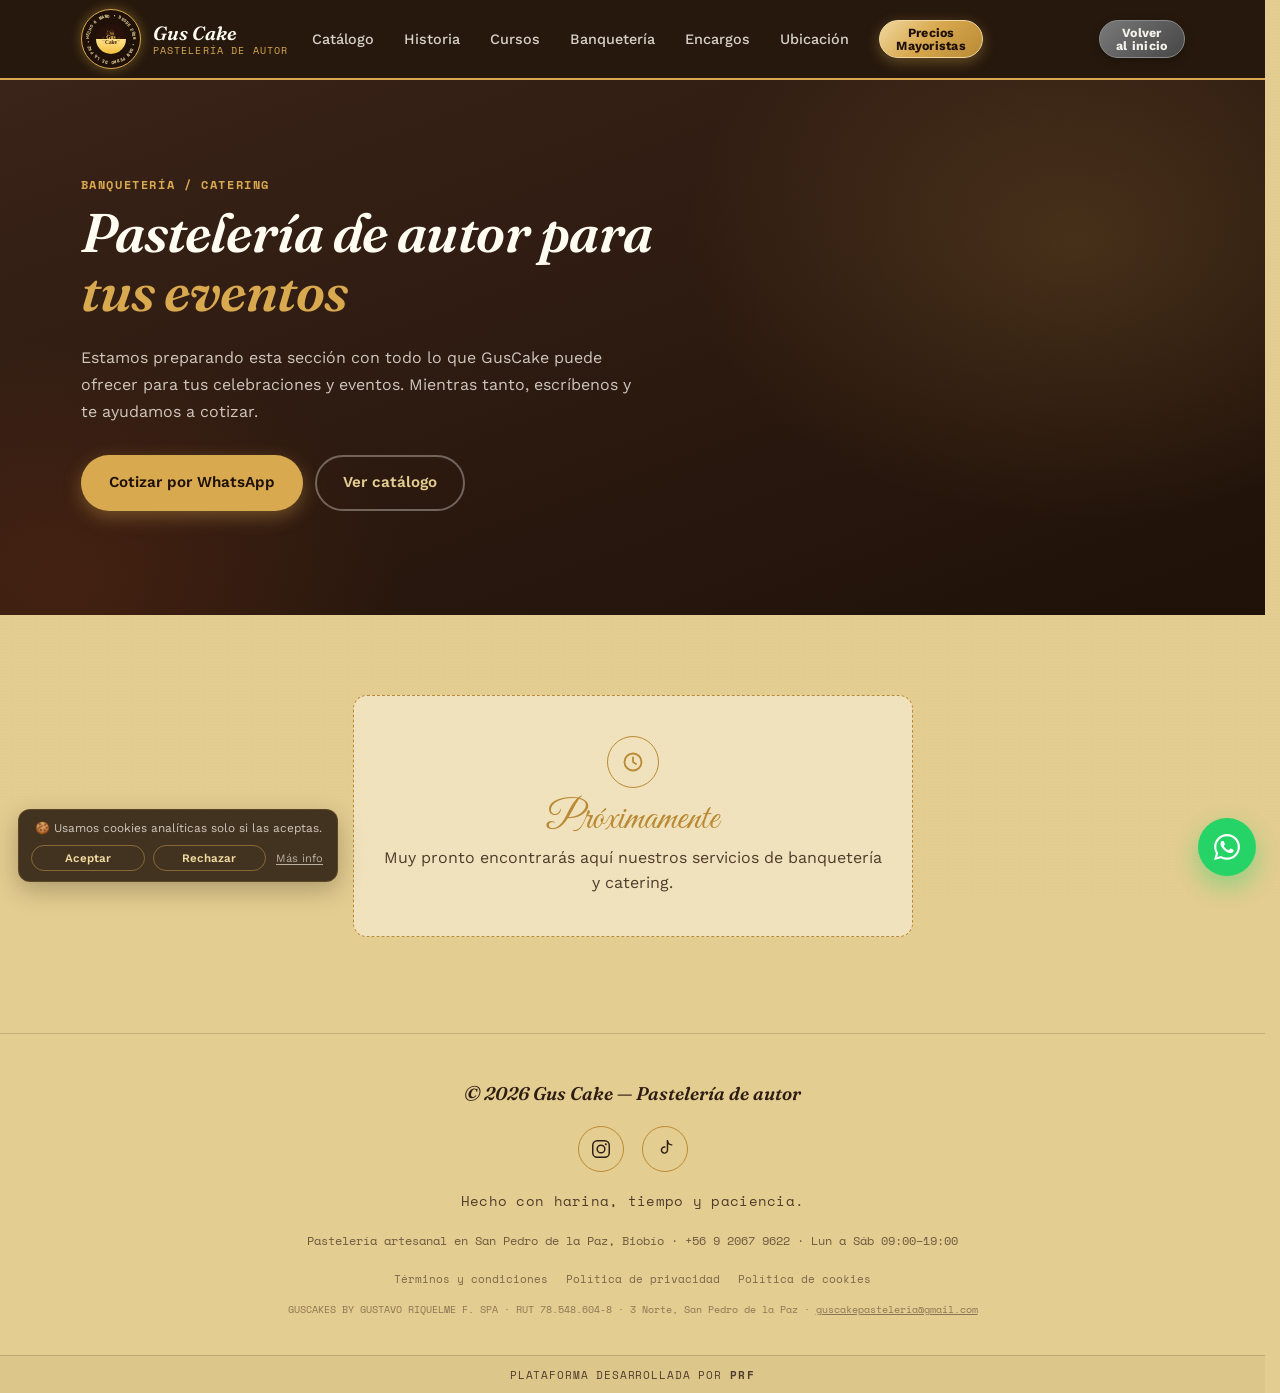
<file: banqueteria-catering/index.html>
<!DOCTYPE html>
<html lang="es">
<head>
<meta charset="UTF-8">
<meta name="viewport" content="width=device-width, initial-scale=1.0">

<!-- Aviso de cookies + Google Analytics 4: Analytics solo se carga si la
     persona acepta las cookies analíticas (ver consent.js y cookies.html). -->
<script src="../consent.js" defer></script>
<!-- Ventanas emergentes de los enlaces legales (ver legal-modal.js) -->
<script src="../legal-modal.js" defer></script>

<!-- SEO — dominio del sitio: https://guscake.cl/ (ver SEO.md)
     Mientras la página esté en construcción queda fuera de Google (noindex).
     Cuando tenga contenido publicado: cambiar a "index, follow" y agregarla a sitemap.xml. -->
<title>Banquetería y Catering | GusCake San Pedro de la Paz</title>
<meta name="description" content="Banquetería y catering de pastelería artesanal GusCake para eventos y celebraciones en San Pedro de la Paz y Gran Concepción.">
<meta name="author" content="GusCake — Gustavo Riquelme Flores">
<meta name="robots" content="noindex, follow">
<link rel="canonical" href="https://guscake.cl/banqueteria-catering/">
<meta name="theme-color" content="#1F1108">

<meta property="og:type" content="website">
<meta property="og:site_name" content="GusCake">
<meta property="og:title" content="Banquetería y Catering | GusCake">
<meta property="og:description" content="Banquetería y catering de pastelería artesanal para tus eventos.">
<meta property="og:locale" content="es_CL">
<meta property="og:url" content="https://guscake.cl/banqueteria-catering/">
<meta property="og:image" content="https://guscake.cl/img/og-image.png">
<meta property="og:image:type" content="image/png">
<meta property="og:image:width" content="1200">
<meta property="og:image:height" content="630">
<meta property="og:image:alt" content="Logo de GusCake — Pastelería Artesanal en San Pedro de la Paz">

<!-- Esta página vive en una subcarpeta: los recursos comunes se cargan con "../" -->
<link rel="icon" href="../img/favicon.svg" type="image/svg+xml" sizes="any">
<link rel="icon" href="../img/favicon.png" type="image/png" sizes="512x512">
<link rel="apple-touch-icon" href="../img/favicon.png">
<link rel="manifest" href="../site.webmanifest">

<link rel="preconnect" href="https://fonts.googleapis.com">
<link rel="preconnect" href="https://fonts.gstatic.com" crossorigin>
<link href="https://fonts.googleapis.com/css2?family=Fraunces:ital,opsz,wght@0,9..144,400;0,9..144,600;0,9..144,700;0,9..144,900;1,9..144,400;1,9..144,500;1,9..144,600&family=Space+Mono:wght@400;700&family=Work+Sans:wght@400;500;600&family=Great+Vibes&display=swap" rel="stylesheet">
<link rel="stylesheet" href="../style.css">
<link rel="stylesheet" href="banqueteria.css">
</head>
<body>

<header class="topbar">
  <div class="wrap topbar-inner">
    <a href="../index.html" class="brand">
      <!-- Logo giratorio: el mismo sello de la sección "Un sueño detrás de cada receta" -->
      <span class="brand-sello">
        <svg viewBox="0 0 120 120" aria-hidden="true">
          <defs><path id="marcaCirculo" d="M60,60 m-45,0 a45,45 0 1,1 90,0 a45,45 0 1,1 -90,0"/></defs>
          <text><textPath href="#marcaCirculo" textLength="280" lengthAdjust="spacing">HECHO A MANO • DESDE 2026 • SAN PEDRO DE LA PAZ •</textPath></text>
        </svg>
        <img src="../img/logo.svg" alt="GusCake — pastelería artesanal" class="brand-sello-logo"
             onerror="this.onerror=null; this.src='../img/logo-icon.png';">
      </span>
      <span class="brand-text">
        <span class="brand-name">Gus Cake</span>
        <span class="brand-sub">Pastelería de autor</span>
      </span>
    </a>
    <nav class="nav">
      <a href="../index.html#vitrina">Catálogo</a>
      <a href="../index.html#nosotros">Historia</a>
      <a href="../cursos-online/">Cursos</a>
      <a href="./" aria-current="page">Banquetería</a>
      <a href="../index.html#pedidos">Encargos</a>
      <a href="../index.html#ubicacion">Ubicación</a>
      <a href="../mayoristas.html" class="nav-stack">Precios<br>Mayoristas</a>
    </nav>
    <div class="topbar-actions">
      <a href="../index.html" class="btn btn-cta"><span class="btn-stack">Volver<br>al inicio</span></a>
      <button class="nav-toggle" id="navToggle" aria-label="Abrir menú" aria-expanded="false">
        <span></span><span></span><span></span>
      </button>
    </div>
  </div>
  <nav class="mobile-nav" id="mobileNav">
    <a href="../index.html#vitrina">Catálogo</a>
    <a href="../index.html#nosotros">Historia</a>
    <a href="../cursos-online/">Cursos</a>
    <a href="./" aria-current="page">Banquetería</a>
    <a href="../index.html#pedidos">Encargos</a>
    <a href="../index.html#ubicacion">Ubicación</a>
    <a href="../mayoristas.html" class="nav-stack">Precios Mayoristas</a>
    <a href="../index.html" class="btn btn-primary mobile-nav-cta">Volver al inicio</a>
  </nav>
</header>

<main>

  <!-- PRESENTACIÓN
       Página en construcción: aquí irá el detalle de los servicios de banquetería y catering.
       Las fotos de esta sección pueden ir en la carpeta banqueteria-catering/img/. -->
  <section class="banqueteria-intro" id="banqueteria">
    <div class="wrap">
      <p class="eyebrow">Banquetería / Catering</p>
      <h1 class="banqueteria-titulo">Pastelería de autor para <em>tus eventos</em></h1>
      <p class="banqueteria-texto">Estamos preparando esta sección con todo lo que GusCake puede ofrecer para tus celebraciones y eventos. Mientras tanto, escríbenos y te ayudamos a cotizar.</p>
      <div class="banqueteria-acciones">
        <a class="btn btn-primary" href="https://wa.me/56920679622?text=Hola%20GusCake,%20quiero%20cotizar%20un%20servicio%20de%20banqueter%C3%ADa%2Fcatering%20para%20un%20evento." target="_blank" rel="noopener">Cotizar por WhatsApp</a>
        <a class="btn btn-outline-light" href="../index.html#vitrina">Ver catálogo</a>
      </div>
    </div>
  </section>

  <!-- CONTENIDO
       Espacio reservado para los servicios, menús, fotos de eventos, etc. -->
  <section class="banqueteria-proximamente">
    <div class="wrap">
      <div class="banqueteria-aviso">
        <span class="banqueteria-aviso-icono" aria-hidden="true">
          <svg viewBox="0 0 24 24"><circle cx="12" cy="12" r="8.5"/><path d="M12 7.5V12l3 2"/></svg>
        </span>
        <p class="banqueteria-aviso-titulo">Próximamente</p>
        <p class="banqueteria-aviso-texto">Muy pronto encontrarás aquí nuestros servicios de banquetería y catering.</p>
      </div>
    </div>
  </section>

</main>

<footer class="footer">
  <div class="wrap footer-main">
    <p class="footer-copy">© <span id="year"></span> Gus Cake — Pastelería de autor</p>

    <div class="footer-social">
      <a href="https://www.instagram.com/guscake_cl/" target="_blank" rel="noopener" class="social-icon" aria-label="Síguenos en Instagram">
        <svg viewBox="0 0 24 24" fill="none" xmlns="http://www.w3.org/2000/svg">
          <rect x="3" y="3" width="18" height="18" rx="5" stroke="currentColor" stroke-width="1.6"/>
          <circle cx="12" cy="12" r="4.2" stroke="currentColor" stroke-width="1.6"/>
          <circle cx="17.3" cy="6.7" r="1.1" fill="currentColor"/>
        </svg>
      </a>
      <a href="https://www.tiktok.com/@gustaavojrf" target="_blank" rel="noopener" class="social-icon" aria-label="Síguenos en TikTok">
        <svg viewBox="0 0 24 24" fill="none" xmlns="http://www.w3.org/2000/svg">
          <path d="M14.7 3v10.2a3.3 3.3 0 1 1-2.9-3.28" stroke="currentColor" stroke-width="1.6" stroke-linecap="round" stroke-linejoin="round"/>
          <path d="M14.7 3c.35 2.7 2.1 4.3 4.6 4.5" stroke="currentColor" stroke-width="1.6" stroke-linecap="round" stroke-linejoin="round"/>
        </svg>
      </a>
    </div>

    <p class="footer-tagline">Hecho con harina, tiempo y paciencia.</p>

    <address class="footer-nap">
      Pastelería artesanal en San Pedro de la Paz, Biobío · <a href="https://wa.me/56920679622">+56 9 2067 9622</a> · Lun a Sáb 09:00–19:00
    </address>

    <!-- Información legal (Ley 19.496, Reglamento de Comercio Electrónico y Ley 19.628 / 21.719).
         Datos del titular del negocio. -->
    <nav class="footer-legal" aria-label="Información legal">
      <a href="../terminos.html">Términos y condiciones</a>
      <a href="../privacidad.html">Política de privacidad</a>
      <a href="../cookies.html">Política de cookies</a>
    </nav>
    <p class="footer-id"><span class="nw">GUSCAKES BY GUSTAVO RIQUELME F. SPA</span> · <span class="nw">RUT 78.548.604-8</span> · <span class="nw">3 Norte, San Pedro de la Paz</span> · <a href="mailto:guscakepasteleria@gmail.com">guscakepasteleria@gmail.com</a></p>
  </div>

  <div class="footer-credit">
    <span class="footer-author">Plataforma desarrollada por <strong>PRF</strong></span>
  </div>
</footer>

<a href="https://wa.me/56920679622" target="_blank" rel="noopener" class="whatsapp-float" aria-label="Chatea por WhatsApp">
  <svg viewBox="0 0 24 24" fill="#fff" xmlns="http://www.w3.org/2000/svg" aria-hidden="true">
    <path d="M.057 24l1.687-6.163a11.867 11.867 0 01-1.587-5.945C.16 5.335 5.495 0 12.05 0a11.817 11.817 0 018.413 3.488 11.824 11.824 0 013.48 8.414c-.003 6.557-5.338 11.892-11.893 11.892a11.9 11.9 0 01-5.688-1.448L.057 24zm6.597-3.807c1.676.995 3.276 1.591 5.392 1.592 5.448 0 9.886-4.434 9.889-9.885.002-5.462-4.415-9.89-9.881-9.892-5.452 0-9.887 4.434-9.889 9.884-.001 2.225.651 3.891 1.746 5.634l-.999 3.648 3.742-.981zm11.387-5.464c-.074-.124-.272-.198-.57-.347-.297-.149-1.758-.868-2.031-.967-.272-.099-.47-.149-.669.149-.198.297-.768.967-.941 1.165-.173.198-.347.223-.644.074-.297-.149-1.255-.462-2.39-1.475-.883-.788-1.48-1.761-1.653-2.059-.173-.297-.018-.458.13-.606.134-.133.297-.347.446-.521.151-.172.2-.296.3-.495.099-.198.05-.372-.025-.521-.075-.148-.669-1.611-.916-2.206-.242-.579-.487-.5-.669-.51a12.784 12.784 0 00-.57-.01c-.198 0-.52.074-.792.372-.272.297-1.04 1.016-1.04 2.479 0 1.462 1.065 2.875 1.213 3.074.149.198 2.095 3.2 5.076 4.487.71.306 1.263.489 1.694.626.712.226 1.36.194 1.872.118.571-.085 1.758-.719 2.006-1.413.248-.695.248-1.29.173-1.414z"/>
  </svg>
</a>

<script>
  // Año dinámico del pie de página
  document.getElementById("year").textContent = new Date().getFullYear();

  // Menú móvil (mismo comportamiento que la página principal)
  const navToggle = document.getElementById("navToggle");
  const mobileNav = document.getElementById("mobileNav");
  navToggle.addEventListener("click", () => {
    const open = mobileNav.classList.toggle("open");
    navToggle.classList.toggle("active", open);
    navToggle.setAttribute("aria-expanded", String(open));
  });
  mobileNav.querySelectorAll("a").forEach((a) =>
    a.addEventListener("click", () => {
      mobileNav.classList.remove("open");
      navToggle.classList.remove("active");
      navToggle.setAttribute("aria-expanded", "false");
    })
  );

  // Transición animada al ir a otra página del sitio: la página actual
  // se desvanece antes de navegar y la siguiente entra con un fundido.
  (function initPageTransitions() {
    const reduceMotion = window.matchMedia("(prefers-reduced-motion: reduce)").matches;
    window.addEventListener("pageshow", () => document.body.classList.remove("is-leaving"));
    if (reduceMotion) return;
    document.querySelectorAll("a[href]").forEach((link) => {
      const href = link.getAttribute("href");
      const distintaPagina =
        href &&
        !href.startsWith("#") &&
        !link.target &&
        link.origin === window.location.origin &&
        link.pathname !== window.location.pathname;
      if (!distintaPagina) return;
      link.addEventListener("click", (e) => {
        if (e.metaKey || e.ctrlKey || e.shiftKey || e.altKey || e.button !== 0) return;
        e.preventDefault();
        document.body.classList.add("is-leaving");
        setTimeout(() => { window.location.href = link.href; }, 320);
      });
    });
  })();
</script>
</body>
</html>
</file>
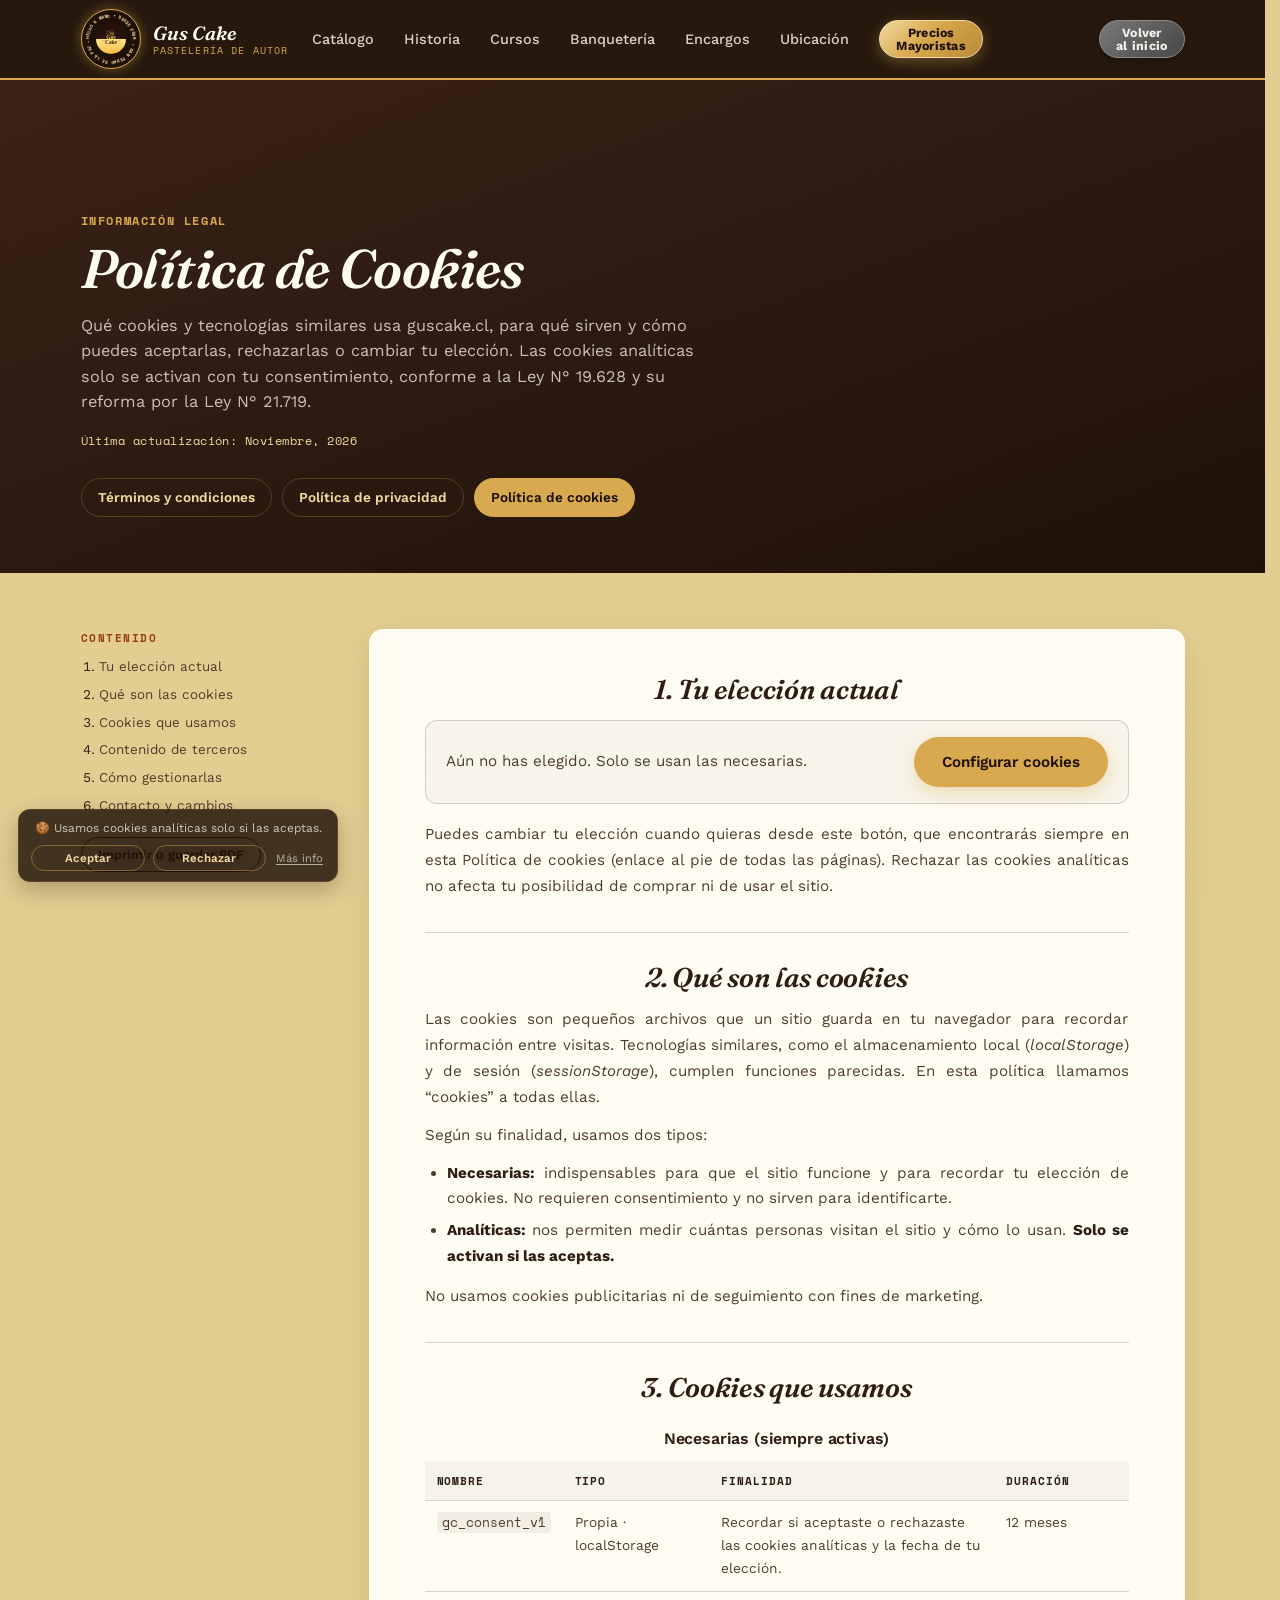
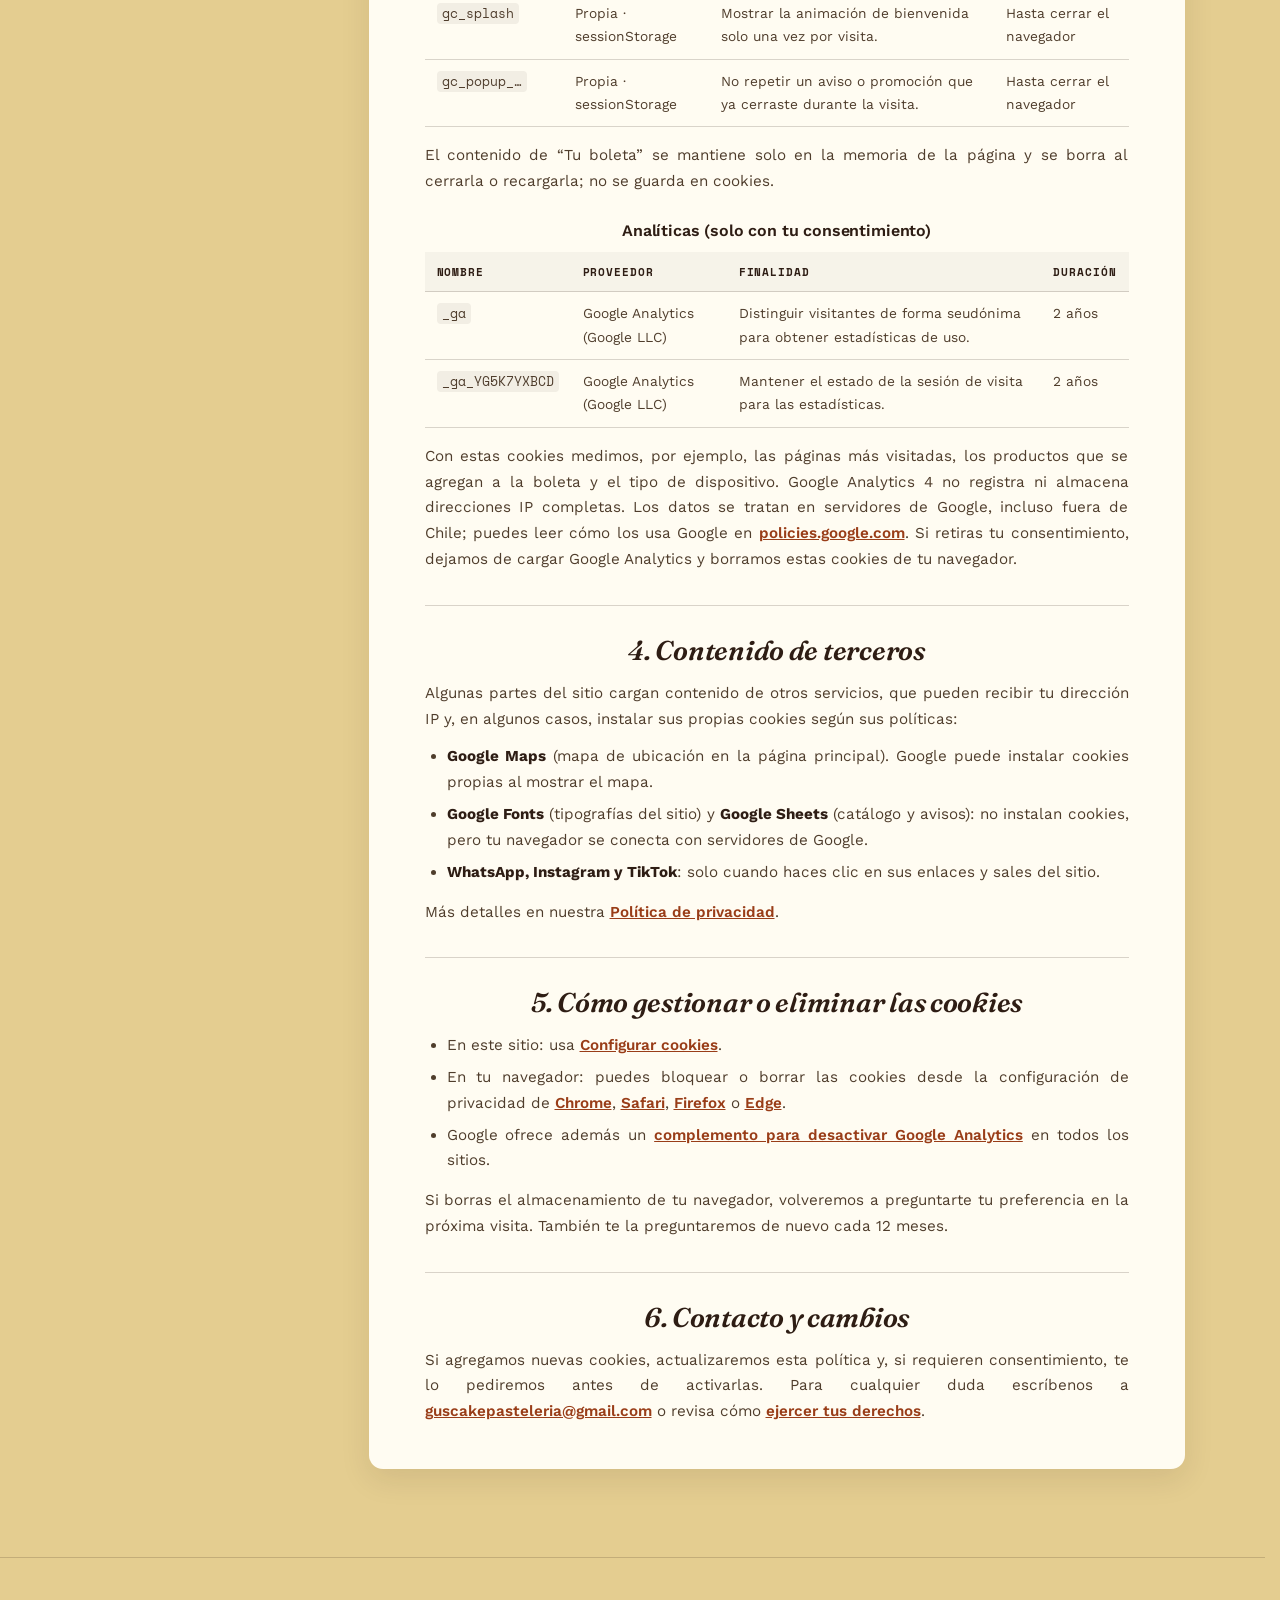
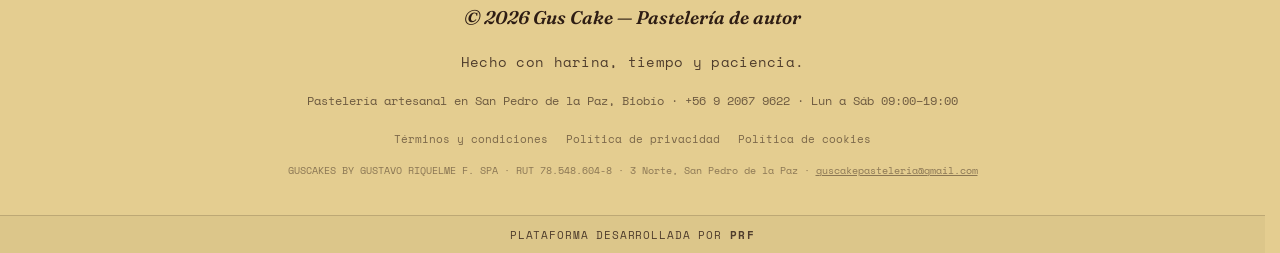
<file: cookies.html>
<!DOCTYPE html>
<html lang="es">
<head>
<meta charset="UTF-8">
<meta name="viewport" content="width=device-width, initial-scale=1.0">

<!-- Aviso de cookies + Google Analytics 4 (solo con consentimiento) -->
<script src="consent.js" defer></script>
<!-- Ventanas emergentes de los enlaces legales (ver legal-modal.js) -->
<script src="legal-modal.js" defer></script>

<title>Política de Cookies | GusCake</title>
<meta name="description" content="Qué cookies usa guscake.cl, para qué sirven y cómo aceptarlas, rechazarlas o cambiar tu elección. Google Analytics solo se activa con tu consentimiento.">
<meta name="robots" content="index, follow">
<link rel="canonical" href="https://guscake.cl/cookies.html">
<meta name="theme-color" content="#1F1108">

<link rel="icon" href="img/favicon.svg" type="image/svg+xml" sizes="any">
<link rel="icon" href="img/favicon.png" type="image/png" sizes="512x512">
<link rel="apple-touch-icon" href="img/favicon.png">
<link rel="manifest" href="site.webmanifest">

<link rel="preconnect" href="https://fonts.googleapis.com">
<link rel="preconnect" href="https://fonts.gstatic.com" crossorigin>
<link href="https://fonts.googleapis.com/css2?family=Fraunces:ital,opsz,wght@0,9..144,400;0,9..144,600;0,9..144,700;0,9..144,900;1,9..144,400;1,9..144,500;1,9..144,600&family=Space+Mono:wght@400;700&family=Work+Sans:wght@400;500;600&family=Great+Vibes&display=swap" rel="stylesheet">
<link rel="stylesheet" href="style.css">
<link rel="stylesheet" href="legal.css">
</head>
<body>

<header class="topbar">
  <div class="wrap topbar-inner">
    <a href="index.html" class="brand">
      <span class="brand-sello">
        <svg viewBox="0 0 120 120" aria-hidden="true">
          <defs><path id="marcaCirculo" d="M60,60 m-45,0 a45,45 0 1,1 90,0 a45,45 0 1,1 -90,0"/></defs>
          <text><textPath href="#marcaCirculo" textLength="280" lengthAdjust="spacing">HECHO A MANO • DESDE 2026 • SAN PEDRO DE LA PAZ •</textPath></text>
        </svg>
        <img src="img/logo.svg" alt="GusCake — pastelería artesanal" class="brand-sello-logo"
             onerror="this.onerror=null; this.src='img/logo-icon.png';">
      </span>
      <span class="brand-text">
        <span class="brand-name">Gus Cake</span>
        <span class="brand-sub">Pastelería de autor</span>
      </span>
    </a>
    <nav class="nav">
      <a href="index.html#vitrina">Catálogo</a>
      <a href="index.html#nosotros">Historia</a>
      <a href="cursos-online/">Cursos</a>
      <a href="banqueteria-catering/">Banquetería</a>
      <a href="index.html#pedidos">Encargos</a>
      <a href="index.html#ubicacion">Ubicación</a>
      <a href="mayoristas.html" class="nav-stack">Precios<br>Mayoristas</a>
    </nav>
    <div class="topbar-actions">
      <a href="index.html" class="btn btn-cta"><span class="btn-stack">Volver<br>al inicio</span></a>
      <button class="nav-toggle" id="navToggle" aria-label="Abrir menú" aria-expanded="false">
        <span></span><span></span><span></span>
      </button>
    </div>
  </div>
  <nav class="mobile-nav" id="mobileNav">
    <a href="index.html#vitrina">Catálogo</a>
    <a href="index.html#nosotros">Historia</a>
    <a href="cursos-online/">Cursos</a>
    <a href="banqueteria-catering/">Banquetería</a>
    <a href="index.html#pedidos">Encargos</a>
    <a href="index.html#ubicacion">Ubicación</a>
    <a href="mayoristas.html" class="nav-stack">Precios Mayoristas</a>
    <a href="index.html" class="btn btn-primary mobile-nav-cta">Volver al inicio</a>
  </nav>
</header>

<main>
  <section class="legal-hero">
    <div class="wrap">
      <p class="eyebrow">Información legal</p>
      <h1>Política de Cookies</h1>
      <p class="legal-lead">Qué cookies y tecnologías similares usa guscake.cl, para qué sirven y cómo puedes aceptarlas, rechazarlas o cambiar tu elección. Las cookies analíticas solo se activan con tu consentimiento, conforme a la Ley N° 19.628 y su reforma por la Ley N° 21.719.</p>
      <p class="legal-meta">Última actualización: Noviembre, 2026</p>
      <nav class="legal-tabs" aria-label="Documentos legales">
        <a href="terminos.html">Términos y condiciones</a>
        <a href="privacidad.html">Política de privacidad</a>
        <a href="cookies.html" aria-current="page">Política de cookies</a>
      </nav>
    </div>
  </section>

  <div class="legal-body">
    <div class="wrap legal-layout">
      <aside class="legal-toc">
        <p class="legal-toc-title">Contenido</p>
        <ol>
          <li><a href="#tu-eleccion">Tu elección actual</a></li>
          <li><a href="#que-son">Qué son las cookies</a></li>
          <li><a href="#cuales">Cookies que usamos</a></li>
          <li><a href="#terceros">Contenido de terceros</a></li>
          <li><a href="#gestionar">Cómo gestionarlas</a></li>
          <li><a href="#contacto">Contacto y cambios</a></li>
        </ol>
        <button type="button" class="legal-print" data-print>Imprimir o guardar PDF</button>
      </aside>

      <article class="legal-doc">

        <section id="tu-eleccion">
          <h2>1. Tu elección actual</h2>
          <div class="cookie-status-box">
            <p data-cookie-status>Cargando tu preferencia…</p>
            <button type="button" class="btn btn-primary" data-cookie-settings>Configurar cookies</button>
          </div>
          <p>Puedes cambiar tu elección cuando quieras desde este botón, que encontrarás siempre en esta Política de cookies (enlace al pie de todas las páginas). Rechazar las cookies analíticas no afecta tu posibilidad de comprar ni de usar el sitio.</p>
        </section>

        <section id="que-son">
          <h2>2. Qué son las cookies</h2>
          <p>Las cookies son pequeños archivos que un sitio guarda en tu navegador para recordar información entre visitas. Tecnologías similares, como el almacenamiento local (<em>localStorage</em>) y de sesión (<em>sessionStorage</em>), cumplen funciones parecidas. En esta política llamamos “cookies” a todas ellas.</p>
          <p>Según su finalidad, usamos dos tipos:</p>
          <ul>
            <li><strong>Necesarias:</strong> indispensables para que el sitio funcione y para recordar tu elección de cookies. No requieren consentimiento y no sirven para identificarte.</li>
            <li><strong>Analíticas:</strong> nos permiten medir cuántas personas visitan el sitio y cómo lo usan. <strong>Solo se activan si las aceptas.</strong></li>
          </ul>
          <p>No usamos cookies publicitarias ni de seguimiento con fines de marketing.</p>
        </section>

        <section id="cuales">
          <h2>3. Cookies que usamos</h2>
          <h3>Necesarias (siempre activas)</h3>
          <div class="legal-table-wrap">
            <table class="legal-table">
              <thead><tr><th>Nombre</th><th>Tipo</th><th>Finalidad</th><th>Duración</th></tr></thead>
              <tbody>
                <tr><td><code>gc_consent_v1</code></td><td>Propia · localStorage</td><td>Recordar si aceptaste o rechazaste las cookies analíticas y la fecha de tu elección.</td><td>12 meses</td></tr>
                <tr><td><code>gc_splash</code></td><td>Propia · sessionStorage</td><td>Mostrar la animación de bienvenida solo una vez por visita.</td><td>Hasta cerrar el navegador</td></tr>
                <tr><td><code>gc_popup_…</code></td><td>Propia · sessionStorage</td><td>No repetir un aviso o promoción que ya cerraste durante la visita.</td><td>Hasta cerrar el navegador</td></tr>
              </tbody>
            </table>
          </div>
          <p>El contenido de “Tu boleta” se mantiene solo en la memoria de la página y se borra al cerrarla o recargarla; no se guarda en cookies.</p>

          <h3>Analíticas (solo con tu consentimiento)</h3>
          <div class="legal-table-wrap">
            <table class="legal-table">
              <thead><tr><th>Nombre</th><th>Proveedor</th><th>Finalidad</th><th>Duración</th></tr></thead>
              <tbody>
                <tr><td><code>_ga</code></td><td>Google Analytics (Google LLC)</td><td>Distinguir visitantes de forma seudónima para obtener estadísticas de uso.</td><td>2 años</td></tr>
                <tr><td><code>_ga_YG5K7YXBCD</code></td><td>Google Analytics (Google LLC)</td><td>Mantener el estado de la sesión de visita para las estadísticas.</td><td>2 años</td></tr>
              </tbody>
            </table>
          </div>
          <p>Con estas cookies medimos, por ejemplo, las páginas más visitadas, los productos que se agregan a la boleta y el tipo de dispositivo. Google Analytics 4 no registra ni almacena direcciones IP completas. Los datos se tratan en servidores de Google, incluso fuera de Chile; puedes leer cómo los usa Google en <a href="https://policies.google.com/technologies/partner-sites?hl=es" target="_blank" rel="noopener">policies.google.com</a>. Si retiras tu consentimiento, dejamos de cargar Google Analytics y borramos estas cookies de tu navegador.</p>
        </section>

        <section id="terceros">
          <h2>4. Contenido de terceros</h2>
          <p>Algunas partes del sitio cargan contenido de otros servicios, que pueden recibir tu dirección IP y, en algunos casos, instalar sus propias cookies según sus políticas:</p>
          <ul>
            <li><strong>Google Maps</strong> (mapa de ubicación en la página principal). Google puede instalar cookies propias al mostrar el mapa.</li>
            <li><strong>Google Fonts</strong> (tipografías del sitio) y <strong>Google Sheets</strong> (catálogo y avisos): no instalan cookies, pero tu navegador se conecta con servidores de Google.</li>
            <li><strong>WhatsApp, Instagram y TikTok</strong>: solo cuando haces clic en sus enlaces y sales del sitio.</li>
          </ul>
          <p>Más detalles en nuestra <a href="privacidad.html#terceros">Política de privacidad</a>.</p>
        </section>

        <section id="gestionar">
          <h2>5. Cómo gestionar o eliminar las cookies</h2>
          <ul>
            <li>En este sitio: usa <button type="button" class="footer-legal-btn" data-cookie-settings>Configurar cookies</button>.</li>
            <li>En tu navegador: puedes bloquear o borrar las cookies desde la configuración de privacidad de <a href="https://support.google.com/chrome/answer/95647?hl=es" target="_blank" rel="noopener">Chrome</a>, <a href="https://support.apple.com/es-cl/guide/safari/sfri11471/mac" target="_blank" rel="noopener">Safari</a>, <a href="https://support.mozilla.org/es/kb/Borrar%20cookies" target="_blank" rel="noopener">Firefox</a> o <a href="https://support.microsoft.com/es-es/microsoft-edge/eliminar-las-cookies-en-microsoft-edge-63947406-40ac-c3b8-57b9-2a946a29ae09" target="_blank" rel="noopener">Edge</a>.</li>
            <li>Google ofrece además un <a href="https://tools.google.com/dlpage/gaoptout?hl=es" target="_blank" rel="noopener">complemento para desactivar Google Analytics</a> en todos los sitios.</li>
          </ul>
          <p>Si borras el almacenamiento de tu navegador, volveremos a preguntarte tu preferencia en la próxima visita. También te la preguntaremos de nuevo cada 12 meses.</p>
        </section>

        <section id="contacto">
          <h2>6. Contacto y cambios</h2>
          <p>Si agregamos nuevas cookies, actualizaremos esta política y, si requieren consentimiento, te lo pediremos antes de activarlas. Para cualquier duda escríbenos a <a href="mailto:guscakepasteleria@gmail.com">guscakepasteleria@gmail.com</a> o revisa cómo <a href="privacidad.html#derechos">ejercer tus derechos</a>.</p>
        </section>

      </article>
    </div>
  </div>
</main>

<footer class="footer">
  <div class="wrap footer-main">
    <p class="footer-copy">© <span id="year"></span> Gus Cake — Pastelería de autor</p>
    <p class="footer-tagline">Hecho con harina, tiempo y paciencia.</p>
    <address class="footer-nap">
      Pastelería artesanal en San Pedro de la Paz, Biobío · <a href="https://wa.me/56920679622">+56 9 2067 9622</a> · Lun a Sáb 09:00–19:00
    </address>

    <nav class="footer-legal" aria-label="Información legal">
      <a href="terminos.html">Términos y condiciones</a>
      <a href="privacidad.html">Política de privacidad</a>
      <a href="cookies.html">Política de cookies</a>
    </nav>
    <p class="footer-id"><span class="nw">GUSCAKES BY GUSTAVO RIQUELME F. SPA</span> · <span class="nw">RUT 78.548.604-8</span> · <span class="nw">3 Norte, San Pedro de la Paz</span> · <a href="mailto:guscakepasteleria@gmail.com">guscakepasteleria@gmail.com</a></p>
  </div>

  <div class="footer-credit">
    <span class="footer-author">Plataforma desarrollada por <strong>PRF</strong></span>
  </div>
</footer>

<script src="legal.js"></script>
</body>
</html>
</file>
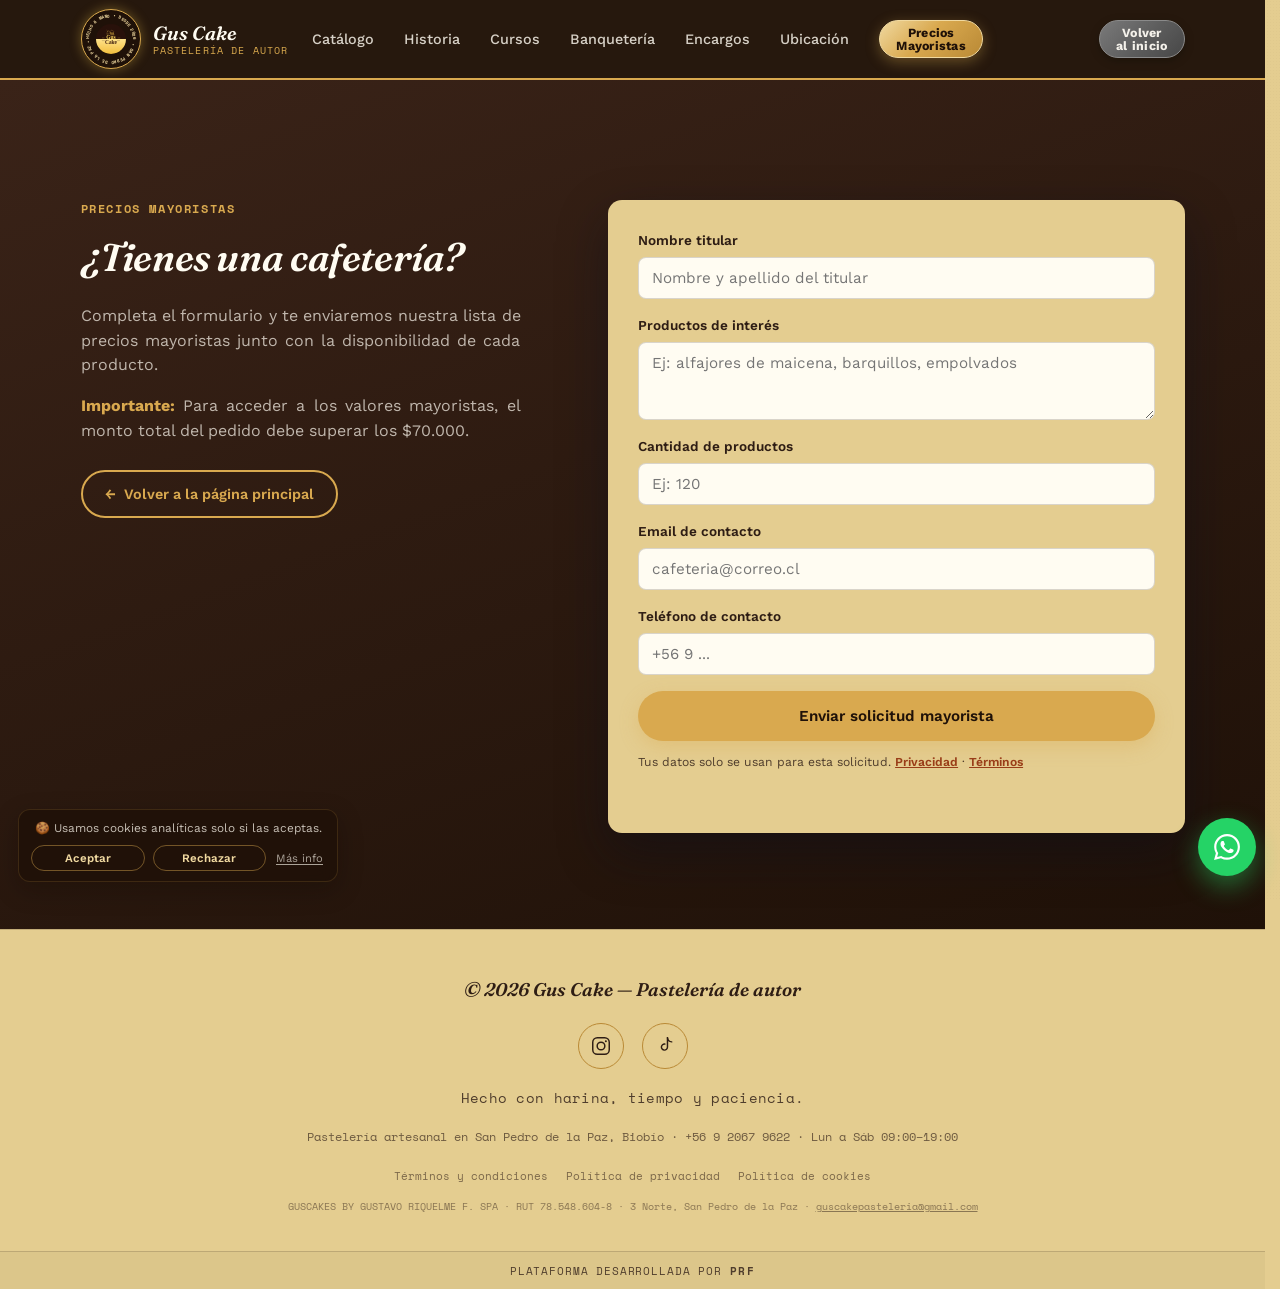
<file: mayoristas.html>
<!DOCTYPE html>
<html lang="es">
<head>
<meta charset="UTF-8">
<meta name="viewport" content="width=device-width, initial-scale=1.0">

<!-- Aviso de cookies + Google Analytics 4: Analytics solo se carga si la
     persona acepta las cookies analíticas (ver consent.js y cookies.html). -->
<script src="consent.js" defer></script>
<!-- Ventanas emergentes de los enlaces legales (ver legal-modal.js) -->
<script src="legal-modal.js" defer></script>

<!-- SEO — dominio del sitio: https://guscake.cl/ (ver SEO.md) -->
<title>Precios Mayoristas para Cafeterías | GusCake San Pedro de la Paz</title>
<meta name="description" content="Precios mayoristas de pastelería artesanal para cafeterías en San Pedro de la Paz y Gran Concepción: alfajores, empolvados, barquillos y más. Solicita la lista de precios (pedido mínimo $70.000).">
<meta name="author" content="GusCake — Gustavo Riquelme Flores">
<meta name="robots" content="index, follow, max-image-preview:large">
<link rel="canonical" href="https://guscake.cl/mayoristas.html">
<meta name="theme-color" content="#1F1108">

<meta property="og:type" content="website">
<meta property="og:site_name" content="GusCake">
<meta property="og:title" content="Precios Mayoristas para Cafeterías | GusCake">
<meta property="og:description" content="Pastelería artesanal al por mayor para cafeterías en San Pedro de la Paz y Gran Concepción. Solicita la lista de precios mayoristas.">
<meta property="og:locale" content="es_CL">
<meta property="og:url" content="https://guscake.cl/mayoristas.html">
<meta property="og:image" content="https://guscake.cl/img/og-image.png">
<meta property="og:image:type" content="image/png">
<meta property="og:image:width" content="1200">
<meta property="og:image:height" content="630">
<meta property="og:image:alt" content="Logo de GusCake — Pastelería Artesanal en San Pedro de la Paz">

<!-- Favicon = logo GusCake (SVG redondeado + PNG cuadrado de respaldo) -->
<link rel="icon" href="img/favicon.svg" type="image/svg+xml" sizes="any">
<link rel="icon" href="img/favicon.png" type="image/png" sizes="512x512">
<link rel="apple-touch-icon" href="img/favicon.png">
<link rel="manifest" href="site.webmanifest">

<link rel="preconnect" href="https://fonts.googleapis.com">
<link rel="preconnect" href="https://fonts.gstatic.com" crossorigin>
<link href="https://fonts.googleapis.com/css2?family=Fraunces:ital,opsz,wght@0,9..144,400;0,9..144,600;0,9..144,700;0,9..144,900;1,9..144,400;1,9..144,500;1,9..144,600&family=Space+Mono:wght@400;700&family=Work+Sans:wght@400;500;600&family=Great+Vibes&display=swap" rel="stylesheet">
<link rel="stylesheet" href="style.css">
</head>
<body>

<header class="topbar">
  <div class="wrap topbar-inner">
    <a href="index.html" class="brand">
      <!-- Logo giratorio: el mismo sello de la sección "Un sueño detrás de cada receta" -->
      <span class="brand-sello">
        <svg viewBox="0 0 120 120" aria-hidden="true">
          <defs><path id="marcaCirculo" d="M60,60 m-45,0 a45,45 0 1,1 90,0 a45,45 0 1,1 -90,0"/></defs>
          <text><textPath href="#marcaCirculo" textLength="280" lengthAdjust="spacing">HECHO A MANO • DESDE 2026 • SAN PEDRO DE LA PAZ •</textPath></text>
        </svg>
        <img src="img/logo.svg" alt="GusCake — pastelería artesanal" class="brand-sello-logo"
             onerror="this.onerror=null; this.src='img/logo-icon.png';">
      </span>
      <span class="brand-text">
        <span class="brand-name">Gus Cake</span>
        <span class="brand-sub">Pastelería de autor</span>
      </span>
    </a>
    <nav class="nav">
      <a href="index.html#vitrina">Catálogo</a>
      <a href="index.html#nosotros">Historia</a>
      <a href="cursos-online/">Cursos</a>
      <a href="banqueteria-catering/">Banquetería</a>
      <a href="index.html#pedidos">Encargos</a>
      <a href="index.html#ubicacion">Ubicación</a>
      <a href="mayoristas.html" class="nav-stack" aria-current="page">Precios<br>Mayoristas</a>
    </nav>
    <div class="topbar-actions">
      <a href="index.html" class="btn btn-cta"><span class="btn-stack">Volver<br>al inicio</span></a>
      <button class="nav-toggle" id="navToggle" aria-label="Abrir menú" aria-expanded="false">
        <span></span><span></span><span></span>
      </button>
    </div>
  </div>
  <nav class="mobile-nav" id="mobileNav">
    <a href="index.html#vitrina">Catálogo</a>
    <a href="index.html#nosotros">Historia</a>
    <a href="cursos-online/">Cursos</a>
    <a href="banqueteria-catering/">Banquetería</a>
    <a href="index.html#pedidos">Encargos</a>
    <a href="index.html#ubicacion">Ubicación</a>
    <a href="mayoristas.html" class="nav-stack" aria-current="page">Precios Mayoristas</a>
    <a href="index.html" class="btn btn-primary mobile-nav-cta">Volver al inicio</a>
  </nav>
</header>

<main>

  <!-- PRECIOS MAYORISTAS -->
  <section class="pedidos" id="mayoristas">
    <div class="wrap pedidos-grid">
      <div>
        <p class="eyebrow">Precios mayoristas</p>
        <h2>¿Tienes una cafetería?</h2>
        <p class="pedidos-text">Completa el formulario y te enviaremos nuestra lista de precios mayoristas junto con la disponibilidad de cada producto.</p>
        <p class="pedidos-text"><strong>Importante:</strong> Para acceder a los valores mayoristas, el monto total del pedido debe superar los $70.000.</p>
        <a class="btn btn-back" href="index.html">
          <span class="btn-back-arrow" aria-hidden="true">←</span> Volver a la página principal
        </a>
      </div>

      <form class="order-form" id="mayoristaForm" action="https://formspree.io/f/mljewqqa" method="POST">
        <input type="hidden" name="_subject" value="Solicitud de precios mayoristas — GusCake">
        <input type="text" class="form-hp" name="_gotcha" tabindex="-1" autocomplete="off" aria-hidden="true">
        <label>
          Nombre titular
          <input type="text" name="nombre_titular" required placeholder="Nombre y apellido del titular">
        </label>
        <label>
          Productos de interés
          <textarea name="productos_interes" rows="3" required placeholder="Ej: alfajores de maicena, barquillos, empolvados"></textarea>
        </label>
        <label>
          Cantidad de productos
          <input type="number" name="cantidad_productos" min="1" required placeholder="Ej: 120">
        </label>
        <label>
          Email de contacto
          <input type="email" name="email" required placeholder="cafeteria@correo.cl">
        </label>
        <label>
          Teléfono de contacto
          <input type="tel" name="telefono" required placeholder="+56 9 ...">
        </label>
        <button type="submit" class="btn btn-primary">Enviar solicitud mayorista</button>
        <!-- Información al momento de recoger los datos (Ley 19.628 / 21.719) -->
        <p class="form-legal">Tus datos solo se usan para esta solicitud. <a href="privacidad.html">Privacidad</a> · <a href="terminos.html#condiciones-mayoristas">Términos</a></p>
        <p class="form-note" id="mayoristaNote"></p>
      </form>
    </div>
  </section>

</main>

<footer class="footer">
  <div class="wrap footer-main">
    <p class="footer-copy">© <span id="year"></span> Gus Cake — Pastelería de autor</p>

    <div class="footer-social">
      <a href="https://www.instagram.com/guscake_cl/" target="_blank" rel="noopener" class="social-icon" aria-label="Síguenos en Instagram">
        <svg viewBox="0 0 24 24" fill="none" xmlns="http://www.w3.org/2000/svg">
          <rect x="3" y="3" width="18" height="18" rx="5" stroke="currentColor" stroke-width="1.6"/>
          <circle cx="12" cy="12" r="4.2" stroke="currentColor" stroke-width="1.6"/>
          <circle cx="17.3" cy="6.7" r="1.1" fill="currentColor"/>
        </svg>
      </a>
      <a href="https://www.tiktok.com/@gustaavojrf" target="_blank" rel="noopener" class="social-icon" aria-label="Síguenos en TikTok">
        <svg viewBox="0 0 24 24" fill="none" xmlns="http://www.w3.org/2000/svg">
          <path d="M14.7 3v10.2a3.3 3.3 0 1 1-2.9-3.28" stroke="currentColor" stroke-width="1.6" stroke-linecap="round" stroke-linejoin="round"/>
          <path d="M14.7 3c.35 2.7 2.1 4.3 4.6 4.5" stroke="currentColor" stroke-width="1.6" stroke-linecap="round" stroke-linejoin="round"/>
        </svg>
      </a>
    </div>

    <p class="footer-tagline">Hecho con harina, tiempo y paciencia.</p>

    <address class="footer-nap">
      Pastelería artesanal en San Pedro de la Paz, Biobío · <a href="https://wa.me/56920679622">+56 9 2067 9622</a> · Lun a Sáb 09:00–19:00
    </address>

    <!-- Información legal (Ley 19.496, Reglamento de Comercio Electrónico y Ley 19.628 / 21.719).
         Datos del titular del negocio. -->
    <nav class="footer-legal" aria-label="Información legal">
      <a href="terminos.html">Términos y condiciones</a>
      <a href="privacidad.html">Política de privacidad</a>
      <a href="cookies.html">Política de cookies</a>
    </nav>
    <p class="footer-id"><span class="nw">GUSCAKES BY GUSTAVO RIQUELME F. SPA</span> · <span class="nw">RUT 78.548.604-8</span> · <span class="nw">3 Norte, San Pedro de la Paz</span> · <a href="mailto:guscakepasteleria@gmail.com">guscakepasteleria@gmail.com</a></p>
  </div>

  <div class="footer-credit">
    <span class="footer-author">Plataforma desarrollada por <strong>PRF</strong></span>
  </div>
</footer>

<a href="https://wa.me/56920679622" target="_blank" rel="noopener" class="whatsapp-float" aria-label="Chatea por WhatsApp">
  <svg viewBox="0 0 24 24" fill="#fff" xmlns="http://www.w3.org/2000/svg" aria-hidden="true">
    <path d="M.057 24l1.687-6.163a11.867 11.867 0 01-1.587-5.945C.16 5.335 5.495 0 12.05 0a11.817 11.817 0 018.413 3.488 11.824 11.824 0 013.48 8.414c-.003 6.557-5.338 11.892-11.893 11.892a11.9 11.9 0 01-5.688-1.448L.057 24zm6.597-3.807c1.676.995 3.276 1.591 5.392 1.592 5.448 0 9.886-4.434 9.889-9.885.002-5.462-4.415-9.89-9.881-9.892-5.452 0-9.887 4.434-9.889 9.884-.001 2.225.651 3.891 1.746 5.634l-.999 3.648 3.742-.981zm11.387-5.464c-.074-.124-.272-.198-.57-.347-.297-.149-1.758-.868-2.031-.967-.272-.099-.47-.149-.669.149-.198.297-.768.967-.941 1.165-.173.198-.347.223-.644.074-.297-.149-1.255-.462-2.39-1.475-.883-.788-1.48-1.761-1.653-2.059-.173-.297-.018-.458.13-.606.134-.133.297-.347.446-.521.151-.172.2-.296.3-.495.099-.198.05-.372-.025-.521-.075-.148-.669-1.611-.916-2.206-.242-.579-.487-.5-.669-.51a12.784 12.784 0 00-.57-.01c-.198 0-.52.074-.792.372-.272.297-1.04 1.016-1.04 2.479 0 1.462 1.065 2.875 1.213 3.074.149.198 2.095 3.2 5.076 4.487.71.306 1.263.489 1.694.626.712.226 1.36.194 1.872.118.571-.085 1.758-.719 2.006-1.413.248-.695.248-1.29.173-1.414z"/>
  </svg>
</a>

<script>
  // Año dinámico del pie de página
  document.getElementById("year").textContent = new Date().getFullYear();

  // Menú móvil (mismo comportamiento que la página principal)
  const navToggle = document.getElementById("navToggle");
  const mobileNav = document.getElementById("mobileNav");
  navToggle.addEventListener("click", () => {
    const open = mobileNav.classList.toggle("open");
    navToggle.classList.toggle("active", open);
    navToggle.setAttribute("aria-expanded", String(open));
  });
  mobileNav.querySelectorAll("a").forEach((a) =>
    a.addEventListener("click", () => {
      mobileNav.classList.remove("open");
      navToggle.classList.remove("active");
      navToggle.setAttribute("aria-expanded", "false");
    })
  );

  // Aviso "Próximamente" (mismo comportamiento que la página principal)
  (function initSoonLinks() {
    let modal;
    const close = () => modal && modal.classList.remove("open");
    document.querySelectorAll(".js-soon").forEach((link) => {
      link.addEventListener("click", (e) => {
        e.preventDefault();
        if (!modal) {
          modal = document.createElement("div");
          modal.className = "soon-modal";
          modal.innerHTML = `
            <div class="soon-modal-box" role="dialog" aria-modal="true" aria-labelledby="soonTitle">
              <span class="soon-modal-icon">✨</span>
              <h3 id="soonTitle" class="soon-modal-title"></h3>
              <p class="soon-modal-text">¡Próximamente!</p>
              <button type="button" class="btn btn-primary soon-modal-close">Entendido</button>
            </div>`;
          document.body.appendChild(modal);
          modal.addEventListener("click", (ev) => {
            if (ev.target === modal || ev.target.closest(".soon-modal-close")) close();
          });
          document.addEventListener("keydown", (ev) => { if (ev.key === "Escape") close(); });
        }
        modal.querySelector(".soon-modal-title").textContent = link.dataset.soon || "";
        modal.classList.add("open");
        modal.querySelector(".soon-modal-close").focus();
      });
    });
  })();

  // Transición animada al volver a otra página del sitio: la página actual
  // se desvanece antes de navegar y la siguiente entra con un fundido.
  (function initPageTransitions() {
    const reduceMotion = window.matchMedia("(prefers-reduced-motion: reduce)").matches;
    window.addEventListener("pageshow", () => document.body.classList.remove("is-leaving"));
    if (reduceMotion) return;
    document.querySelectorAll("a[href]").forEach((link) => {
      const href = link.getAttribute("href");
      const distintaPagina =
        href &&
        !href.startsWith("#") &&
        !link.target &&
        link.origin === window.location.origin &&
        link.pathname !== window.location.pathname;
      if (!distintaPagina) return;
      link.addEventListener("click", (e) => {
        if (e.metaKey || e.ctrlKey || e.shiftKey || e.altKey || e.button !== 0) return;
        e.preventDefault();
        document.body.classList.add("is-leaving");
        setTimeout(() => { window.location.href = link.href; }, 320);
      });
    });
  })();

  // Mensaje animado de "formulario enviado" (copia de la función de script.js).
  function showFormSuccess(message) {
    const anterior = document.querySelector(".form-success");
    if (anterior) anterior.remove();

    const overlay = document.createElement("div");
    overlay.className = "form-success";
    overlay.setAttribute("role", "dialog");
    overlay.setAttribute("aria-live", "assertive");
    overlay.innerHTML =
      '<div class="form-success-card">' +
      '<svg class="form-success-check" viewBox="0 0 52 52" aria-hidden="true">' +
      '<circle cx="26" cy="26" r="24"></circle>' +
      '<path d="M14 27l8 8 16-16"></path>' +
      "</svg>" +
      '<p class="form-success-title">¡Formulario enviado correctamente!</p>' +
      '<p class="form-success-text">' + message + "</p>" +
      '<button type="button" class="btn btn-primary form-success-close">Cerrar</button>' +
      "</div>";
    document.body.appendChild(overlay);

    const cerrar = () => {
      overlay.classList.add("is-closing");
      setTimeout(() => overlay.remove(), 300);
    };
    overlay.addEventListener("click", (e) => {
      if (e.target === overlay || e.target.classList.contains("form-success-close")) cerrar();
    });
    document.addEventListener("keydown", function esc(e) {
      if (e.key === "Escape") {
        cerrar();
        document.removeEventListener("keydown", esc);
      }
    });
    setTimeout(cerrar, 6000);
  }

  // Envío del formulario mayorista: mismo endpoint de Formspree que el
  // formulario de encargos, así llega al correo registrado en el código.
  const form = document.getElementById("mayoristaForm");
  const note = document.getElementById("mayoristaNote");
  form.addEventListener("submit", (e) => {
    e.preventDefault();

    // Honeypot anti-spam: si el campo trampa viene lleno, es un bot -> se descarta.
    if (form.elements._gotcha && form.elements._gotcha.value) return;

    // Ningún campo puede quedar vacío: si falta algo, el navegador
    // muestra el aviso y no se envía.
    if (!form.checkValidity()) {
      form.reportValidity();
      return;
    }

    const formData = new FormData(form);
    fetch(form.action, {
      method: "POST",
      body: formData,
      headers: { Accept: "application/json" },
    })
      .then((response) => {
        if (response.ok) {
          form.reset();
          showFormSuccess("Revisaremos tu solicitud y te contactaremos con los precios mayoristas.");
        } else {
          note.textContent = "No pudimos enviarlo. Escríbenos directo por WhatsApp, por favor.";
        }
      })
      .catch(() => {
        note.textContent = "No pudimos enviarlo. Escríbenos directo por WhatsApp, por favor.";
      })
      .finally(() => {
        setTimeout(() => (note.textContent = ""), 5000);
      });
  });
</script>
</body>
</html>
</file>
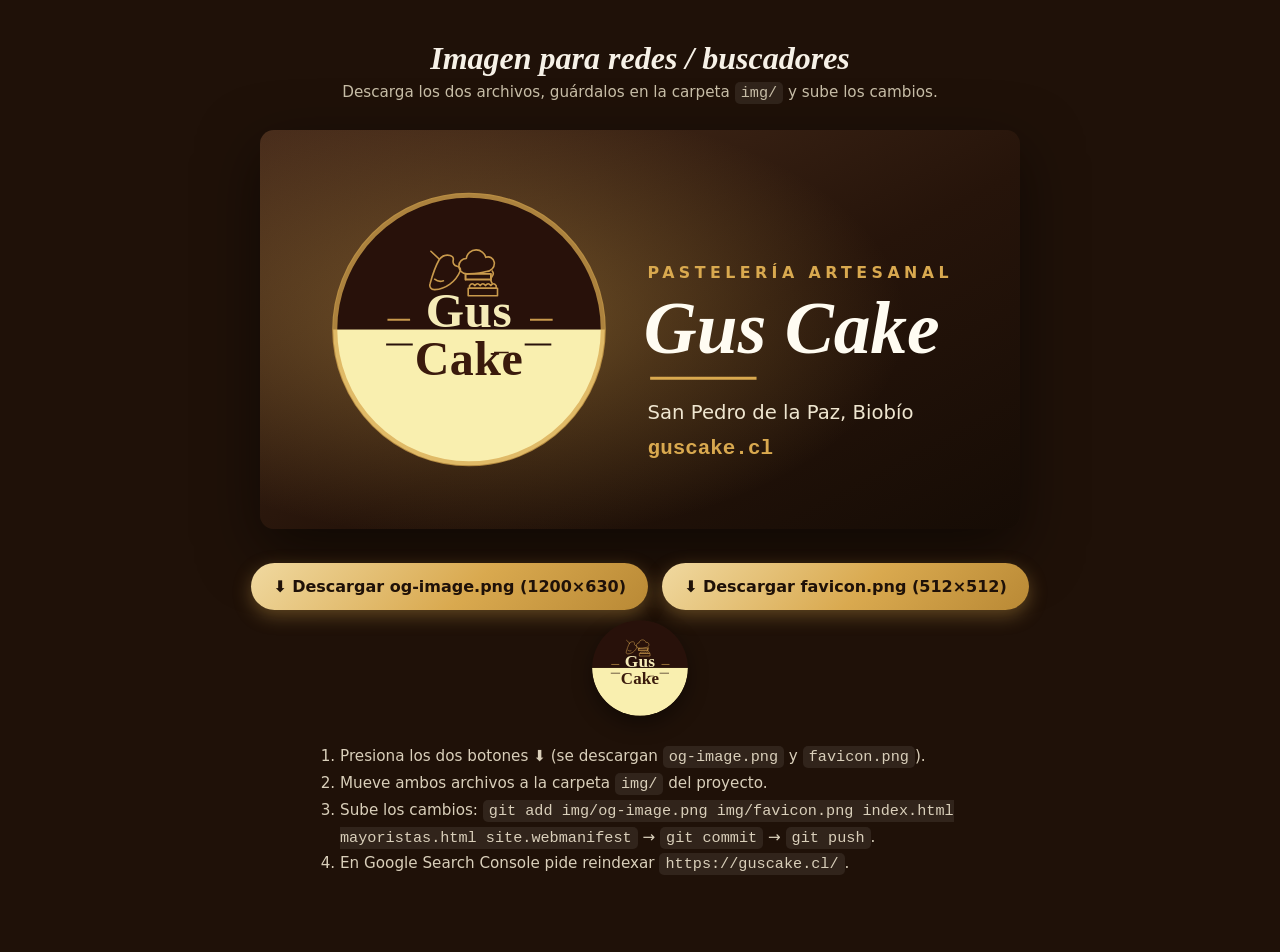
<file: og-image.html>
<!DOCTYPE html>
<html lang="es">
<head>
<meta charset="UTF-8">
<meta name="viewport" content="width=device-width, initial-scale=1.0">
<meta name="robots" content="noindex">
<title>Generador de imagen para redes / favicon — GusCake</title>
<style>
  body{
    margin:0; padding:40px 20px 80px;
    background:#1F1108; color:#F6F1E7;
    font-family:system-ui, "Segoe UI", Arial, sans-serif;
    text-align:center;
  }
  h1{ font-family:Georgia, serif; font-style:italic; font-weight:600; margin:0 0 6px; }
  p.sub{ color:#c9bfa8; margin:0 0 28px; font-size:0.95rem; }
  .preview{
    display:inline-block; border-radius:14px; overflow:hidden;
    box-shadow:0 20px 60px rgba(0,0,0,.5); max-width:100%;
  }
  .preview svg{ display:block; width:min(760px, 92vw); height:auto; }
  .buttons{ margin:30px 0 10px; display:flex; gap:14px; justify-content:center; flex-wrap:wrap; }
  button{
    font:inherit; font-weight:700; cursor:pointer;
    padding:14px 22px; border-radius:999px; border:none;
    background:linear-gradient(135deg,#F0D9A0,#D9A94F 55%,#B98935);
    color:#1F1108;
    box-shadow:0 6px 18px rgba(217,169,79,.35);
  }
  button:hover{ filter:brightness(1.06); }
  ol{ display:inline-block; text-align:left; max-width:640px; margin:24px auto 0; color:#d9cfba; line-height:1.7; font-size:0.95rem; }
  code{ background:rgba(255,255,255,.08); padding:2px 6px; border-radius:5px; }
  .fav-preview{ margin-top:8px; }
  .fav-preview svg{ width:96px; height:96px; border-radius:50%; box-shadow:0 8px 20px rgba(0,0,0,.4); }
</style>
</head>
<body>

  <h1>Imagen para redes / buscadores</h1>
  <p class="sub">Descarga los dos archivos, guárdalos en la carpeta <code>img/</code> y sube los cambios.</p>

  <!-- ====== TARJETA 1200×630 (og:image) ====== -->
  <div class="preview">
    <svg id="card" xmlns="http://www.w3.org/2000/svg" width="1200" height="630" viewBox="0 0 1200 630" font-family="Georgia, 'Times New Roman', serif">
      <defs>
        <linearGradient id="bg" x1="0" y1="0" x2="1" y2="1">
          <stop offset="0" stop-color="#4a2e1c"/>
          <stop offset="0.55" stop-color="#26140a"/>
          <stop offset="1" stop-color="#160c05"/>
        </linearGradient>
        <radialGradient id="glow" cx="0.30" cy="0.48" r="0.55">
          <stop offset="0" stop-color="#D9A94F" stop-opacity="0.38"/>
          <stop offset="1" stop-color="#D9A94F" stop-opacity="0"/>
        </radialGradient>
        <clipPath id="roundLogo"><circle cx="511" cy="509.5" r="509.5"/></clipPath>
      </defs>

      <rect width="1200" height="630" fill="url(#bg)"/>
      <rect width="1200" height="630" fill="url(#glow)"/>

      <!-- logo redondo, escalado a ~430 px y centrado en (330, 315) -->
      <g transform="translate(115,101) scale(0.4207)">
        <g clip-path="url(#roundLogo)">
          <rect x="0" y="0" width="1022" height="509" fill="#28110A"/>
          <rect x="0" y="509" width="1022" height="510" fill="#F9EFAF"/>
          <g fill="none" stroke="#C99A4C" stroke-width="6" stroke-linejoin="round" stroke-linecap="round">
            <path d="M498 300 h95 v20 h-95 z"/>
            <path d="M503 300 c-18 0 -30 -14 -30 -30 c0 -16 13 -28 28 -28 c2 -18 18 -32 37 -32 c17 0 32 12 36 28 c14 -6 30 3 32 19 c2 18 -12 34 -30 34 c-24 8 -49 8 -73 9 z"/>
            <line x1="498" y1="300" x2="498" y2="322"/>
            <line x1="593" y1="300" x2="593" y2="322"/>
            <line x1="498" y1="322" x2="593" y2="322"/>
          </g>
          <g fill="none" stroke="#C99A4C" stroke-width="6" stroke-linecap="round" stroke-linejoin="round">
            <path d="M400 245 c10 -12 25 -18 40 -14 c8 2 14 8 12 16 c-3 12 3 22 14 24 c10 2 15 10 12 18 c-16 40 -55 68 -95 70 c-14 1 -22 -9 -18 -22 c8 -30 18 -62 35 -92 z"/>
            <path d="M400 245 l-32 -30"/>
            <path d="M382 320 c10 8 22 10 33 6"/>
          </g>
          <g fill="none" stroke="#C99A4C" stroke-width="6" stroke-linejoin="round" stroke-linecap="round">
            <path d="M598 335 c-6 -8 -6 -18 0 -26 c6 -8 6 -14 0 -20"/>
            <path d="M513 344 q10 -14 20 0 q10 -14 20 0 q10 -14 20 0 q10 -14 20 0 q10 -14 20 0 v10 h-100 z"/>
            <path d="M508 354 h110 v28 h-110 z"/>
          </g>
          <line x1="205" y1="472" x2="290" y2="472" stroke="#C99A4C" stroke-width="7"/>
          <line x1="740" y1="472" x2="825" y2="472" stroke="#C99A4C" stroke-width="7"/>
          <text x="511" y="500" font-size="185" font-weight="700" fill="#F5EBB8" text-anchor="middle" letter-spacing="2">Gus</text>
          <line x1="200" y1="565" x2="300" y2="565" stroke="#28110A" stroke-width="7"/>
          <line x1="720" y1="565" x2="820" y2="565" stroke="#28110A" stroke-width="7"/>
          <text x="511" y="680" font-size="180" font-weight="700" fill="#3A1A0C" text-anchor="middle" letter-spacing="2">Cake</text>
          <line x1="605" y1="595" x2="660" y2="595" stroke="#3A1A0C" stroke-width="6"/>
        </g>
      </g>
      <circle cx="330" cy="315" r="212" fill="none" stroke="#D9A94F" stroke-width="8" opacity="0.75"/>

      <!-- texto -->
      <text x="612" y="234" font-family="system-ui, Arial, sans-serif" font-size="25" font-weight="700" letter-spacing="7" fill="#D9A94F">PASTELERÍA ARTESANAL</text>
      <text x="606" y="352" font-size="116" font-style="italic" font-weight="700" fill="#FFFCF2">Gus Cake</text>
      <line x1="616" y1="392" x2="784" y2="392" stroke="#D9A94F" stroke-width="5"/>
      <text x="612" y="456" font-family="system-ui, Arial, sans-serif" font-size="31" fill="#EFE6D0">San Pedro de la Paz, Biobío</text>
      <text x="612" y="512" font-family="'Courier New', monospace" font-size="33" font-weight="700" fill="#D9A94F">guscake.cl</text>
    </svg>
  </div>

  <div class="buttons">
    <button id="dlOg">⬇ Descargar og-image.png (1200×630)</button>
    <button id="dlFav">⬇ Descargar favicon.png (512×512)</button>
  </div>

  <div class="fav-preview">
    <!-- solo el logo redondo, para el favicon -->
    <svg id="faviconSvg" xmlns="http://www.w3.org/2000/svg" viewBox="0 0 1022 1019" font-family="Georgia, serif">
      <defs><clipPath id="roundFav"><circle cx="511" cy="509.5" r="509.5"/></clipPath></defs>
      <g clip-path="url(#roundFav)">
        <rect x="0" y="0" width="1022" height="509" fill="#28110A"/>
        <rect x="0" y="509" width="1022" height="510" fill="#F9EFAF"/>
        <g fill="none" stroke="#C99A4C" stroke-width="6" stroke-linejoin="round" stroke-linecap="round">
          <path d="M498 300 h95 v20 h-95 z"/>
          <path d="M503 300 c-18 0 -30 -14 -30 -30 c0 -16 13 -28 28 -28 c2 -18 18 -32 37 -32 c17 0 32 12 36 28 c14 -6 30 3 32 19 c2 18 -12 34 -30 34 c-24 8 -49 8 -73 9 z"/>
          <line x1="498" y1="300" x2="498" y2="322"/>
          <line x1="593" y1="300" x2="593" y2="322"/>
          <line x1="498" y1="322" x2="593" y2="322"/>
        </g>
        <g fill="none" stroke="#C99A4C" stroke-width="6" stroke-linecap="round" stroke-linejoin="round">
          <path d="M400 245 c10 -12 25 -18 40 -14 c8 2 14 8 12 16 c-3 12 3 22 14 24 c10 2 15 10 12 18 c-16 40 -55 68 -95 70 c-14 1 -22 -9 -18 -22 c8 -30 18 -62 35 -92 z"/>
          <path d="M400 245 l-32 -30"/>
          <path d="M382 320 c10 8 22 10 33 6"/>
        </g>
        <g fill="none" stroke="#C99A4C" stroke-width="6" stroke-linejoin="round" stroke-linecap="round">
          <path d="M598 335 c-6 -8 -6 -18 0 -26 c6 -8 6 -14 0 -20"/>
          <path d="M513 344 q10 -14 20 0 q10 -14 20 0 q10 -14 20 0 q10 -14 20 0 q10 -14 20 0 v10 h-100 z"/>
          <path d="M508 354 h110 v28 h-110 z"/>
        </g>
        <line x1="205" y1="472" x2="290" y2="472" stroke="#C99A4C" stroke-width="7"/>
        <line x1="740" y1="472" x2="825" y2="472" stroke="#C99A4C" stroke-width="7"/>
        <text x="511" y="500" font-size="185" font-weight="700" fill="#F5EBB8" text-anchor="middle" letter-spacing="2">Gus</text>
        <line x1="200" y1="565" x2="300" y2="565" stroke="#28110A" stroke-width="7"/>
        <line x1="720" y1="565" x2="820" y2="565" stroke="#28110A" stroke-width="7"/>
        <text x="511" y="680" font-size="180" font-weight="700" fill="#3A1A0C" text-anchor="middle" letter-spacing="2">Cake</text>
        <line x1="605" y1="595" x2="660" y2="595" stroke="#3A1A0C" stroke-width="6"/>
      </g>
    </svg>
  </div>

  <ol>
    <li>Presiona los dos botones ⬇ (se descargan <code>og-image.png</code> y <code>favicon.png</code>).</li>
    <li>Mueve ambos archivos a la carpeta <code>img/</code> del proyecto.</li>
    <li>Sube los cambios: <code>git add img/og-image.png img/favicon.png index.html mayoristas.html site.webmanifest</code> → <code>git commit</code> → <code>git push</code>.</li>
    <li>En Google Search Console pide reindexar <code>https://guscake.cl/</code>.</li>
  </ol>

<script>
  function svgToPng(svgEl, w, h, filename) {
    const clone = svgEl.cloneNode(true);
    clone.setAttribute("width", w);
    clone.setAttribute("height", h);
    const str = new XMLSerializer().serializeToString(clone);
    const svgBlob = new Blob([str], { type: "image/svg+xml;charset=utf-8" });
    const url = URL.createObjectURL(svgBlob);
    const img = new Image();
    img.onload = function () {
      const canvas = document.createElement("canvas");
      canvas.width = w;
      canvas.height = h;
      canvas.getContext("2d").drawImage(img, 0, 0, w, h);
      URL.revokeObjectURL(url);
      canvas.toBlob(function (blob) {
        const a = document.createElement("a");
        a.href = URL.createObjectURL(blob);
        a.download = filename;
        document.body.appendChild(a);
        a.click();
        a.remove();
        setTimeout(function () { URL.revokeObjectURL(a.href); }, 2000);
      }, "image/png");
    };
    img.onerror = function () { alert("No se pudo generar la imagen en este navegador."); };
    img.src = url;
  }

  document.getElementById("dlOg").addEventListener("click", function () {
    svgToPng(document.getElementById("card"), 1200, 630, "og-image.png");
  });
  document.getElementById("dlFav").addEventListener("click", function () {
    svgToPng(document.getElementById("faviconSvg"), 512, 512, "favicon.png");
  });
</script>
</body>
</html>
</file>
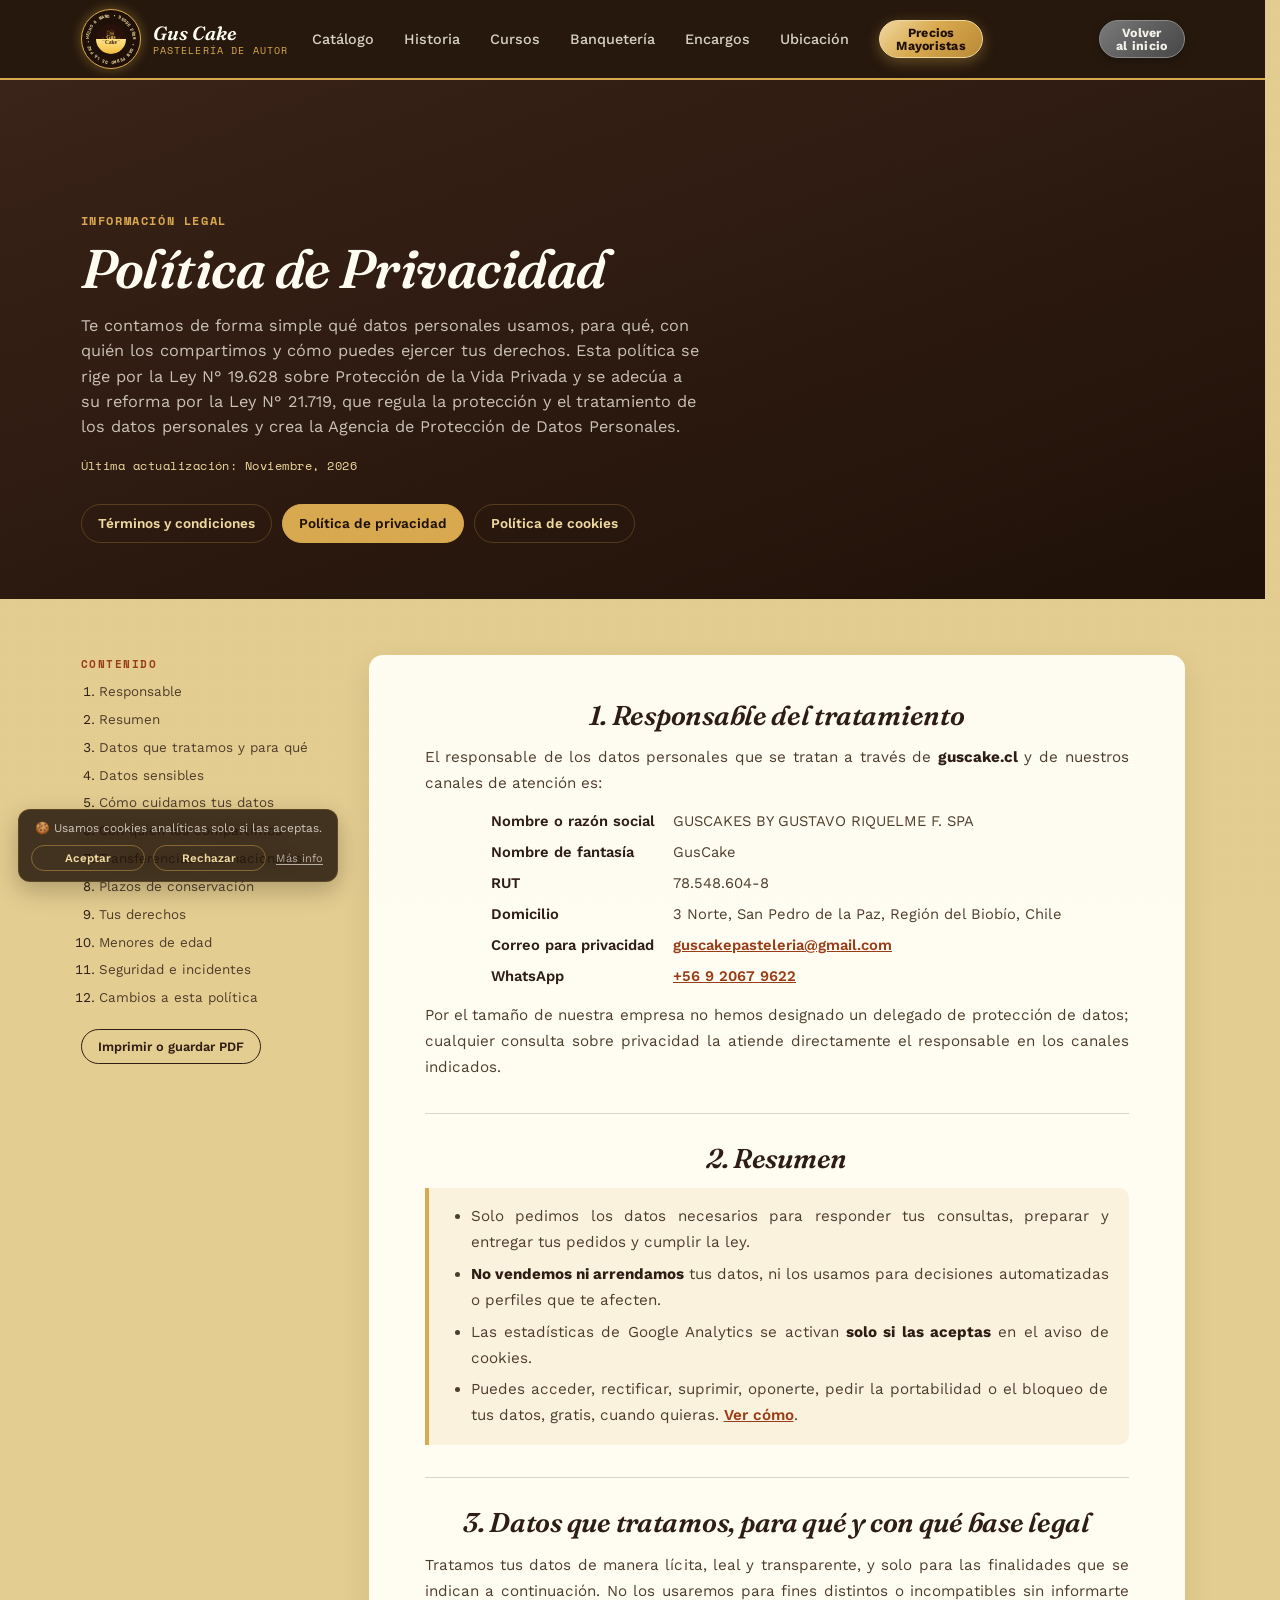
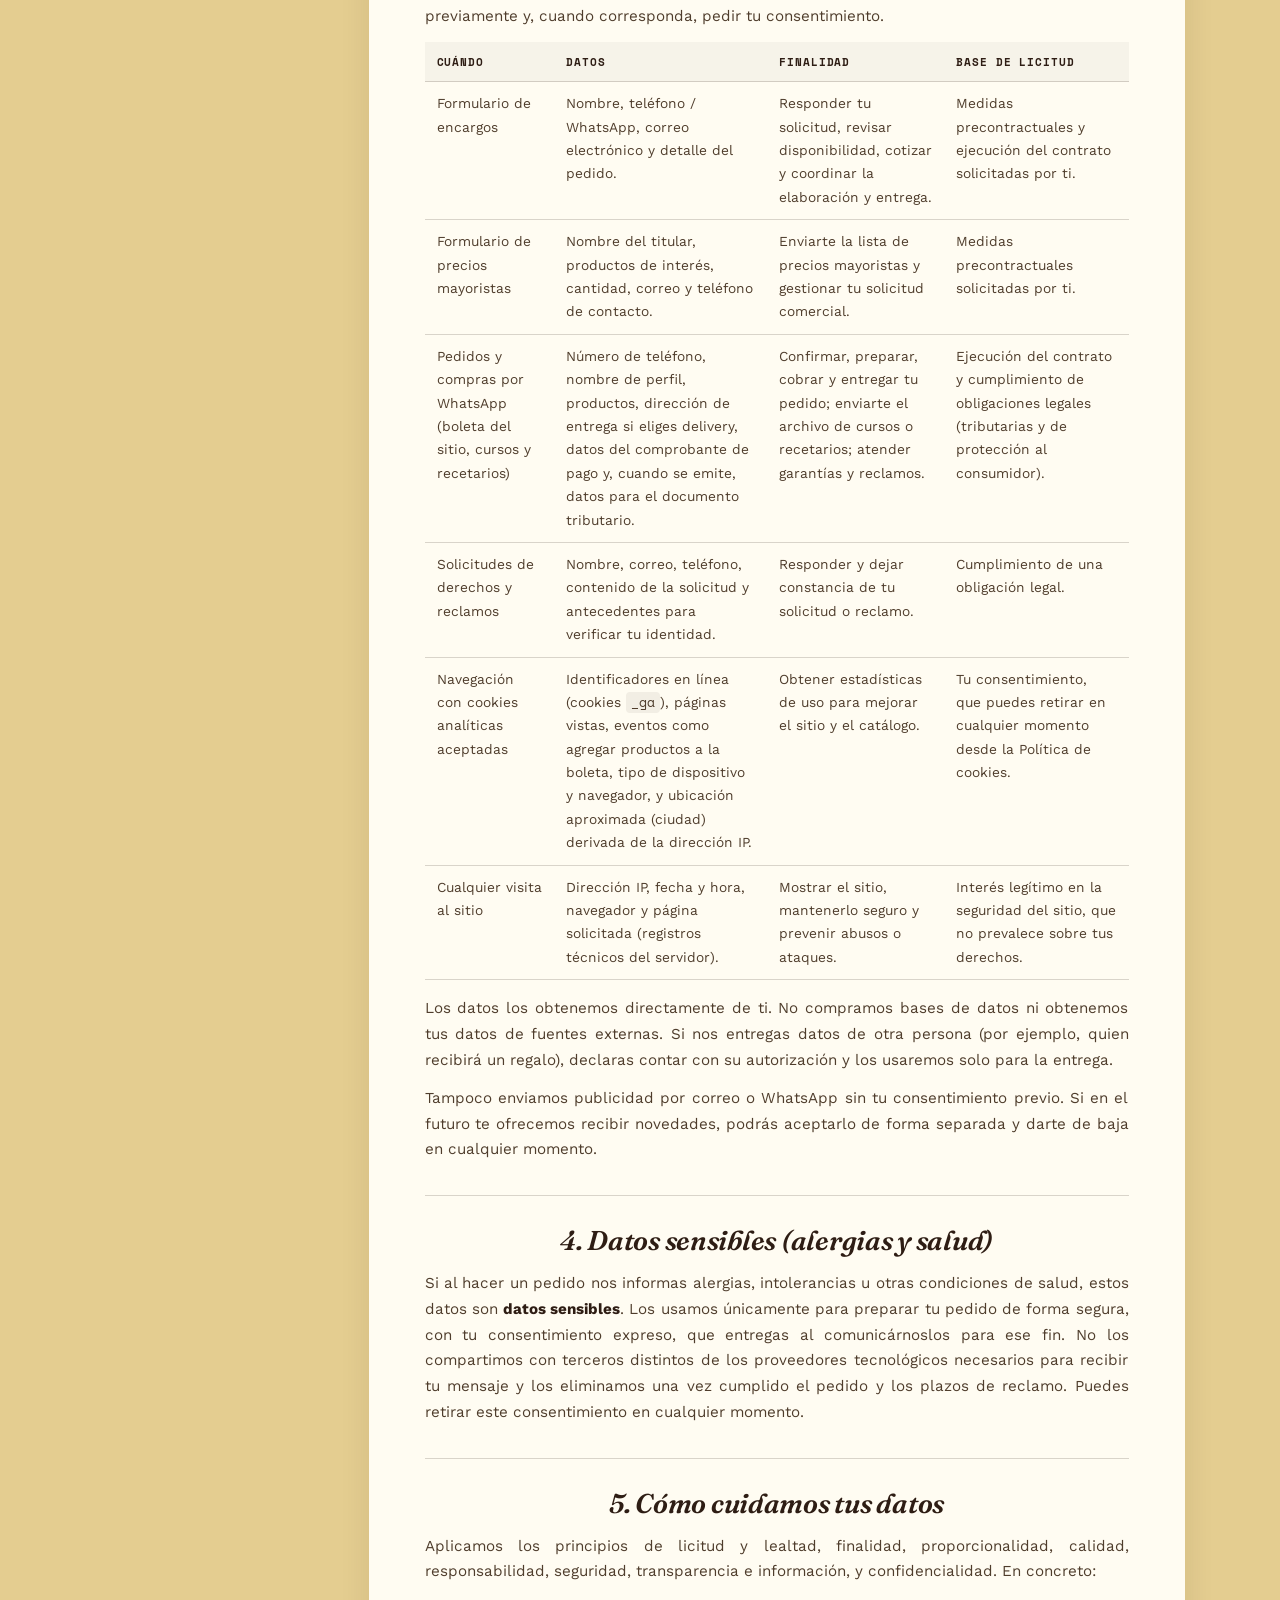
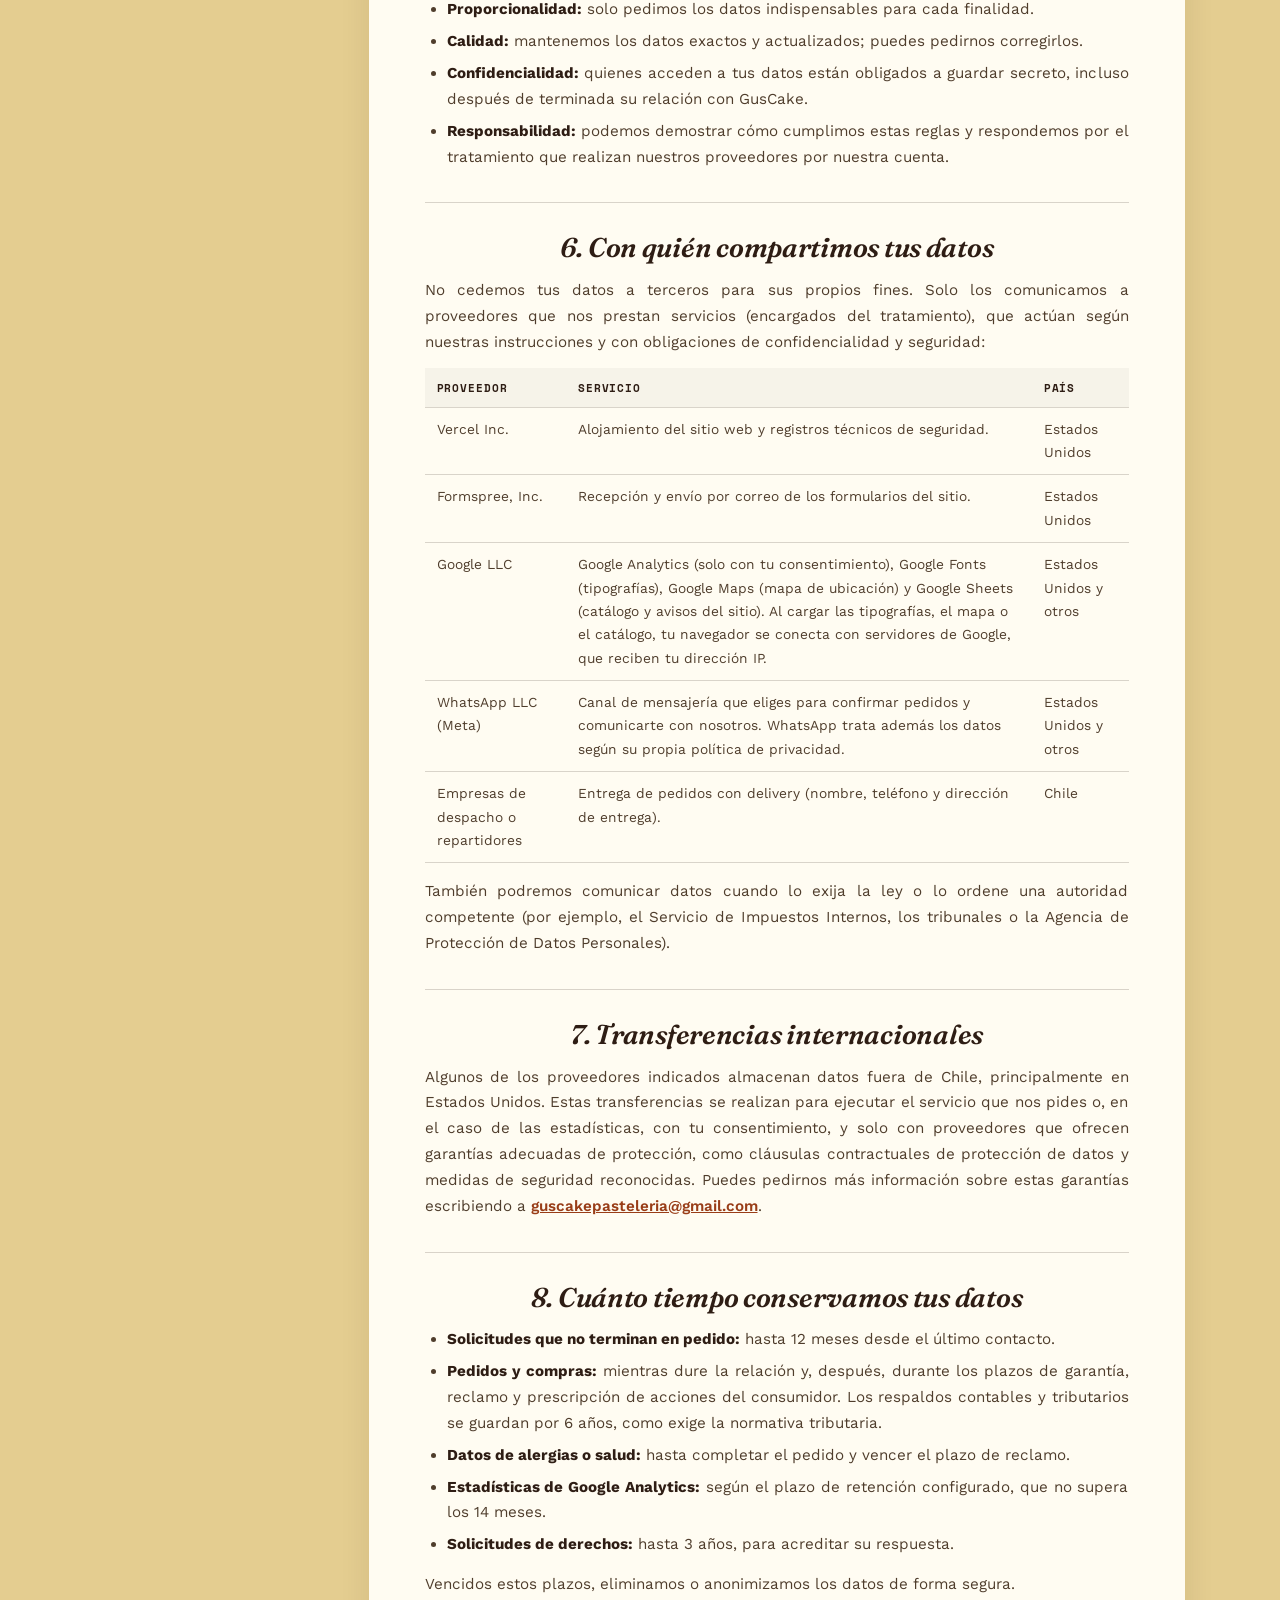
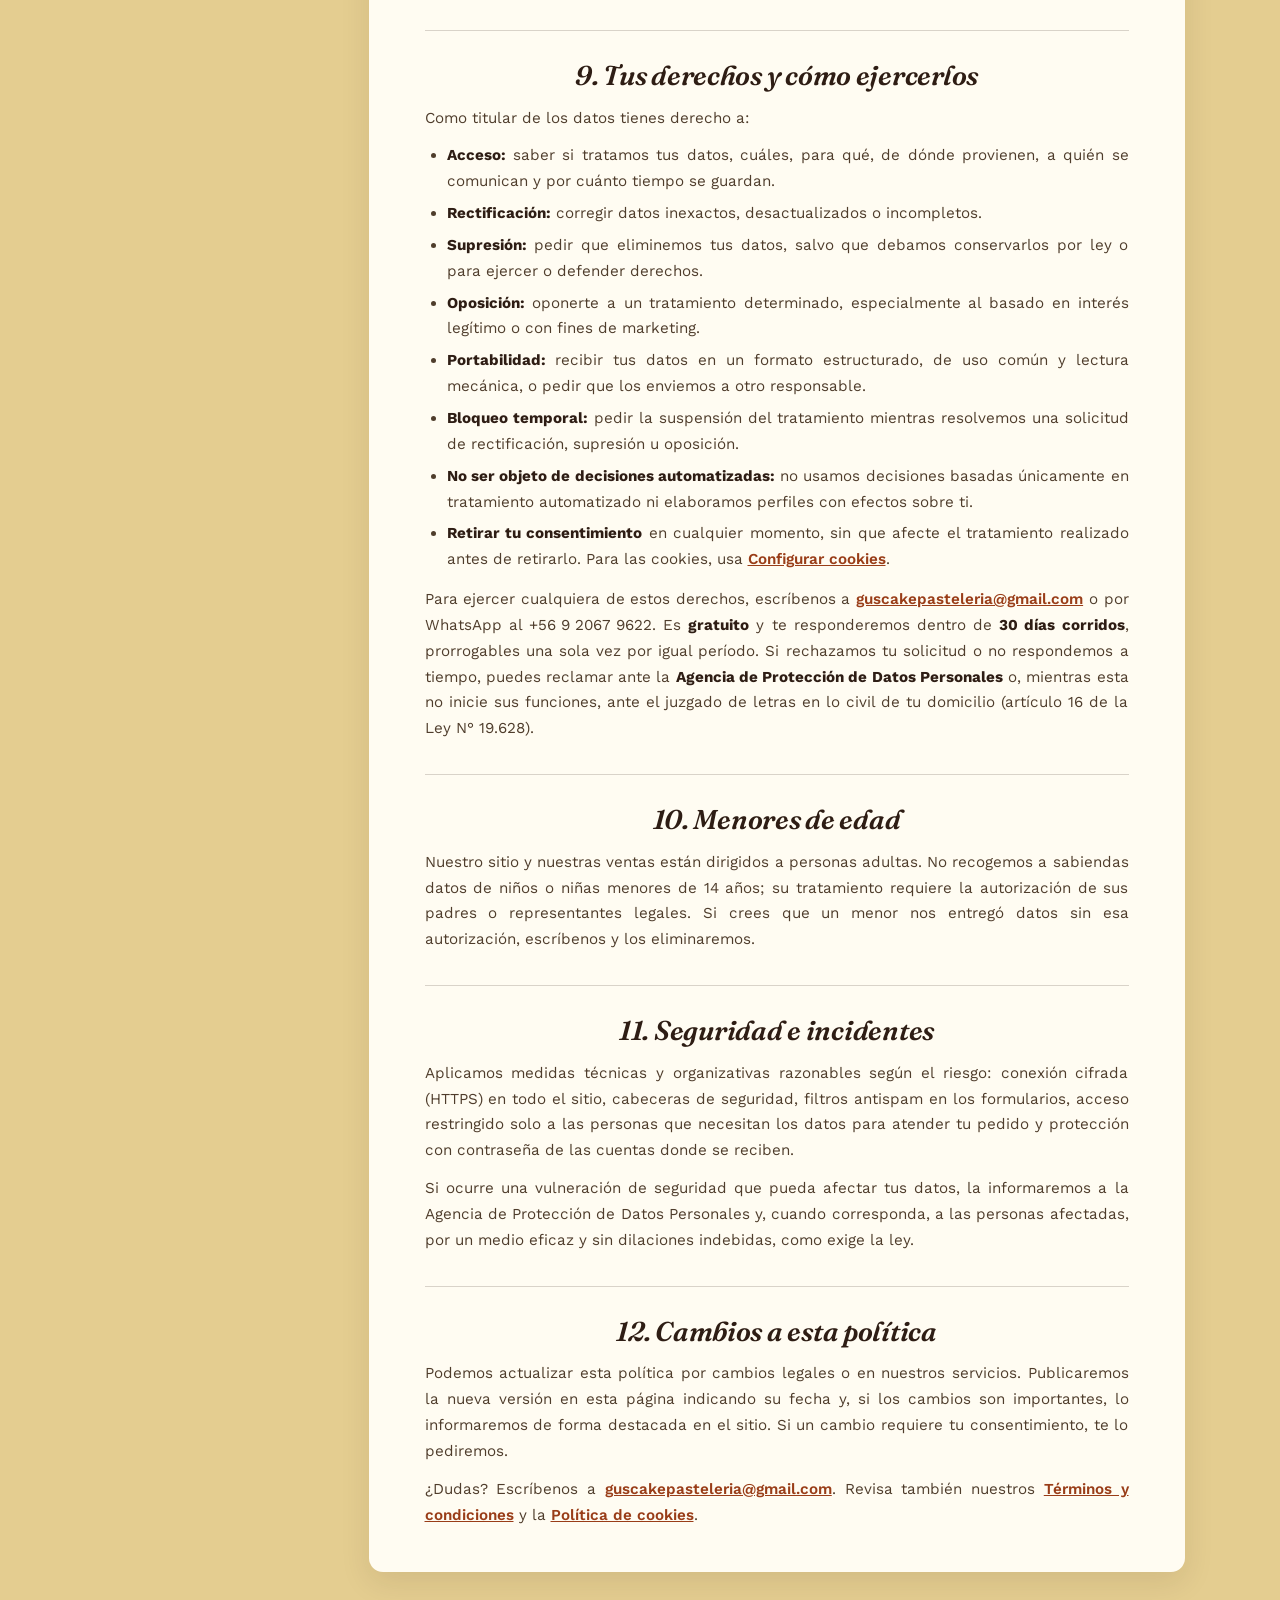
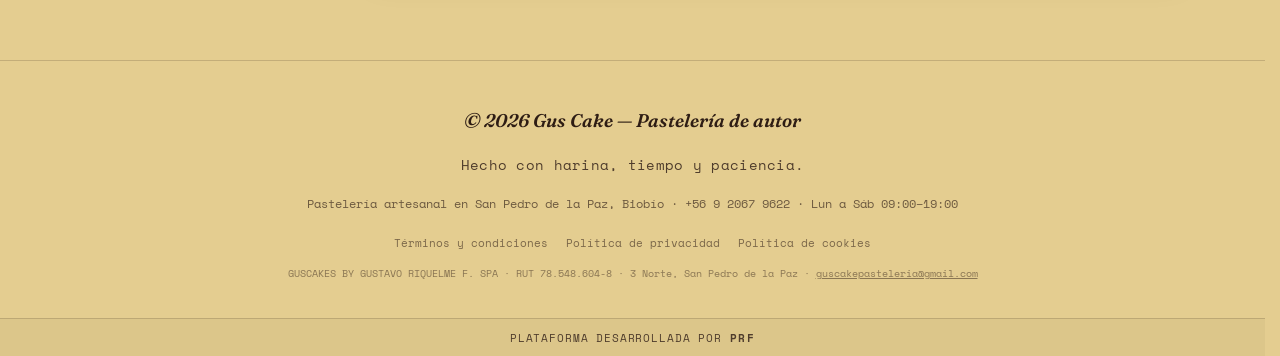
<file: privacidad.html>
<!DOCTYPE html>
<html lang="es">
<head>
<meta charset="UTF-8">
<meta name="viewport" content="width=device-width, initial-scale=1.0">

<!-- Aviso de cookies + Google Analytics 4 (solo con consentimiento) -->
<script src="consent.js" defer></script>
<!-- Ventanas emergentes de los enlaces legales (ver legal-modal.js) -->
<script src="legal-modal.js" defer></script>

<title>Política de Privacidad | GusCake</title>
<meta name="description" content="Cómo GusCake trata tus datos personales conforme a la Ley 19.628 y la Ley 21.719 de Protección de Datos Personales: qué datos usamos, para qué, con quién los compartimos y cómo ejercer tus derechos.">
<meta name="robots" content="index, follow">
<link rel="canonical" href="https://guscake.cl/privacidad.html">
<meta name="theme-color" content="#1F1108">

<link rel="icon" href="img/favicon.svg" type="image/svg+xml" sizes="any">
<link rel="icon" href="img/favicon.png" type="image/png" sizes="512x512">
<link rel="apple-touch-icon" href="img/favicon.png">
<link rel="manifest" href="site.webmanifest">

<link rel="preconnect" href="https://fonts.googleapis.com">
<link rel="preconnect" href="https://fonts.gstatic.com" crossorigin>
<link href="https://fonts.googleapis.com/css2?family=Fraunces:ital,opsz,wght@0,9..144,400;0,9..144,600;0,9..144,700;0,9..144,900;1,9..144,400;1,9..144,500;1,9..144,600&family=Space+Mono:wght@400;700&family=Work+Sans:wght@400;500;600&family=Great+Vibes&display=swap" rel="stylesheet">
<link rel="stylesheet" href="style.css">
<link rel="stylesheet" href="legal.css">
</head>
<body>

<header class="topbar">
  <div class="wrap topbar-inner">
    <a href="index.html" class="brand">
      <span class="brand-sello">
        <svg viewBox="0 0 120 120" aria-hidden="true">
          <defs><path id="marcaCirculo" d="M60,60 m-45,0 a45,45 0 1,1 90,0 a45,45 0 1,1 -90,0"/></defs>
          <text><textPath href="#marcaCirculo" textLength="280" lengthAdjust="spacing">HECHO A MANO • DESDE 2026 • SAN PEDRO DE LA PAZ •</textPath></text>
        </svg>
        <img src="img/logo.svg" alt="GusCake — pastelería artesanal" class="brand-sello-logo"
             onerror="this.onerror=null; this.src='img/logo-icon.png';">
      </span>
      <span class="brand-text">
        <span class="brand-name">Gus Cake</span>
        <span class="brand-sub">Pastelería de autor</span>
      </span>
    </a>
    <nav class="nav">
      <a href="index.html#vitrina">Catálogo</a>
      <a href="index.html#nosotros">Historia</a>
      <a href="cursos-online/">Cursos</a>
      <a href="banqueteria-catering/">Banquetería</a>
      <a href="index.html#pedidos">Encargos</a>
      <a href="index.html#ubicacion">Ubicación</a>
      <a href="mayoristas.html" class="nav-stack">Precios<br>Mayoristas</a>
    </nav>
    <div class="topbar-actions">
      <a href="index.html" class="btn btn-cta"><span class="btn-stack">Volver<br>al inicio</span></a>
      <button class="nav-toggle" id="navToggle" aria-label="Abrir menú" aria-expanded="false">
        <span></span><span></span><span></span>
      </button>
    </div>
  </div>
  <nav class="mobile-nav" id="mobileNav">
    <a href="index.html#vitrina">Catálogo</a>
    <a href="index.html#nosotros">Historia</a>
    <a href="cursos-online/">Cursos</a>
    <a href="banqueteria-catering/">Banquetería</a>
    <a href="index.html#pedidos">Encargos</a>
    <a href="index.html#ubicacion">Ubicación</a>
    <a href="mayoristas.html" class="nav-stack">Precios Mayoristas</a>
    <a href="index.html" class="btn btn-primary mobile-nav-cta">Volver al inicio</a>
  </nav>
</header>

<main>
  <section class="legal-hero">
    <div class="wrap">
      <p class="eyebrow">Información legal</p>
      <h1>Política de Privacidad</h1>
      <p class="legal-lead">Te contamos de forma simple qué datos personales usamos, para qué, con quién los compartimos y cómo puedes ejercer tus derechos. Esta política se rige por la Ley N° 19.628 sobre Protección de la Vida Privada y se adecúa a su reforma por la Ley N° 21.719, que regula la protección y el tratamiento de los datos personales y crea la Agencia de Protección de Datos Personales.</p>
      <p class="legal-meta">Última actualización: Noviembre, 2026</p>
      <nav class="legal-tabs" aria-label="Documentos legales">
        <a href="terminos.html">Términos y condiciones</a>
        <a href="privacidad.html" aria-current="page">Política de privacidad</a>
        <a href="cookies.html">Política de cookies</a>
      </nav>
    </div>
  </section>

  <div class="legal-body">
    <div class="wrap legal-layout">
      <aside class="legal-toc">
        <p class="legal-toc-title">Contenido</p>
        <ol>
          <li><a href="#responsable">Responsable</a></li>
          <li><a href="#resumen">Resumen</a></li>
          <li><a href="#datos">Datos que tratamos y para qué</a></li>
          <li><a href="#sensibles">Datos sensibles</a></li>
          <li><a href="#principios">Cómo cuidamos tus datos</a></li>
          <li><a href="#terceros">Con quién los compartimos</a></li>
          <li><a href="#transferencias">Transferencias internacionales</a></li>
          <li><a href="#conservacion">Plazos de conservación</a></li>
          <li><a href="#derechos">Tus derechos</a></li>
          <li><a href="#menores">Menores de edad</a></li>
          <li><a href="#seguridad">Seguridad e incidentes</a></li>
          <li><a href="#cambios">Cambios a esta política</a></li>
        </ol>
        <button type="button" class="legal-print" data-print>Imprimir o guardar PDF</button>
      </aside>

      <article class="legal-doc">

        <section id="responsable">
          <h2>1. Responsable del tratamiento</h2>
          <p>El responsable de los datos personales que se tratan a través de <strong>guscake.cl</strong> y de nuestros canales de atención es:</p>
          <dl class="legal-id">
            <dt>Nombre o razón social</dt><dd>GUSCAKES BY GUSTAVO RIQUELME F. SPA</dd>
            <dt>Nombre de fantasía</dt><dd>GusCake</dd>
            <dt>RUT</dt><dd>78.548.604-8</dd>
            <dt>Domicilio</dt><dd>3 Norte, San Pedro de la Paz, Región del Biobío, Chile</dd>
            <dt>Correo para privacidad</dt><dd><a href="mailto:guscakepasteleria@gmail.com">guscakepasteleria@gmail.com</a></dd>
            <dt>WhatsApp</dt><dd><a href="https://wa.me/56920679622" target="_blank" rel="noopener">+56 9 2067 9622</a></dd>
          </dl>
          <p>Por el tamaño de nuestra empresa no hemos designado un delegado de protección de datos; cualquier consulta sobre privacidad la atiende directamente el responsable en los canales indicados.</p>
        </section>

        <section id="resumen">
          <h2>2. Resumen</h2>
          <div class="legal-callout">
            <ul>
              <li>Solo pedimos los datos necesarios para responder tus consultas, preparar y entregar tus pedidos y cumplir la ley.</li>
              <li><strong>No vendemos ni arrendamos</strong> tus datos, ni los usamos para decisiones automatizadas o perfiles que te afecten.</li>
              <li>Las estadísticas de Google Analytics se activan <strong>solo si las aceptas</strong> en el aviso de cookies.</li>
              <li>Puedes acceder, rectificar, suprimir, oponerte, pedir la portabilidad o el bloqueo de tus datos, gratis, cuando quieras. <a href="#derechos">Ver cómo</a>.</li>
            </ul>
          </div>
        </section>

        <section id="datos">
          <h2>3. Datos que tratamos, para qué y con qué base legal</h2>
          <p>Tratamos tus datos de manera lícita, leal y transparente, y solo para las finalidades que se indican a continuación. No los usaremos para fines distintos o incompatibles sin informarte previamente y, cuando corresponda, pedir tu consentimiento.</p>
          <div class="legal-table-wrap">
            <table class="legal-table">
              <thead>
                <tr><th>Cuándo</th><th>Datos</th><th>Finalidad</th><th>Base de licitud</th></tr>
              </thead>
              <tbody>
                <tr>
                  <td>Formulario de encargos</td>
                  <td>Nombre, teléfono / WhatsApp, correo electrónico y detalle del pedido.</td>
                  <td>Responder tu solicitud, revisar disponibilidad, cotizar y coordinar la elaboración y entrega.</td>
                  <td>Medidas precontractuales y ejecución del contrato solicitadas por ti.</td>
                </tr>
                <tr>
                  <td>Formulario de precios mayoristas</td>
                  <td>Nombre del titular, productos de interés, cantidad, correo y teléfono de contacto.</td>
                  <td>Enviarte la lista de precios mayoristas y gestionar tu solicitud comercial.</td>
                  <td>Medidas precontractuales solicitadas por ti.</td>
                </tr>
                <tr>
                  <td>Pedidos y compras por WhatsApp (boleta del sitio, cursos y recetarios)</td>
                  <td>Número de teléfono, nombre de perfil, productos, dirección de entrega si eliges delivery, datos del comprobante de pago y, cuando se emite, datos para el documento tributario.</td>
                  <td>Confirmar, preparar, cobrar y entregar tu pedido; enviarte el archivo de cursos o recetarios; atender garantías y reclamos.</td>
                  <td>Ejecución del contrato y cumplimiento de obligaciones legales (tributarias y de protección al consumidor).</td>
                </tr>
                <tr>
                  <td>Solicitudes de derechos y reclamos</td>
                  <td>Nombre, correo, teléfono, contenido de la solicitud y antecedentes para verificar tu identidad.</td>
                  <td>Responder y dejar constancia de tu solicitud o reclamo.</td>
                  <td>Cumplimiento de una obligación legal.</td>
                </tr>
                <tr>
                  <td>Navegación con cookies analíticas aceptadas</td>
                  <td>Identificadores en línea (cookies <code>_ga</code>), páginas vistas, eventos como agregar productos a la boleta, tipo de dispositivo y navegador, y ubicación aproximada (ciudad) derivada de la dirección IP.</td>
                  <td>Obtener estadísticas de uso para mejorar el sitio y el catálogo.</td>
                  <td>Tu consentimiento, que puedes retirar en cualquier momento desde la Política de cookies.</td>
                </tr>
                <tr>
                  <td>Cualquier visita al sitio</td>
                  <td>Dirección IP, fecha y hora, navegador y página solicitada (registros técnicos del servidor).</td>
                  <td>Mostrar el sitio, mantenerlo seguro y prevenir abusos o ataques.</td>
                  <td>Interés legítimo en la seguridad del sitio, que no prevalece sobre tus derechos.</td>
                </tr>
              </tbody>
            </table>
          </div>
          <p>Los datos los obtenemos directamente de ti. No compramos bases de datos ni obtenemos tus datos de fuentes externas. Si nos entregas datos de otra persona (por ejemplo, quien recibirá un regalo), declaras contar con su autorización y los usaremos solo para la entrega.</p>
          <p>Tampoco enviamos publicidad por correo o WhatsApp sin tu consentimiento previo. Si en el futuro te ofrecemos recibir novedades, podrás aceptarlo de forma separada y darte de baja en cualquier momento.</p>
        </section>

        <section id="sensibles">
          <h2>4. Datos sensibles (alergias y salud)</h2>
          <p>Si al hacer un pedido nos informas alergias, intolerancias u otras condiciones de salud, estos datos son <strong>datos sensibles</strong>. Los usamos únicamente para preparar tu pedido de forma segura, con tu consentimiento expreso, que entregas al comunicárnoslos para ese fin. No los compartimos con terceros distintos de los proveedores tecnológicos necesarios para recibir tu mensaje y los eliminamos una vez cumplido el pedido y los plazos de reclamo. Puedes retirar este consentimiento en cualquier momento.</p>
        </section>

        <section id="principios">
          <h2>5. Cómo cuidamos tus datos</h2>
          <p>Aplicamos los principios de licitud y lealtad, finalidad, proporcionalidad, calidad, responsabilidad, seguridad, transparencia e información, y confidencialidad. En concreto:</p>
          <ul>
            <li><strong>Proporcionalidad:</strong> solo pedimos los datos indispensables para cada finalidad.</li>
            <li><strong>Calidad:</strong> mantenemos los datos exactos y actualizados; puedes pedirnos corregirlos.</li>
            <li><strong>Confidencialidad:</strong> quienes acceden a tus datos están obligados a guardar secreto, incluso después de terminada su relación con GusCake.</li>
            <li><strong>Responsabilidad:</strong> podemos demostrar cómo cumplimos estas reglas y respondemos por el tratamiento que realizan nuestros proveedores por nuestra cuenta.</li>
          </ul>
        </section>

        <section id="terceros">
          <h2>6. Con quién compartimos tus datos</h2>
          <p>No cedemos tus datos a terceros para sus propios fines. Solo los comunicamos a proveedores que nos prestan servicios (encargados del tratamiento), que actúan según nuestras instrucciones y con obligaciones de confidencialidad y seguridad:</p>
          <div class="legal-table-wrap">
            <table class="legal-table">
              <thead><tr><th>Proveedor</th><th>Servicio</th><th>País</th></tr></thead>
              <tbody>
                <tr><td>Vercel Inc.</td><td>Alojamiento del sitio web y registros técnicos de seguridad.</td><td>Estados Unidos</td></tr>
                <tr><td>Formspree, Inc.</td><td>Recepción y envío por correo de los formularios del sitio.</td><td>Estados Unidos</td></tr>
                <tr><td>Google LLC</td><td>Google Analytics (solo con tu consentimiento), Google Fonts (tipografías), Google Maps (mapa de ubicación) y Google Sheets (catálogo y avisos del sitio). Al cargar las tipografías, el mapa o el catálogo, tu navegador se conecta con servidores de Google, que reciben tu dirección IP.</td><td>Estados Unidos y otros</td></tr>
                <tr><td>WhatsApp LLC (Meta)</td><td>Canal de mensajería que eliges para confirmar pedidos y comunicarte con nosotros. WhatsApp trata además los datos según su propia política de privacidad.</td><td>Estados Unidos y otros</td></tr>
                <tr><td>Empresas de despacho o repartidores</td><td>Entrega de pedidos con delivery (nombre, teléfono y dirección de entrega).</td><td>Chile</td></tr>
              </tbody>
            </table>
          </div>
          <p>También podremos comunicar datos cuando lo exija la ley o lo ordene una autoridad competente (por ejemplo, el Servicio de Impuestos Internos, los tribunales o la Agencia de Protección de Datos Personales).</p>
        </section>

        <section id="transferencias">
          <h2>7. Transferencias internacionales</h2>
          <p>Algunos de los proveedores indicados almacenan datos fuera de Chile, principalmente en Estados Unidos. Estas transferencias se realizan para ejecutar el servicio que nos pides o, en el caso de las estadísticas, con tu consentimiento, y solo con proveedores que ofrecen garantías adecuadas de protección, como cláusulas contractuales de protección de datos y medidas de seguridad reconocidas. Puedes pedirnos más información sobre estas garantías escribiendo a <a href="mailto:guscakepasteleria@gmail.com">guscakepasteleria@gmail.com</a>.</p>
        </section>

        <section id="conservacion">
          <h2>8. Cuánto tiempo conservamos tus datos</h2>
          <ul>
            <li><strong>Solicitudes que no terminan en pedido:</strong> hasta 12 meses desde el último contacto.</li>
            <li><strong>Pedidos y compras:</strong> mientras dure la relación y, después, durante los plazos de garantía, reclamo y prescripción de acciones del consumidor. Los respaldos contables y tributarios se guardan por 6 años, como exige la normativa tributaria.</li>
            <li><strong>Datos de alergias o salud:</strong> hasta completar el pedido y vencer el plazo de reclamo.</li>
            <li><strong>Estadísticas de Google Analytics:</strong> según el plazo de retención configurado, que no supera los 14 meses.</li>
            <li><strong>Solicitudes de derechos:</strong> hasta 3 años, para acreditar su respuesta.</li>
          </ul>
          <p>Vencidos estos plazos, eliminamos o anonimizamos los datos de forma segura.</p>
        </section>

        <section id="derechos">
          <h2>9. Tus derechos y cómo ejercerlos</h2>
          <p>Como titular de los datos tienes derecho a:</p>
          <ul>
            <li><strong>Acceso:</strong> saber si tratamos tus datos, cuáles, para qué, de dónde provienen, a quién se comunican y por cuánto tiempo se guardan.</li>
            <li><strong>Rectificación:</strong> corregir datos inexactos, desactualizados o incompletos.</li>
            <li><strong>Supresión:</strong> pedir que eliminemos tus datos, salvo que debamos conservarlos por ley o para ejercer o defender derechos.</li>
            <li><strong>Oposición:</strong> oponerte a un tratamiento determinado, especialmente al basado en interés legítimo o con fines de marketing.</li>
            <li><strong>Portabilidad:</strong> recibir tus datos en un formato estructurado, de uso común y lectura mecánica, o pedir que los enviemos a otro responsable.</li>
            <li><strong>Bloqueo temporal:</strong> pedir la suspensión del tratamiento mientras resolvemos una solicitud de rectificación, supresión u oposición.</li>
            <li><strong>No ser objeto de decisiones automatizadas:</strong> no usamos decisiones basadas únicamente en tratamiento automatizado ni elaboramos perfiles con efectos sobre ti.</li>
            <li><strong>Retirar tu consentimiento</strong> en cualquier momento, sin que afecte el tratamiento realizado antes de retirarlo. Para las cookies, usa <button type="button" class="footer-legal-btn" data-cookie-settings>Configurar cookies</button>.</li>
          </ul>

          <p>Para ejercer cualquiera de estos derechos, escríbenos a <a href="mailto:guscakepasteleria@gmail.com">guscakepasteleria@gmail.com</a> o por WhatsApp al <span class="tel">+56 9 2067 9622</span>. Es <strong>gratuito</strong> y te responderemos dentro de <strong>30 días corridos</strong>, prorrogables una sola vez por igual período. Si rechazamos tu solicitud o no respondemos a tiempo, puedes reclamar ante la <strong>Agencia de Protección de Datos Personales</strong> o, mientras esta no inicie sus funciones, ante el juzgado de letras en lo civil de tu domicilio (artículo 16 de la Ley <span class="nowrap">N° 19.628</span>).</p>
        </section>

        <section id="menores">
          <h2>10. Menores de edad</h2>
          <p>Nuestro sitio y nuestras ventas están dirigidos a personas adultas. No recogemos a sabiendas datos de niños o niñas menores de 14 años; su tratamiento requiere la autorización de sus padres o representantes legales. Si crees que un menor nos entregó datos sin esa autorización, escríbenos y los eliminaremos.</p>
        </section>

        <section id="seguridad">
          <h2>11. Seguridad e incidentes</h2>
          <p>Aplicamos medidas técnicas y organizativas razonables según el riesgo: conexión cifrada (HTTPS) en todo el sitio, cabeceras de seguridad, filtros antispam en los formularios, acceso restringido solo a las personas que necesitan los datos para atender tu pedido y protección con contraseña de las cuentas donde se reciben.</p>
          <p>Si ocurre una vulneración de seguridad que pueda afectar tus datos, la informaremos a la Agencia de Protección de Datos Personales y, cuando corresponda, a las personas afectadas, por un medio eficaz y sin dilaciones indebidas, como exige la ley.</p>
        </section>

        <section id="cambios">
          <h2>12. Cambios a esta política</h2>
          <p>Podemos actualizar esta política por cambios legales o en nuestros servicios. Publicaremos la nueva versión en esta página indicando su fecha y, si los cambios son importantes, lo informaremos de forma destacada en el sitio. Si un cambio requiere tu consentimiento, te lo pediremos.</p>
          <p>¿Dudas? Escríbenos a <a href="mailto:guscakepasteleria@gmail.com">guscakepasteleria@gmail.com</a>. Revisa también nuestros <a href="terminos.html">Términos y condiciones</a> y la <a href="cookies.html">Política de cookies</a>.</p>
        </section>

      </article>
    </div>
  </div>
</main>

<footer class="footer">
  <div class="wrap footer-main">
    <p class="footer-copy">© <span id="year"></span> Gus Cake — Pastelería de autor</p>
    <p class="footer-tagline">Hecho con harina, tiempo y paciencia.</p>
    <address class="footer-nap">
      Pastelería artesanal en San Pedro de la Paz, Biobío · <a href="https://wa.me/56920679622">+56 9 2067 9622</a> · Lun a Sáb 09:00–19:00
    </address>

    <nav class="footer-legal" aria-label="Información legal">
      <a href="terminos.html">Términos y condiciones</a>
      <a href="privacidad.html">Política de privacidad</a>
      <a href="cookies.html">Política de cookies</a>
    </nav>
    <p class="footer-id"><span class="nw">GUSCAKES BY GUSTAVO RIQUELME F. SPA</span> · <span class="nw">RUT 78.548.604-8</span> · <span class="nw">3 Norte, San Pedro de la Paz</span> · <a href="mailto:guscakepasteleria@gmail.com">guscakepasteleria@gmail.com</a></p>
  </div>

  <div class="footer-credit">
    <span class="footer-author">Plataforma desarrollada por <strong>PRF</strong></span>
  </div>
</footer>

<script src="legal.js"></script>
</body>
</html>
</file>
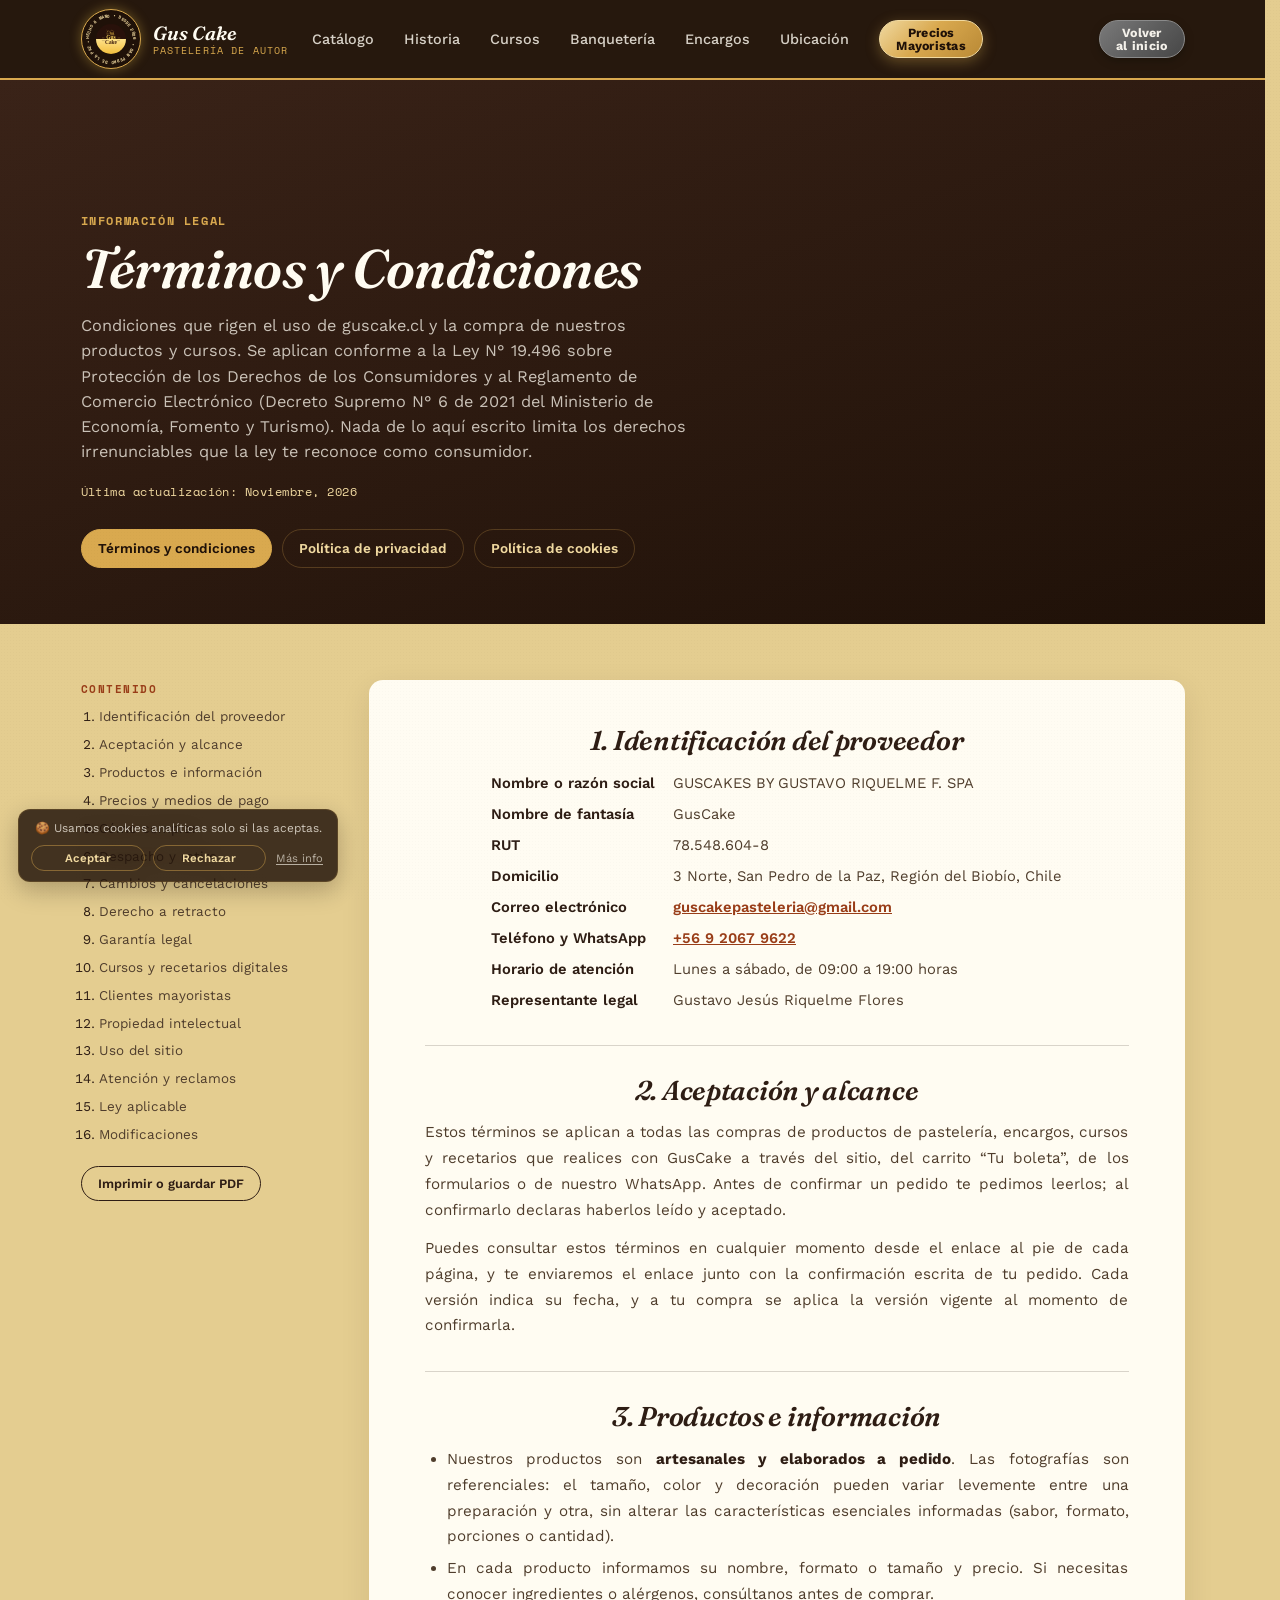
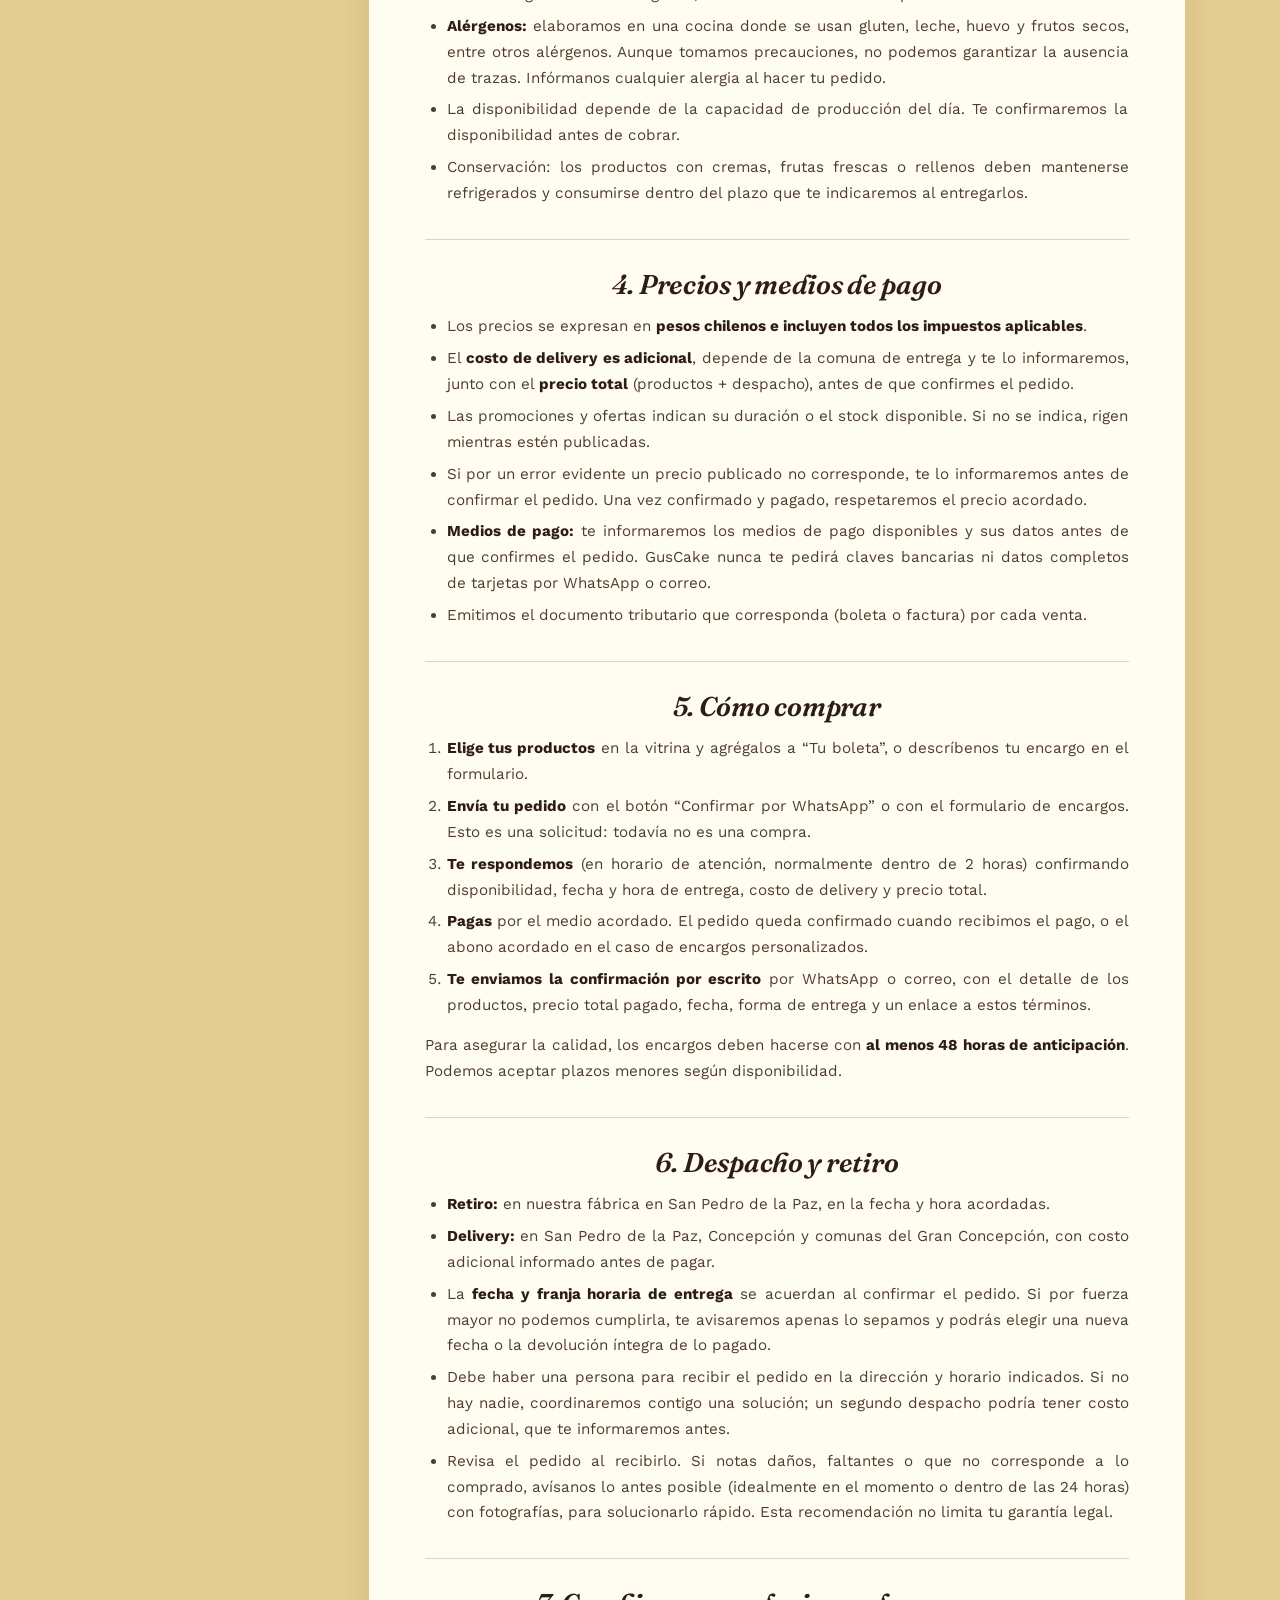
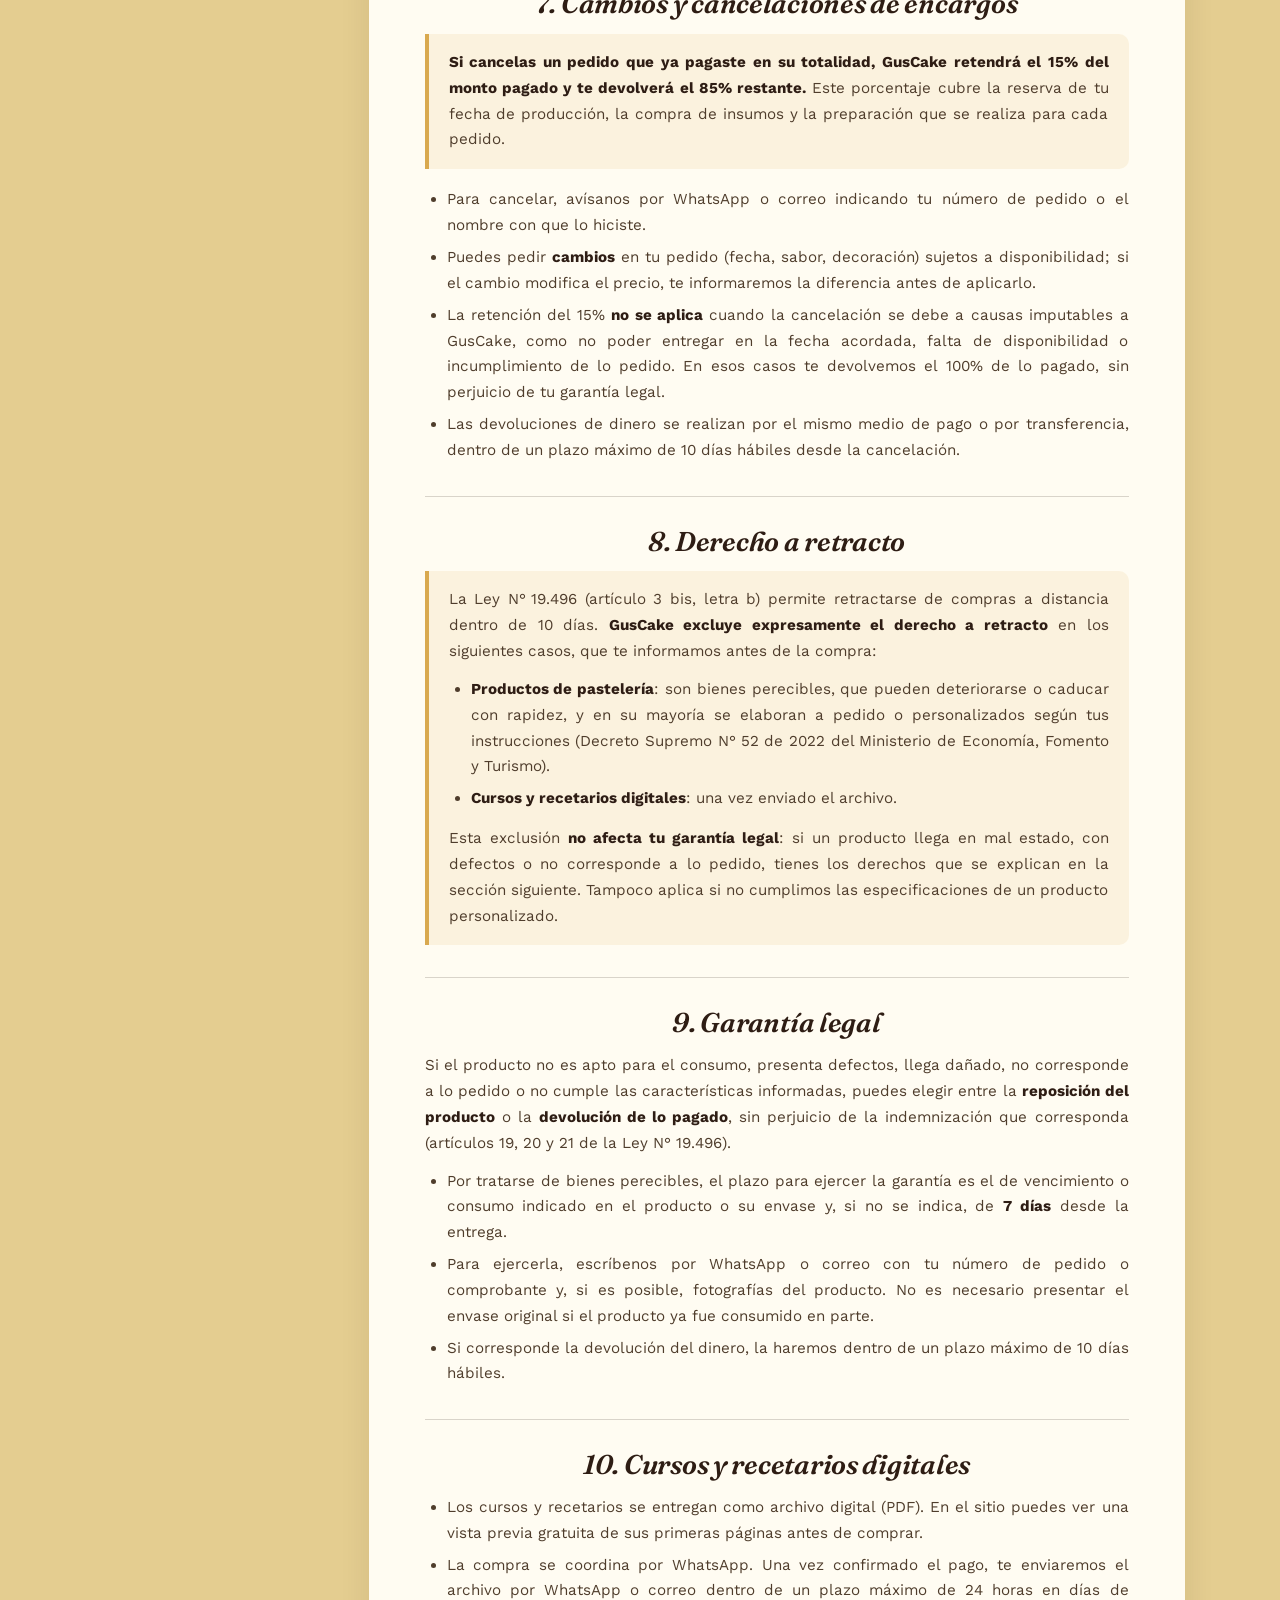
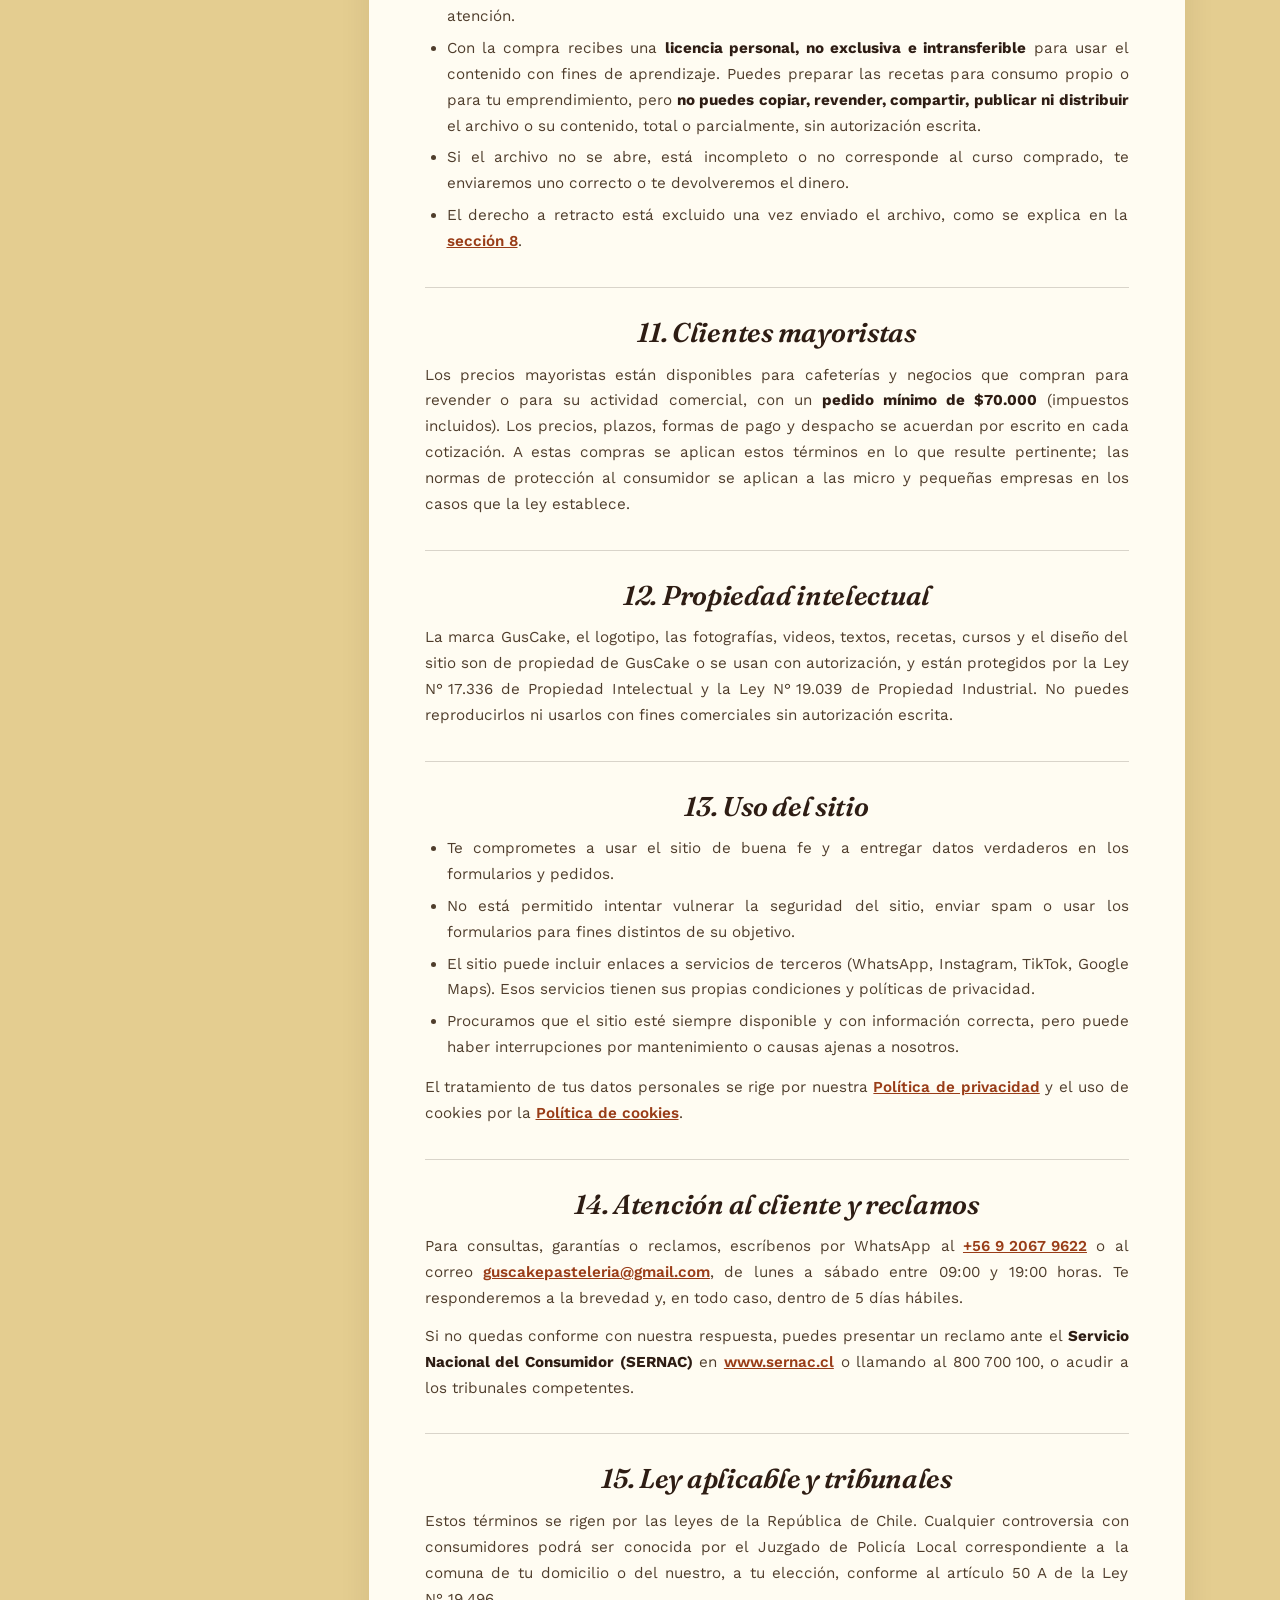
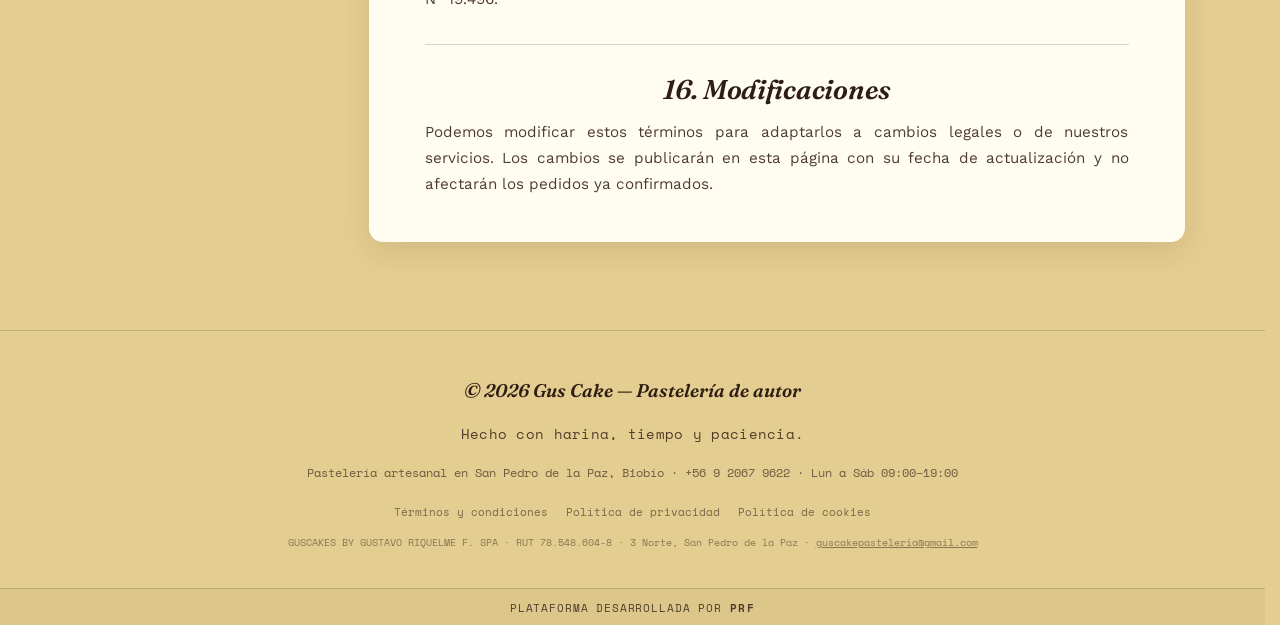
<file: terminos.html>
<!DOCTYPE html>
<html lang="es">
<head>
<meta charset="UTF-8">
<meta name="viewport" content="width=device-width, initial-scale=1.0">

<!-- Aviso de cookies + Google Analytics 4 (solo con consentimiento) -->
<script src="consent.js" defer></script>
<!-- Ventanas emergentes de los enlaces legales (ver legal-modal.js) -->
<script src="legal-modal.js" defer></script>

<title>Términos y Condiciones | GusCake</title>
<meta name="description" content="Términos y condiciones de compra de GusCake: precios, pagos, despacho, cancelaciones, derecho a retracto, garantía legal y atención al cliente, conforme a la Ley 19.496 y el Reglamento de Comercio Electrónico.">
<meta name="robots" content="index, follow">
<link rel="canonical" href="https://guscake.cl/terminos.html">
<meta name="theme-color" content="#1F1108">

<link rel="icon" href="img/favicon.svg" type="image/svg+xml" sizes="any">
<link rel="icon" href="img/favicon.png" type="image/png" sizes="512x512">
<link rel="apple-touch-icon" href="img/favicon.png">
<link rel="manifest" href="site.webmanifest">

<link rel="preconnect" href="https://fonts.googleapis.com">
<link rel="preconnect" href="https://fonts.gstatic.com" crossorigin>
<link href="https://fonts.googleapis.com/css2?family=Fraunces:ital,opsz,wght@0,9..144,400;0,9..144,600;0,9..144,700;0,9..144,900;1,9..144,400;1,9..144,500;1,9..144,600&family=Space+Mono:wght@400;700&family=Work+Sans:wght@400;500;600&family=Great+Vibes&display=swap" rel="stylesheet">
<link rel="stylesheet" href="style.css">
<link rel="stylesheet" href="legal.css">
</head>
<body>

<header class="topbar">
  <div class="wrap topbar-inner">
    <a href="index.html" class="brand">
      <span class="brand-sello">
        <svg viewBox="0 0 120 120" aria-hidden="true">
          <defs><path id="marcaCirculo" d="M60,60 m-45,0 a45,45 0 1,1 90,0 a45,45 0 1,1 -90,0"/></defs>
          <text><textPath href="#marcaCirculo" textLength="280" lengthAdjust="spacing">HECHO A MANO • DESDE 2026 • SAN PEDRO DE LA PAZ •</textPath></text>
        </svg>
        <img src="img/logo.svg" alt="GusCake — pastelería artesanal" class="brand-sello-logo"
             onerror="this.onerror=null; this.src='img/logo-icon.png';">
      </span>
      <span class="brand-text">
        <span class="brand-name">Gus Cake</span>
        <span class="brand-sub">Pastelería de autor</span>
      </span>
    </a>
    <nav class="nav">
      <a href="index.html#vitrina">Catálogo</a>
      <a href="index.html#nosotros">Historia</a>
      <a href="cursos-online/">Cursos</a>
      <a href="banqueteria-catering/">Banquetería</a>
      <a href="index.html#pedidos">Encargos</a>
      <a href="index.html#ubicacion">Ubicación</a>
      <a href="mayoristas.html" class="nav-stack">Precios<br>Mayoristas</a>
    </nav>
    <div class="topbar-actions">
      <a href="index.html" class="btn btn-cta"><span class="btn-stack">Volver<br>al inicio</span></a>
      <button class="nav-toggle" id="navToggle" aria-label="Abrir menú" aria-expanded="false">
        <span></span><span></span><span></span>
      </button>
    </div>
  </div>
  <nav class="mobile-nav" id="mobileNav">
    <a href="index.html#vitrina">Catálogo</a>
    <a href="index.html#nosotros">Historia</a>
    <a href="cursos-online/">Cursos</a>
    <a href="banqueteria-catering/">Banquetería</a>
    <a href="index.html#pedidos">Encargos</a>
    <a href="index.html#ubicacion">Ubicación</a>
    <a href="mayoristas.html" class="nav-stack">Precios Mayoristas</a>
    <a href="index.html" class="btn btn-primary mobile-nav-cta">Volver al inicio</a>
  </nav>
</header>

<main>
  <section class="legal-hero">
    <div class="wrap">
      <p class="eyebrow">Información legal</p>
      <h1>Términos y Condiciones</h1>
      <p class="legal-lead">Condiciones que rigen el uso de guscake.cl y la compra de nuestros productos y cursos. Se aplican conforme a la Ley N° 19.496 sobre Protección de los Derechos de los Consumidores y al Reglamento de Comercio Electrónico (Decreto Supremo N° 6 de 2021 del Ministerio de Economía, Fomento y Turismo). Nada de lo aquí escrito limita los derechos irrenunciables que la ley te reconoce como consumidor.</p>
      <p class="legal-meta">Última actualización: Noviembre, 2026</p>
      <nav class="legal-tabs" aria-label="Documentos legales">
        <a href="terminos.html" aria-current="page">Términos y condiciones</a>
        <a href="privacidad.html">Política de privacidad</a>
        <a href="cookies.html">Política de cookies</a>
      </nav>
    </div>
  </section>

  <div class="legal-body">
    <div class="wrap legal-layout">
      <aside class="legal-toc">
        <p class="legal-toc-title">Contenido</p>
        <ol>
          <li><a href="#proveedor">Identificación del proveedor</a></li>
          <li><a href="#aceptacion">Aceptación y alcance</a></li>
          <li><a href="#productos">Productos e información</a></li>
          <li><a href="#precios">Precios y medios de pago</a></li>
          <li><a href="#compra">Cómo comprar</a></li>
          <li><a href="#entrega">Despacho y retiro</a></li>
          <li><a href="#cancelaciones">Cambios y cancelaciones</a></li>
          <li><a href="#retracto">Derecho a retracto</a></li>
          <li><a href="#garantia">Garantía legal</a></li>
          <li><a href="#cursos">Cursos y recetarios digitales</a></li>
          <li><a href="#condiciones-mayoristas">Clientes mayoristas</a></li>
          <li><a href="#propiedad">Propiedad intelectual</a></li>
          <li><a href="#uso">Uso del sitio</a></li>
          <li><a href="#atencion">Atención y reclamos</a></li>
          <li><a href="#ley">Ley aplicable</a></li>
          <li><a href="#modificaciones">Modificaciones</a></li>
        </ol>
        <button type="button" class="legal-print" data-print>Imprimir o guardar PDF</button>
      </aside>

      <article class="legal-doc">

        <section id="proveedor">
          <h2>1. Identificación del proveedor</h2>
          <dl class="legal-id">
            <dt>Nombre o razón social</dt><dd>GUSCAKES BY GUSTAVO RIQUELME F. SPA</dd>
            <dt>Nombre de fantasía</dt><dd>GusCake</dd>
            <dt>RUT</dt><dd>78.548.604-8</dd>
            <dt>Domicilio</dt><dd>3 Norte, San Pedro de la Paz, Región del Biobío, Chile</dd>
            <dt>Correo electrónico</dt><dd><a href="mailto:guscakepasteleria@gmail.com">guscakepasteleria@gmail.com</a></dd>
            <dt>Teléfono y WhatsApp</dt><dd><a href="https://wa.me/56920679622" target="_blank" rel="noopener">+56 9 2067 9622</a></dd>
            <dt>Horario de atención</dt><dd>Lunes a sábado, de 09:00 a 19:00 horas</dd>
            <dt>Representante legal</dt><dd>Gustavo Jesús Riquelme Flores</dd>
          </dl>
        </section>

        <section id="aceptacion">
          <h2>2. Aceptación y alcance</h2>
          <p>Estos términos se aplican a todas las compras de productos de pastelería, encargos, cursos y recetarios que realices con GusCake a través del sitio, del carrito “Tu boleta”, de los formularios o de nuestro WhatsApp. Antes de confirmar un pedido te pedimos leerlos; al confirmarlo declaras haberlos leído y aceptado.</p>
          <p>Puedes consultar estos términos en cualquier momento desde el enlace al pie de cada página, y te enviaremos el enlace junto con la confirmación escrita de tu pedido. Cada versión indica su fecha, y a tu compra se aplica la versión vigente al momento de confirmarla.</p>
        </section>

        <section id="productos">
          <h2>3. Productos e información</h2>
          <ul>
            <li>Nuestros productos son <strong>artesanales y elaborados a pedido</strong>. Las fotografías son referenciales: el tamaño, color y decoración pueden variar levemente entre una preparación y otra, sin alterar las características esenciales informadas (sabor, formato, porciones o cantidad).</li>
            <li>En cada producto informamos su nombre, formato o tamaño y precio. Si necesitas conocer ingredientes o alérgenos, consúltanos antes de comprar.</li>
            <li><strong>Alérgenos:</strong> elaboramos en una cocina donde se usan gluten, leche, huevo y frutos secos, entre otros alérgenos. Aunque tomamos precauciones, no podemos garantizar la ausencia de trazas. Infórmanos cualquier alergia al hacer tu pedido.</li>
            <li>La disponibilidad depende de la capacidad de producción del día. Te confirmaremos la disponibilidad antes de cobrar.</li>
            <li>Conservación: los productos con cremas, frutas frescas o rellenos deben mantenerse refrigerados y consumirse dentro del plazo que te indicaremos al entregarlos.</li>
          </ul>
        </section>

        <section id="precios">
          <h2>4. Precios y medios de pago</h2>
          <ul>
            <li>Los precios se expresan en <strong>pesos chilenos e incluyen todos los impuestos aplicables</strong>.</li>
            <li>El <strong>costo de delivery es adicional</strong>, depende de la comuna de entrega y te lo informaremos, junto con el <strong>precio total</strong> (productos + despacho), antes de que confirmes el pedido.</li>
            <li>Las promociones y ofertas indican su duración o el stock disponible. Si no se indica, rigen mientras estén publicadas.</li>
            <li>Si por un error evidente un precio publicado no corresponde, te lo informaremos antes de confirmar el pedido. Una vez confirmado y pagado, respetaremos el precio acordado.</li>
            <li><strong>Medios de pago:</strong> te informaremos los medios de pago disponibles y sus datos antes de que confirmes el pedido. GusCake nunca te pedirá claves bancarias ni datos completos de tarjetas por WhatsApp o correo.</li>
            <li>Emitimos el documento tributario que corresponda (boleta o factura) por cada venta.</li>
          </ul>
        </section>

        <section id="compra">
          <h2>5. Cómo comprar</h2>
          <ol>
            <li><strong>Elige tus productos</strong> en la vitrina y agrégalos a “Tu boleta”, o descríbenos tu encargo en el formulario.</li>
            <li><strong>Envía tu pedido</strong> con el botón “Confirmar por WhatsApp” o con el formulario de encargos. Esto es una solicitud: todavía no es una compra.</li>
            <li><strong>Te respondemos</strong> (en horario de atención, normalmente dentro de 2 horas) confirmando disponibilidad, fecha y hora de entrega, costo de delivery y precio total.</li>
            <li><strong>Pagas</strong> por el medio acordado. El pedido queda confirmado cuando recibimos el pago, o el abono acordado en el caso de encargos personalizados.</li>
            <li><strong>Te enviamos la confirmación por escrito</strong> por WhatsApp o correo, con el detalle de los productos, precio total pagado, fecha, forma de entrega y un enlace a estos términos.</li>
          </ol>
          <p>Para asegurar la calidad, los encargos deben hacerse con <strong>al menos 48 horas de anticipación</strong>. Podemos aceptar plazos menores según disponibilidad.</p>
        </section>

        <section id="entrega">
          <h2>6. Despacho y retiro</h2>
          <ul>
            <li><strong>Retiro:</strong> en nuestra fábrica en San Pedro de la Paz, en la fecha y hora acordadas.</li>
            <li><strong>Delivery:</strong> en San Pedro de la Paz, Concepción y comunas del Gran Concepción, con costo adicional informado antes de pagar.</li>
            <li>La <strong>fecha y franja horaria de entrega</strong> se acuerdan al confirmar el pedido. Si por fuerza mayor no podemos cumplirla, te avisaremos apenas lo sepamos y podrás elegir una nueva fecha o la devolución íntegra de lo pagado.</li>
            <li>Debe haber una persona para recibir el pedido en la dirección y horario indicados. Si no hay nadie, coordinaremos contigo una solución; un segundo despacho podría tener costo adicional, que te informaremos antes.</li>
            <li>Revisa el pedido al recibirlo. Si notas daños, faltantes o que no corresponde a lo comprado, avísanos lo antes posible (idealmente en el momento o dentro de las 24 horas) con fotografías, para solucionarlo rápido. Esta recomendación no limita tu garantía legal.</li>
          </ul>
        </section>

        <section id="cancelaciones">
          <h2>7. Cambios y cancelaciones de encargos</h2>
          <div class="legal-callout">
            <p><strong>Si cancelas un pedido que ya pagaste en su totalidad, GusCake retendrá el 15% del monto pagado y te devolverá el 85% restante.</strong> Este porcentaje cubre la reserva de tu fecha de producción, la compra de insumos y la preparación que se realiza para cada pedido.</p>
          </div>
          <ul>
            <li>Para cancelar, avísanos por WhatsApp o correo indicando tu número de pedido o el nombre con que lo hiciste.</li>
            <li>Puedes pedir <strong>cambios</strong> en tu pedido (fecha, sabor, decoración) sujetos a disponibilidad; si el cambio modifica el precio, te informaremos la diferencia antes de aplicarlo.</li>
            <li>La retención del 15% <strong>no se aplica</strong> cuando la cancelación se debe a causas imputables a GusCake, como no poder entregar en la fecha acordada, falta de disponibilidad o incumplimiento de lo pedido. En esos casos te devolvemos el 100% de lo pagado, sin perjuicio de tu garantía legal.</li>
            <li>Las devoluciones de dinero se realizan por el mismo medio de pago o por transferencia, dentro de un plazo máximo de 10 días hábiles desde la cancelación.</li>
          </ul>
        </section>

        <section id="retracto">
          <h2>8. Derecho a retracto</h2>
          <div class="legal-callout">
            <p>La Ley <span class="nowrap">N° 19.496</span> (artículo 3 bis, letra b) permite retractarse de compras a distancia dentro de 10 días. <strong>GusCake excluye expresamente el derecho a retracto</strong> en los siguientes casos, que te informamos antes de la compra:</p>
            <ul>
              <li><strong>Productos de pastelería</strong>: son bienes perecibles, que pueden deteriorarse o caducar con rapidez, y en su mayoría se elaboran a pedido o personalizados según tus instrucciones (Decreto Supremo <span class="nowrap">N° 52</span> de 2022 del Ministerio de Economía, Fomento y Turismo).</li>
              <li><strong>Cursos y recetarios digitales</strong>: una vez enviado el archivo.</li>
            </ul>
            <p>Esta exclusión <strong>no afecta tu garantía legal</strong>: si un producto llega en mal estado, con defectos o no corresponde a lo pedido, tienes los derechos que se explican en la sección siguiente. Tampoco aplica si no cumplimos las especificaciones de un producto personalizado.</p>
          </div>
        </section>

        <section id="garantia">
          <h2>9. Garantía legal</h2>
          <p>Si el producto no es apto para el consumo, presenta defectos, llega dañado, no corresponde a lo pedido o no cumple las características informadas, puedes elegir entre la <strong>reposición del producto</strong> o la <strong>devolución de lo pagado</strong>, sin perjuicio de la indemnización que corresponda (artículos 19, 20 y 21 de la Ley <span class="nowrap">N° 19.496</span>).</p>
          <ul>
            <li>Por tratarse de bienes perecibles, el plazo para ejercer la garantía es el de vencimiento o consumo indicado en el producto o su envase y, si no se indica, de <strong>7 días</strong> desde la entrega.</li>
            <li>Para ejercerla, escríbenos por WhatsApp o correo con tu número de pedido o comprobante y, si es posible, fotografías del producto. No es necesario presentar el envase original si el producto ya fue consumido en parte.</li>
            <li>Si corresponde la devolución del dinero, la haremos dentro de un plazo máximo de 10 días hábiles.</li>
          </ul>
        </section>

        <section id="cursos">
          <h2>10. Cursos y recetarios digitales</h2>
          <ul>
            <li>Los cursos y recetarios se entregan como archivo digital (PDF). En el sitio puedes ver una vista previa gratuita de sus primeras páginas antes de comprar.</li>
            <li>La compra se coordina por WhatsApp. Una vez confirmado el pago, te enviaremos el archivo por WhatsApp o correo dentro de un plazo máximo de 24 horas en días de atención.</li>
            <li>Con la compra recibes una <strong>licencia personal, no exclusiva e intransferible</strong> para usar el contenido con fines de aprendizaje. Puedes preparar las recetas para consumo propio o para tu emprendimiento, pero <strong>no puedes copiar, revender, compartir, publicar ni distribuir</strong> el archivo o su contenido, total o parcialmente, sin autorización escrita.</li>
            <li>Si el archivo no se abre, está incompleto o no corresponde al curso comprado, te enviaremos uno correcto o te devolveremos el dinero.</li>
            <li>El derecho a retracto está excluido una vez enviado el archivo, como se explica en la <a href="#retracto">sección 8</a>.</li>
          </ul>
        </section>

        <section id="condiciones-mayoristas">
          <h2>11. Clientes mayoristas</h2>
          <p>Los precios mayoristas están disponibles para cafeterías y negocios que compran para revender o para su actividad comercial, con un <strong>pedido mínimo de $70.000</strong> (impuestos incluidos). Los precios, plazos, formas de pago y despacho se acuerdan por escrito en cada cotización. A estas compras se aplican estos términos en lo que resulte pertinente; las normas de protección al consumidor se aplican a las micro y pequeñas empresas en los casos que la ley establece.</p>
        </section>

        <section id="propiedad">
          <h2>12. Propiedad intelectual</h2>
          <p>La marca GusCake, el logotipo, las fotografías, videos, textos, recetas, cursos y el diseño del sitio son de propiedad de GusCake o se usan con autorización, y están protegidos por la Ley <span class="nowrap">N° 17.336</span> de Propiedad Intelectual y la Ley <span class="nowrap">N° 19.039</span> de Propiedad Industrial. No puedes reproducirlos ni usarlos con fines comerciales sin autorización escrita.</p>
        </section>

        <section id="uso">
          <h2>13. Uso del sitio</h2>
          <ul>
            <li>Te comprometes a usar el sitio de buena fe y a entregar datos verdaderos en los formularios y pedidos.</li>
            <li>No está permitido intentar vulnerar la seguridad del sitio, enviar spam o usar los formularios para fines distintos de su objetivo.</li>
            <li>El sitio puede incluir enlaces a servicios de terceros (WhatsApp, Instagram, TikTok, Google Maps). Esos servicios tienen sus propias condiciones y políticas de privacidad.</li>
            <li>Procuramos que el sitio esté siempre disponible y con información correcta, pero puede haber interrupciones por mantenimiento o causas ajenas a nosotros.</li>
          </ul>
          <p>El tratamiento de tus datos personales se rige por nuestra <a href="privacidad.html">Política de privacidad</a> y el uso de cookies por la <a href="cookies.html">Política de cookies</a>.</p>
        </section>

        <section id="atencion">
          <h2>14. Atención al cliente y reclamos</h2>
          <p>Para consultas, garantías o reclamos, escríbenos por WhatsApp al <a href="https://wa.me/56920679622" target="_blank" rel="noopener">+56 9 2067 9622</a> o al correo <a href="mailto:guscakepasteleria@gmail.com">guscakepasteleria@gmail.com</a>, de lunes a sábado entre 09:00 y 19:00 horas. Te responderemos a la brevedad y, en todo caso, dentro de 5 días hábiles.</p>
          <p>Si no quedas conforme con nuestra respuesta, puedes presentar un reclamo ante el <strong>Servicio Nacional del Consumidor (SERNAC)</strong> en <a href="https://www.sernac.cl/" target="_blank" rel="noopener">www.sernac.cl</a> o llamando al <span class="nowrap">800 700 100</span>, o acudir a los tribunales competentes.</p>
        </section>

        <section id="ley">
          <h2>15. Ley aplicable y tribunales</h2>
          <p>Estos términos se rigen por las leyes de la República de Chile. Cualquier controversia con consumidores podrá ser conocida por el Juzgado de Policía Local correspondiente a la comuna de tu domicilio o del nuestro, a tu elección, conforme al artículo 50 A de la Ley <span class="nowrap">N° 19.496.</span></p>
        </section>

        <section id="modificaciones">
          <h2>16. Modificaciones</h2>
          <p>Podemos modificar estos términos para adaptarlos a cambios legales o de nuestros servicios. Los cambios se publicarán en esta página con su fecha de actualización y no afectarán los pedidos ya confirmados.</p>
        </section>

      </article>
    </div>
  </div>
</main>

<footer class="footer">
  <div class="wrap footer-main">
    <p class="footer-copy">© <span id="year"></span> Gus Cake — Pastelería de autor</p>
    <p class="footer-tagline">Hecho con harina, tiempo y paciencia.</p>
    <address class="footer-nap">
      Pastelería artesanal en San Pedro de la Paz, Biobío · <a href="https://wa.me/56920679622">+56 9 2067 9622</a> · Lun a Sáb 09:00–19:00
    </address>

    <nav class="footer-legal" aria-label="Información legal">
      <a href="terminos.html">Términos y condiciones</a>
      <a href="privacidad.html">Política de privacidad</a>
      <a href="cookies.html">Política de cookies</a>
    </nav>
    <p class="footer-id"><span class="nw">GUSCAKES BY GUSTAVO RIQUELME F. SPA</span> · <span class="nw">RUT 78.548.604-8</span> · <span class="nw">3 Norte, San Pedro de la Paz</span> · <a href="mailto:guscakepasteleria@gmail.com">guscakepasteleria@gmail.com</a></p>
  </div>

  <div class="footer-credit">
    <span class="footer-author">Plataforma desarrollada por <strong>PRF</strong></span>
  </div>
</footer>

<script src="legal.js"></script>
</body>
</html>
</file>
<file: style.css>
/* ==========================================================
   GUS CAKE — Pastelería de autor
   Paleta: navy nocturno, dorado, crema cálido
   ========================================================== */

:root{
  /* Cremas del fondo un punto más profundas y menos "limón": mejoran el
     contraste con el texto oscuro y hacen resaltar las tarjetas y las fotos. */
  --cream: #E4CD90;
  --cream-deep: #D2B96C;
  --espresso: #2E1D14;
  --espresso-soft: #4F3D2C;
  --navy: #3A2318;
  --navy-deep: #1F1108;
  --navy-soft: #4A2E1D;
  --gold: #D9A94F;
  --gold-deep: #B98935;
  --gold-pale: #F0D9A0;
  --accent: #993D18;
  --line: rgba(46,29,20,0.18);
  --line-navy: rgba(217,169,79,0.25);
  --white: #FFFCF2;

  --font-display: "Fraunces", serif;
  --font-mono: "Space Mono", monospace;
  --font-body: "Work Sans", sans-serif;

  --radius: 14px;
  --shadow-soft: 0 10px 30px rgba(46,29,20,0.10);
  --shadow-navy: 0 20px 50px rgba(10,14,26,0.45);

  --ease: cubic-bezier(0.22, 1, 0.36, 1);
}

*{box-sizing:border-box;}
html{
  scroll-behavior:smooth;
  /* La barra de scroll siempre ocupa espacio, así el contenido centrado
     (encabezado incluido) no se desplaza entre páginas cortas y largas.
     overflow-y:scroll cubre a todos los navegadores; donde exista
     scrollbar-gutter se usa esa vía (más limpia) sin doble reserva. */
  overflow-y:scroll;
  /* nada puede provocar desplazamiento horizontal (importante en móvil) */
  overflow-x:hidden;
}
@supports (scrollbar-gutter:stable){
  html{
    overflow-y:auto;
    scrollbar-gutter:stable;
  }
}
body{
  margin:0;
  background:var(--cream);
  color:var(--espresso);
  font-family:var(--font-body);
  line-height:1.55;
  -webkit-font-smoothing:antialiased;
  animation:pageFadeIn 0.4s var(--ease) both;
}
/* Transición suave al navegar entre páginas del sitio */
body.is-leaving{
  animation:none;
  opacity:0;
  transition:opacity 0.32s var(--ease);
}
@keyframes pageFadeIn{
  from{opacity:0;}
  to{opacity:1;}
}
@media (prefers-reduced-motion: reduce){
  body{animation:none;}
  body.is-leaving{transition:none;}
}
img{max-width:100%;display:block;}
a{color:inherit;}
.wrap{
  max-width:1160px;
  margin:0 auto;
  padding:0 28px;
}

body::before{
  content:"";
  position:fixed;
  inset:0;
  pointer-events:none;
  z-index:0;
  opacity:0.5;
  background-image:radial-gradient(rgba(46,29,20,0.035) 1px, transparent 1px);
  background-size:3px 3px;
}

/* ---------- SPLASH DE BIENVENIDA ---------- */
.splash{
  position:fixed;
  inset:0;
  z-index:9999;
  overflow:hidden;              /* el logo ampliado no desborda la pantalla */
  display:flex;
  align-items:center;
  justify-content:center;
  background:
    radial-gradient(620px 440px at 50% 42%, rgba(217,169,79,0.18), transparent 70%),
    linear-gradient(160deg, #3f2618 0%, var(--navy-deep) 72%);
  animation:splashOut 2.9s var(--ease) forwards;
}
.splash-logo{
  display:block;
  width:min(44vw, 224px);
  height:auto;
  aspect-ratio:1 / 1;
  border-radius:50%;
  overflow:hidden;
  /* El recorte circular es vectorial (dentro del SVG) y la sombra usa
     drop-shadow, que sigue la forma redonda: no queda ningún recuadro. */
  transform-origin:center center;
  will-change:transform, opacity, filter;
  shape-rendering:geometricPrecision;
  animation:splashLogo 2.9s linear forwards;
}
@keyframes splashLogo{
  0%   {opacity:0; transform:scale(0.9);  filter:blur(4px) drop-shadow(0 16px 38px rgba(0,0,0,0.45)); animation-timing-function:cubic-bezier(0.22,1,0.36,1);}
  16%  {opacity:1; transform:scale(1);    filter:blur(0)   drop-shadow(0 16px 38px rgba(0,0,0,0.45)); animation-timing-function:ease;}
  55%  {opacity:1; transform:scale(1.16); filter:blur(0)   drop-shadow(0 16px 38px rgba(0,0,0,0.45)); animation-timing-function:cubic-bezier(0.6,0,0.85,0.3);}
  100% {opacity:0; transform:scale(3.5);  filter:blur(0)   drop-shadow(0 16px 38px rgba(0,0,0,0));}
}
@keyframes splashOut{
  0%, 62%{opacity:1; visibility:visible;}
  100%{opacity:0; visibility:hidden;}
}
html.no-splash .splash{display:none;}
@media (prefers-reduced-motion: reduce){
  .splash{animation:splashOut 1.4s linear forwards;}
  .splash-logo{animation:none;}
}

h1,h2,h3{
  font-family:var(--font-display);
  font-weight:700;
  margin:0 0 0.4em;
  letter-spacing:-0.01em;
}
h1{
  font-size:clamp(1.9rem, 6vw, 4rem);
  line-height:1.08;
  font-weight:600;
  font-style:italic;
  color:var(--white);
}
h2{
  font-size:clamp(1.8rem, 3vw, 2.5rem);
  font-weight:600;
  font-style:italic;
  color:var(--espresso);
}

.eyebrow{
  font-family:var(--font-mono);
  text-transform:uppercase;
  letter-spacing:0.14em;
  font-size:0.72rem;
  color:var(--accent);
  font-weight:700;
  margin:0 0 0.9em;
}
.hero .eyebrow{color:var(--gold);}

.accent{color:var(--gold); font-style:italic;}

.btn{
  display:inline-flex;
  align-items:center;
  justify-content:center;
  gap:8px;
  padding:14px 26px;
  border-radius:999px;
  font-family:var(--font-body);
  font-weight:600;
  font-size:0.95rem;
  text-decoration:none;
  border:2px solid transparent;
  cursor:pointer;
  transition:transform 0.35s var(--ease), box-shadow 0.35s var(--ease), background 0.35s var(--ease), color 0.35s var(--ease);
}
.btn:hover{transform:translateY(-2px);}
.btn:active{transform:translateY(0) scale(0.98);}
.btn-primary{
  background:var(--gold);
  color:var(--navy-deep);
  box-shadow:0 6px 18px rgba(217,169,79,0.35);
}
.btn-primary:hover{box-shadow:0 12px 26px rgba(217,169,79,0.45); background:var(--gold-pale);}
.btn-ghost{
  background:transparent;
  border-color:var(--espresso);
  color:var(--espresso);
}
.btn-ghost:hover{background:var(--espresso); color:var(--cream);}
.btn-link{
  background:none;
  border:none;
  padding:14px 6px;
  color:var(--cream-deep);
  font-weight:500;
}
.btn-link:hover{color:var(--gold); transform:translateX(3px);}
/* Botón "Volver a la página principal" en la página de mayoristas (fondo oscuro) */
.btn-back{
  background:transparent;
  border-color:var(--gold);
  color:var(--gold);
  padding:11px 22px;
  font-size:0.9rem;
  margin-top:10px;
}
.btn-back .btn-back-arrow{
  transition:transform 0.3s var(--ease);
}
.btn-back:hover{
  background:var(--gold);
  color:var(--navy-deep);
  box-shadow:0 10px 22px rgba(217,169,79,0.32);
}
.btn-back:hover .btn-back-arrow{
  transform:translateX(-4px);
}
.btn-stack{
  display:block;
  text-align:center;
  line-height:1.05;
}
/* Mismo tamaño que el botón "Precios Mayoristas" (.nav-stack), en gris para diferenciarlo */
.btn-cta{
  background:linear-gradient(135deg, #7a7a7a 0%, #5c5c5c 55%, #474747 100%);
  color:#f4f1ea;
  padding:5px 16px;
  font-size:0.78rem;
  font-weight:700;
  letter-spacing:0.02em;
  border-color:#8a8a8a;
  border-width:1.5px;
  box-shadow:0 3px 10px rgba(0,0,0,0.28);
}
.btn-cta:hover{
  filter:brightness(1.12);
  box-shadow:0 5px 16px rgba(0,0,0,0.35);
}

/* ---------- scroll-reveal animation ---------- */
.reveal{
  opacity:0;
  transform:translateY(28px);
  transition:opacity 0.8s var(--ease), transform 0.8s var(--ease);
}
.reveal.in-view{
  opacity:1;
  transform:translateY(0);
}
.reveal-delay-1.in-view{transition-delay:0.12s;}
.reveal-delay-2.in-view{transition-delay:0.24s;}

@media (prefers-reduced-motion: reduce){
  .reveal{opacity:1; transform:none; transition:none;}
}

/* ---------- TOPBAR ---------- */
/* ---------- ANUNCIO EMERGENTE (se maneja desde la planilla) ---------- */
/* Aparece después de la animación del logo. Colores según la columna "color".
   Piezas: borde de colores que gira, insignia con el emoji del mensaje,
   franja con glaseado que chorrea, confeti cayendo y entrada con rebote. */
@property --promo-angle{
  syntax:"<angle>";
  initial-value:0deg;
  inherits:false;
}
.promo-overlay{
  position:fixed;
  inset:0;
  z-index:9000;
  display:flex;
  align-items:center;
  justify-content:center;
  padding:64px 20px 20px; /* espacio arriba para la insignia que sobresale */
  background:
    radial-gradient(520px 420px at 50% 45%, rgba(244,194,74,0.22), transparent 70%),
    rgba(31,17,8,0.66);
  -webkit-backdrop-filter:blur(6px);
          backdrop-filter:blur(6px);
  opacity:0;
  transition:opacity 0.35s var(--ease);
}
.promo-overlay.is-open{opacity:1;}

.promo-card{
  --pc-a:#B98935; --pc-b:#E8C06A;
  position:relative;
  width:100%;
  max-width:420px;
  padding:4px; /* grosor del borde de colores */
  border-radius:30px;
  background:conic-gradient(from var(--promo-angle), #F4C24A, #E1306C, #A23CC2, #25F4EE, #FF7A3D, #F4C24A);
  box-shadow:0 30px 70px rgba(0,0,0,0.5), 0 0 40px rgba(244,194,74,0.35);
  transform:translateY(40px) scale(0.8) rotate(-4deg);
  opacity:0;
  transition:transform 0.6s cubic-bezier(0.34, 1.56, 0.64, 1), opacity 0.3s ease;
  animation:promoBorder 4s linear infinite, promoFloat 4.5s ease-in-out 0.8s infinite;
}
.promo-overlay.is-open .promo-card{transform:none; opacity:1;}
.promo-card[data-color="rojo"]{--pc-a:#9E1B1B; --pc-b:#D84040;}
.promo-card[data-color="verde"]{--pc-a:#1F5E3A; --pc-b:#3E9461;}
.promo-card[data-color="morado"]{--pc-a:#5E1A82; --pc-b:#A23CC2;}
.promo-card[data-color="naranjo"]{--pc-a:#C2410C; --pc-b:#F57C2A;}
.promo-card[data-color="rosado"]{--pc-a:#B0306A; --pc-b:#E86AA0;}
@keyframes promoBorder{
  to{--promo-angle:360deg;}
}
@keyframes promoFloat{
  0%, 100%{translate:0 0;}
  50%{translate:0 -7px;}
}

/* Insignia redonda que sobresale arriba, con el emoji del mensaje */
.promo-badge{
  position:absolute;
  z-index:5;
  top:-46px;
  left:50%;
  width:92px;
  height:92px;
  margin-left:-46px;
  display:flex;
  align-items:center;
  justify-content:center;
  border-radius:50%;
  overflow:hidden;
  background:var(--navy-deep);
  border:4px solid var(--white);
  box-shadow:0 0 0 3px var(--gold), 0 10px 26px rgba(0,0,0,0.35), 0 0 30px rgba(244,194,74,0.7);
  animation:promoBadge 2.2s ease-in-out infinite;
}
/* Logo de GusCake dentro del círculo, con un leve balanceo */
.promo-badge-logo{
  width:100%;
  height:100%;
  display:block;
  border-radius:50%;
  object-fit:cover;
  object-position:center 38%;
  animation:promoLogoWiggle 2.2s ease-in-out infinite;
}
@keyframes promoBadge{
  0%, 100%{transform:translateY(0) scale(1);}
  45%{transform:translateY(-8px) scale(1.06);}
  60%{transform:translateY(0) scale(0.98);}
}
@keyframes promoLogoWiggle{
  0%, 30%, 100%{transform:rotate(0);}
  40%{transform:rotate(-6deg);}
  50%{transform:rotate(5deg);}
  60%{transform:rotate(-2deg);}
}
@keyframes promoWiggle{
  0%, 30%, 100%{transform:rotate(0);}
  40%{transform:rotate(-14deg);}
  50%{transform:rotate(12deg);}
  60%{transform:rotate(-6deg);}
}

.promo-inner{
  position:relative;
  overflow:hidden;
  max-height:calc(100vh - 100px);
  overflow-y:auto;
  border-radius:26px;
  background:
    radial-gradient(circle at 15% 85%, rgba(244,194,74,0.14), transparent 40%),
    radial-gradient(circle at 90% 70%, rgba(225,48,108,0.08), transparent 40%),
    var(--white);
  text-align:center;
}
/* Franja de arriba: solo los destellos; el chocolate lo dibuja .promo-drip */
.promo-band{
  position:relative;
  z-index:2; /* encima del chocolate: solo lleva los destellos y el brillo */
  display:flex;
  justify-content:center;
  align-items:flex-start;
  gap:120px;
  height:64px;
  padding-top:20px;
  overflow:hidden;
  background:transparent; /* el chocolate lo dibuja el SVG de abajo, en una sola pieza */
  color:#F4C24A;
  font-size:1.1rem;
}
/* Chocolate líquido que chorrea desde la franja (dibujo SVG con efecto gooey) */
.promo-drip{
  position:absolute;
  z-index:1;
  left:0;
  top:0; /* cubre la franja y las gotas: todo el chocolate es una sola pieza */
  width:100%;
  height:150px;
  pointer-events:none;
}
.promo-band span{animation:promoTwinkle 1.6s ease-in-out infinite; text-shadow:0 0 8px rgba(244,194,74,0.8);}
.promo-band span:nth-child(2){display:none;}
.promo-band span:nth-child(3){animation-delay:0.6s;}
@keyframes promoTwinkle{
  0%, 100%{opacity:0.45; transform:scale(0.85) rotate(0);}
  50%{opacity:1; transform:scale(1.2) rotate(20deg);}
}
@keyframes bannerFlow{
  to{background-position:-200% 0;}
}

/* Confeti cayendo por todo el cuadro, detrás del texto */
.promo-confetti{
  position:absolute;
  inset:0;
  z-index:2;
  pointer-events:none;
  overflow:hidden;
}
.promo-confetti i{
  position:absolute;
  top:-14px;
  width:var(--s);
  height:calc(var(--s) * 0.45);
  border-radius:2px;
  opacity:0.85;
  animation:confettiFall var(--t) linear var(--d) infinite;
}
.promo-confetti i:nth-child(3n){border-radius:50%; height:var(--s);}
@keyframes confettiFall{
  0%{transform:translate(0, 0) rotate(0);}
  25%{transform:translate(12px, 140px) rotate(180deg);}
  50%{transform:translate(-10px, 290px) rotate(360deg);}
  75%{transform:translate(10px, 440px) rotate(540deg);}
  100%{transform:translate(0, 600px) rotate(720deg);}
}

.promo-content{
  position:relative;
  z-index:3;
  padding:52px 26px 22px; /* espacio para que el chocolate chorree sin tapar el texto */
}
.promo-close{
  position:absolute;
  z-index:4;
  top:12px;
  right:12px;
  width:34px;
  height:34px;
  border:none;
  border-radius:50%;
  background:rgba(0,0,0,0.25);
  color:#ffffff;
  font-size:1.25rem;
  line-height:1;
  cursor:pointer;
  transition:background 0.2s var(--ease), transform 0.2s var(--ease);
}
.promo-close:hover{background:rgba(0,0,0,0.4); transform:rotate(90deg);}
/* Título (columna "titulo"): grande, en mayúsculas y con el degradado del color del anuncio */
.promo-heading{
  max-width:100%;
  margin:0 auto 6px;
  /* siempre en una sola línea: si no cabe, el JS achica la letra (ver fitHeading) */
  white-space:nowrap;
  font-family:var(--font-display);
  font-style:normal;
  font-weight:900;
  font-size:2.2rem;
  line-height:1.05;
  letter-spacing:0.01em;
  text-transform:uppercase;
  background:linear-gradient(100deg, var(--pc-a) 0%, var(--pc-b) 40%, #F4C24A 50%, var(--pc-b) 60%, var(--pc-a) 100%);
  background-size:220% 100%;
  -webkit-background-clip:text;
          background-clip:text;
  -webkit-text-fill-color:transparent;
  color:var(--pc-a);
  filter:drop-shadow(0 2px 0 rgba(46,29,20,0.18));
  animation:promoHeadingShine 3.5s linear infinite;
}
/* los emojis del título conservan sus colores (el degradado los dejaría transparentes) */
.promo-heading .promo-emoji{
  -webkit-text-fill-color:initial;
  color:initial;
  font-size:0.85em;
}
@keyframes promoHeadingShine{
  to{background-position:-220% 0;}
}
/* Texto bajo el título (columna "texto"): cursiva elegante, más pequeña */
.promo-heading + .promo-title{
  font-size:1.3rem;
  font-style:italic;
  font-weight:600;
  margin-bottom:12px;
}
.promo-title{
  max-width:340px;
  margin:0 auto 10px;
  /* líneas parejas y centradas, sin una palabra suelta al final */
  text-wrap:balance;
  font-family:var(--font-display);
  font-size:1.65rem;
  line-height:1.22;
  color:var(--espresso);
  text-shadow:0 2px 0 rgba(244,194,74,0.35);
}
.promo-detail{
  max-width:320px;
  margin:0 auto 18px;
  text-wrap:balance;
  font-size:0.95rem;
  line-height:1.5;
  color:var(--espresso-soft);
}
/* Botones para seguir las cuentas */
.promo-follow{
  display:grid;
  gap:10px;
  max-width:290px;
  margin:0 auto 14px;
}
.promo-follow-btn{
  position:relative;
  overflow:hidden;
  display:flex;
  align-items:center;
  justify-content:center;
  gap:10px;
  padding:8px 16px;
  border-radius:13px;
  color:#ffffff;
  text-decoration:none;
  text-align:center;
  box-shadow:0 6px 16px rgba(0,0,0,0.2);
  transition:transform 0.2s var(--ease), filter 0.2s var(--ease);
  animation:followPulse 2.4s ease-in-out infinite;
}
/* destello que cruza los botones */
.promo-follow-btn::after{
  content:"";
  position:absolute;
  top:0; bottom:0;
  left:-60%;
  width:40%;
  background:linear-gradient(100deg, transparent, rgba(255,255,255,0.45), transparent);
  transform:skewX(-20deg);
  animation:nuevoShine 2.8s ease-in-out infinite;
}
.promo-follow-btn:nth-child(2){animation-delay:-1.2s;}
.promo-follow-btn:nth-child(2)::after{animation-delay:1.4s;}
.promo-follow-btn:hover{transform:scale(1.03); filter:brightness(1.08);}
.promo-follow-btn svg{width:21px; height:21px; flex-shrink:0;}
.promo-follow-text{display:flex; flex-direction:column; align-items:flex-start; line-height:1.25; text-align:left;}
.promo-follow-text b{font-size:0.88rem;}
.promo-follow-text small{font-size:0.72rem; opacity:0.85;}
.promo-follow-btn--instagram{
  background:linear-gradient(45deg, #F9A43A 0%, #E1306C 50%, #833AB4 100%);
}
.promo-follow-btn--tiktok{
  background:#111111;
  box-shadow:-3px -2px 0 #25F4EE, 3px 2px 0 #FE2C55, 0 6px 16px rgba(0,0,0,0.2);
}
@keyframes followPulse{
  0%, 100%{transform:scale(1);}
  50%{transform:scale(1.03);}
}
.promo-cta{display:inline-block; margin:2px 0 6px;}
.promo-later{
  display:block;
  margin:6px auto 0;
  padding:6px 10px;
  border:none;
  background:none;
  font:inherit;
  font-size:0.85rem;
  color:var(--espresso-soft);
  text-decoration:underline;
  text-underline-offset:3px;
  cursor:pointer;
}
@media (max-width:600px){
  .promo-content{padding:46px 20px 18px;}
  .promo-title{font-size:1.4rem;}
  .promo-heading{font-size:1.85rem;}
  .promo-heading + .promo-title{font-size:1.15rem;}
  .promo-badge{width:80px; height:80px; top:-40px; margin-left:-40px;}

  .promo-band{padding-top:16px;}
}
@media (prefers-reduced-motion: reduce){
  .promo-card, .promo-badge, .promo-badge-logo, .promo-band, .promo-band span,
  .promo-follow-btn, .promo-follow-btn::after, .promo-heading{animation:none;}
  .promo-confetti{display:none;}
  .promo-card{transition:opacity 0.3s ease;}
}

.topbar{
  position:sticky;
  top:0;
  z-index:40;
  background:rgba(31,17,8,0.96);
  backdrop-filter:blur(10px);
  border-bottom:2px solid var(--gold);
}
.topbar-inner{
  display:flex;
  align-items:center;
  padding-top:9px;  /* menos relleno: el logo giratorio es más alto que el anterior */
  padding-bottom:9px;
  gap:24px;
}
/* La marca y las acciones ocupan el mismo ancho a cada lado, así el menú
   central queda SIEMPRE en la misma posición, sin importar cuántos botones
   tenga cada página (p. ej. index tiene carrito y mayoristas no). */
.topbar-inner > .brand,
.topbar-inner > .topbar-actions{
  flex:1 1 0;
  min-width:0;
}
.topbar-inner > .topbar-actions{
  justify-content:flex-end;
}
.brand{
  display:flex;
  align-items:center;
  gap:12px;
  text-decoration:none;
}
.brand-mark{
  width:40px;height:40px;
  border-radius:50%;
  object-fit:cover;
  object-position:center 38%;
  border:1.5px solid var(--gold);
  background:var(--navy-deep);
  box-shadow:0 0 10px rgba(244,194,74,0.55);
}
/* Logo de la barra superior: el mismo sello giratorio de la sección de historia
   (logo fijo al centro y el texto "HECHO A MANO • DESDE 2026 • ..." girando alrededor). */
.brand-sello{
  position:relative;
  flex:none;
  width:60px;
  height:60px;
  border-radius:50%;
  display:grid;
  place-items:center;
  background:var(--navy-deep);
  border:1px solid var(--gold);
  box-shadow:0 0 12px rgba(244,194,74,0.35);
}
.brand-sello svg{
  position:absolute;
  inset:0;
  width:100%;
  height:100%;
  animation:historiaGira 22s linear infinite;
}
.brand-sello text{
  font-family:var(--font-mono);
  font-size:9px;
  font-weight:700;
  letter-spacing:1px;
  fill:var(--gold-pale);
}
.brand-sello-logo{
  width:30px;
  height:30px;
  border-radius:50%;
  object-fit:cover;
}
@media (prefers-reduced-motion: reduce){
  .brand-sello svg{animation:none;}
}
.brand-text{
  display:flex;
  flex-direction:column;
  line-height:1.15;
  white-space:nowrap; /* "Gus Cake" y "Pastelería de autor" siempre en una línea */
}
/* el lado del logo nunca se angosta más que el propio logo: así el menú no se monta encima */
.topbar-inner > .brand{min-width:max-content;}
.brand-name{
  font-family:var(--font-display);
  font-style:italic;
  font-weight:600;
  font-size:1.2rem;
  color:var(--white);
}
.brand-sub{
  font-family:var(--font-mono);
  font-size:0.6rem;
  letter-spacing:0.12em;
  text-transform:uppercase;
  color:var(--gold);
}
.nav{
  display:flex;
  align-items:center;
  gap:30px;
}
.nav > a:not(.nav-stack){
  transform:translateY(2px);
}
.nav a{
  text-decoration:none;
  font-size:0.9rem;
  font-weight:500;
  color:rgba(246,241,231,0.85);
  position:relative;
  padding-bottom:4px;
}
.nav a::after{
  content:"";
  position:absolute;
  left:0; bottom:0;
  width:0%;
  height:1.5px;
  background:var(--gold);
  transition:width 0.3s var(--ease);
}
.nav a:hover{color:var(--white);}
.nav a:hover::after{width:100%;}
.nav a.nav-stack{
  align-self:center;
  text-align:center;
  line-height:1.05;
  padding:5px 16px;
  border:1.5px solid var(--gold-pale);
  border-radius:999px;
  color:var(--navy-deep);
  font-weight:700;
  font-size:0.78rem;
  letter-spacing:0.02em;
  background:linear-gradient(135deg, var(--gold-pale) 0%, var(--gold) 45%, var(--gold-deep) 100%);
  box-shadow:0 0 0 rgba(217,169,79,0.0), 0 4px 14px rgba(217,169,79,0.35);
  animation:mayoristasGlow 2.6s ease-in-out infinite;
  transition:transform 0.2s var(--ease), box-shadow 0.3s var(--ease), filter 0.3s var(--ease);
}
.nav a.nav-stack::after{display:none;}
.nav a.nav-stack:hover{
  color:var(--navy-deep);
  transform:translateY(-1px) scale(1.03);
  filter:brightness(1.08);
  box-shadow:0 0 18px rgba(217,169,79,0.55), 0 6px 18px rgba(217,169,79,0.45);
}
@keyframes mayoristasGlow{
  0%, 100%{box-shadow:0 0 6px rgba(217,169,79,0.25), 0 4px 14px rgba(217,169,79,0.30);}
  50%{box-shadow:0 0 16px rgba(217,169,79,0.55), 0 4px 16px rgba(217,169,79,0.40);}
}

/* ---------- AVISO "PRÓXIMAMENTE" (Cursos online) ---------- */
.soon-modal{
  position:fixed;
  inset:0;
  z-index:2000;
  display:flex;
  align-items:center;
  justify-content:center;
  padding:20px;
  background:rgba(31,17,8,0.6);
  backdrop-filter:blur(4px);
  opacity:0;
  visibility:hidden;
  transition:opacity 0.3s var(--ease), visibility 0.3s var(--ease);
}
.soon-modal.open{opacity:1; visibility:visible;}
.soon-modal-box{
  width:100%;
  max-width:360px;
  text-align:center;
  padding:32px 26px 26px;
  border-radius:var(--radius);
  background:var(--white);
  border:1.5px solid var(--gold);
  box-shadow:var(--shadow-navy);
  transform:translateY(16px) scale(0.96);
  transition:transform 0.35s var(--ease);
}
.soon-modal.open .soon-modal-box{transform:none;}
.soon-modal-icon{font-size:2rem; display:block; margin-bottom:8px;}
.soon-modal-title{
  font-family:var(--font-display);
  font-size:1.5rem;
  color:var(--espresso);
  margin:0 0 6px;
}
.soon-modal-text{
  font-family:var(--font-mono);
  font-size:1rem;
  color:var(--accent);
  letter-spacing:0.04em;
  margin:0 0 20px;
}

.topbar-actions{
  display:flex;
  align-items:center;
  gap:14px;
}
.cart-btn{
  font-family:var(--font-mono);
  background:transparent;
  border:1.5px solid var(--line-navy);
  color:var(--cream);
  border-radius:999px;
  padding:9px 15px;
  font-size:0.85rem;
  cursor:pointer;
  display:flex;
  align-items:center;
  gap:6px;
  transition:border-color 0.35s var(--ease), background 0.35s var(--ease);
}
.cart-btn:hover{border-color:var(--gold); background:rgba(217,169,79,0.1);}

/* ---------- MENÚ MÓVIL (hamburguesa) ---------- */
.nav-toggle{
  display:none;
  width:38px;
  height:38px;
  border:none;
  background:none;
  padding:0;
  cursor:pointer;
  flex-direction:column;
  align-items:center;
  justify-content:center;
  gap:5px;
}
.nav-toggle span{
  display:block;
  width:22px;
  height:2px;
  background:var(--cream);
  border-radius:2px;
  transition:transform 0.3s var(--ease), opacity 0.3s var(--ease);
}
.nav-toggle.active span:nth-child(1){transform:translateY(7px) rotate(45deg);}
.nav-toggle.active span:nth-child(2){opacity:0;}
.nav-toggle.active span:nth-child(3){transform:translateY(-7px) rotate(-45deg);}

.mobile-nav{
  display:none;
  flex-direction:column;
  gap:2px;
  max-height:0;
  overflow:hidden;
  background:var(--navy-deep);
  border-top:1px solid var(--line-navy);
  transition:max-height 0.4s var(--ease);
}
.mobile-nav.open{max-height:480px;}
.mobile-nav a{
  text-decoration:none;
  color:rgba(246,241,231,0.88);
  font-size:0.98rem;
  padding:15px 28px;
  border-bottom:1px solid rgba(217,169,79,0.10);
  transition:background 0.3s var(--ease), color 0.3s var(--ease), padding-left 0.3s var(--ease);
}
.mobile-nav a:hover{background:rgba(217,169,79,0.08); color:var(--gold); padding-left:34px;}
/* "Precios Mayoristas" y "Pedidos Especiales" / "Volver al inicio": en el menú
   móvil van en UNA sola línea, misma forma y tamaño, alineados como un par;
   solo cambia el color (dorado vs gris). */
.mobile-nav a.nav-stack,
.mobile-nav a.mobile-nav-cta{
  display:block;
  margin:14px 24px 6px;
  padding:13px 22px;
  border:2px solid transparent;
  border-radius:999px;
  text-align:center;
  white-space:nowrap;
  line-height:1.2;
  font-size:0.95rem;
  font-weight:700;
  box-shadow:0 4px 16px rgba(0,0,0,0.22);
}
.mobile-nav a.mobile-nav-cta{
  margin:6px 24px 18px;
}
.mobile-nav a.nav-stack{
  border-color:var(--gold-pale);
  color:var(--navy-deep);
  background:linear-gradient(135deg, var(--gold-pale) 0%, var(--gold) 45%, var(--gold-deep) 100%);
}
.mobile-nav a.mobile-nav-cta{
  color:#f4f1ea;
  background:linear-gradient(135deg, #7a7a7a 0%, #5c5c5c 55%, #474747 100%);
}
.mobile-nav a.nav-stack:hover,
.mobile-nav a.mobile-nav-cta:hover{
  padding:13px 22px;
  filter:brightness(1.1);
}
.mobile-nav a.nav-stack:hover{
  color:var(--navy-deep);
  background:linear-gradient(135deg, var(--gold-pale) 0%, var(--gold) 45%, var(--gold-deep) 100%);
}
.mobile-nav a.mobile-nav-cta:hover{
  color:#f4f1ea;
  background:linear-gradient(135deg, #7a7a7a 0%, #5c5c5c 55%, #474747 100%);
}

/* Con 7 pestañas el menú se compacta en pantallas medianas... */
@media (max-width:1240px){
  .nav{gap:20px;}
  .nav a{font-size:0.86rem;}
}
/* ...y bajo 1080 px pasa al menú hamburguesa para que no se monte sobre el logo */
@media (max-width:1080px){
  .nav{display:none;}
  .nav-toggle{display:flex;}
  .mobile-nav{display:flex;}
  .btn-cta{display:none;}
  /* En móvil la barra superior queda más alta y con más aire entre elementos */
  .topbar-inner{
    padding-top:14px;
    padding-bottom:14px;
    gap:18px;
  }
  .brand{gap:14px;}
  .topbar-actions{gap:16px;}
  .nav-toggle{width:42px; height:42px;}
}

@media (max-width:480px){
  .wrap{padding:0 20px;}
  /* .wrap quita el relleno vertical: se repone para que el logo giratorio no toque los bordes */
  .topbar-inner{gap:14px;padding-top:10px;padding-bottom:10px;}
  .brand-sello{width:54px;height:54px;}
  .brand-sello-logo{width:27px;height:27px;}
  .brand-sub{display:none;}
  .brand-name{font-size:1.08rem;}
  .cart-btn{padding:9px 13px; font-size:0.82rem;}
}

/* ---------- HERO ---------- */
.hero{
  position:relative;
  z-index:1;
  display:flex;
  align-items:center;
  min-height:clamp(560px, 82vh, 780px);
  padding:110px 0 120px;
  overflow:hidden;
  background:
    radial-gradient(1100px 620px at 82% 16%, rgba(217,169,79,0.16), transparent 62%),
    radial-gradient(900px 700px at 6% 96%, rgba(169,73,24,0.16), transparent 60%),
    linear-gradient(158deg, #3f2618 0%, var(--navy-deep) 66%);
}

/* fondo animado: orbes dorados difuminados que flotan muy lento */
.hero-bg{position:absolute; inset:0; z-index:0; pointer-events:none; overflow:hidden;}
.hero-orb{
  position:absolute;
  border-radius:50%;
  filter:blur(64px);
  opacity:0.5;
  will-change:transform;
}
.hero-orb--a{
  width:440px; height:440px; top:-130px; right:-70px;
  background:radial-gradient(circle, rgba(240,217,160,0.55), transparent 70%);
  animation:orbDrift 24s ease-in-out infinite;
}
.hero-orb--b{
  width:360px; height:360px; bottom:-140px; left:-90px;
  background:radial-gradient(circle, rgba(217,169,79,0.45), transparent 70%);
  animation:orbDrift 30s ease-in-out infinite reverse;
}
.hero-orb--c{
  width:260px; height:260px; top:38%; left:54%;
  background:radial-gradient(circle, rgba(169,73,24,0.4), transparent 70%);
  animation:orbDrift 36s ease-in-out infinite;
}
@keyframes orbDrift{
  0%,100%{transform:translate(0,0) scale(1);}
  33%{transform:translate(42px,-32px) scale(1.12);}
  66%{transform:translate(-30px,26px) scale(0.94);}
}
.hero-grain{
  position:absolute; inset:0;
  background-image:radial-gradient(rgba(255,246,224,0.05) 1px, transparent 1px);
  background-size:3px 3px;
  opacity:0.55;
  mix-blend-mode:overlay;
}

.hero-grid{
  position:relative;
  z-index:1;
  flex:1;             /* ocupa todo el ancho dentro del .hero flex */
  min-width:0;
  display:grid;
  grid-template-columns:0.92fr 1.08fr;
  gap:60px;
  align-items:center;
}

/* entrada escalonada de cada bloque */
.hero-in{
  opacity:0;
  transform:translateY(28px);
  filter:blur(6px);
  animation:heroRise 0.9s var(--ease) forwards;
  /* arranca al terminar el splash (o de inmediato si el splash ya se vio) */
  animation-delay:calc(var(--i, 0) * 110ms + 120ms);
}
html:not(.no-splash) .hero-in{
  animation-delay:calc(var(--i, 0) * 110ms + 1950ms);
}
@keyframes heroRise{
  to{opacity:1; transform:translateY(0); filter:blur(0);}
}

.hero .eyebrow{color:var(--gold);}
.hero-title{
  font-size:clamp(2.4rem, 6vw, 4.3rem);
  line-height:1.03;
  font-weight:600;
  font-style:italic;
  letter-spacing:-0.015em;
  color:var(--white);
  margin:0 0 0.5em;
  min-height:2.4em;
}
.hero-title .accent{
  display:inline-block;
  color:var(--gold);
  background:linear-gradient(100deg, var(--gold) 0%, #f7e7c0 45%, var(--gold) 88%);
  background-size:220% auto;
  -webkit-background-clip:text;
  background-clip:text;
  -webkit-text-fill-color:transparent;
  animation:heroShimmer 4.5s linear infinite;
}
@keyframes heroShimmer{ to{background-position:220% center;} }
.hero-text{
  font-size:1.1rem;
  line-height:1.66;
  color:rgba(246,241,231,0.74);
  max-width:44ch;
  margin:0 0 2em;
  min-height:4.6em;
}
/* Cambio de texto del hero al rotar de foto/producto: en vez de un simple
   fundido, la etiqueta, el título y el párrafo salen deslizándose hacia
   arriba con un leve desenfoque y vuelven a entrar en cascada (uno detrás de
   otro, reutilizando el mismo retraso "--i" del efecto de entrada inicial).
   El JS controla la fase con el atributo [data-phase="out"|"in"]. */
.hero-swap-text[data-phase="out"]{
  animation:heroSwapTextOut 0.26s var(--ease) both;
}
.hero-swap-text[data-phase="in"]{
  animation:heroSwapTextIn 0.55s var(--ease) both;
  animation-delay:calc(var(--i, 0) * 90ms);
}
@keyframes heroSwapTextOut{
  to{opacity:0; transform:translateY(-10px); filter:blur(3px);}
}
@keyframes heroSwapTextIn{
  from{opacity:0; transform:translateY(16px); filter:blur(5px);}
  to{opacity:1; transform:translateY(0); filter:blur(0);}
}
.hero-actions{
  display:flex;
  align-items:center;
  gap:12px;
  flex-wrap:wrap;
  margin-bottom:2.3em;
}
.btn-outline-light{
  background:transparent;
  border-color:rgba(246,241,231,0.35);
  color:var(--cream);
}
.btn-outline-light:hover{
  border-color:var(--gold);
  background:rgba(217,169,79,0.12);
  color:var(--white);
}
.hero-facts{
  list-style:none;
  padding:0;
  margin:0;
  display:flex;
  gap:14px 26px;
  flex-wrap:wrap;
  font-size:0.82rem;
  color:rgba(246,241,231,0.6);
}
.hero-facts li{display:flex; align-items:center; gap:8px;}
.hero-facts .dot{
  width:6px; height:6px;
  border-radius:50%;
  background:var(--gold);
  animation:factPulse 2.6s ease-in-out infinite;
}
.hero-facts li:nth-child(2) .dot{animation-delay:0.6s;}
.hero-facts li:nth-child(3) .dot{animation-delay:1.2s;}
@keyframes factPulse{
  0%,100%{box-shadow:0 0 0 0 rgba(217,169,79,0.5);}
  50%{box-shadow:0 0 0 5px rgba(217,169,79,0);}
}

/* ---------- VITRINA DE FOTOS DEL HERO ---------- */
.hero-showcase{
  position:relative;
  align-self:center;
}
.hero-showcase-glow{
  position:absolute; inset:-10% -8% -14% -8%;
  z-index:0;
  background:radial-gradient(circle at 50% 42%, rgba(217,169,79,0.38), transparent 66%);
  filter:blur(34px);
  animation:glowPulse 6s ease-in-out infinite;
}
@keyframes glowPulse{0%,100%{opacity:0.65;}50%{opacity:1;}}
.hero-frame{
  position:relative;
  z-index:1;
  aspect-ratio:4/3.15;
  border-radius:24px;
  overflow:hidden;
  border:1px solid rgba(217,169,79,0.5);
  box-shadow:
    0 44px 80px -22px rgba(0,0,0,0.62),
    0 0 0 8px rgba(255,252,242,0.04);
  animation:frameFloat 7s ease-in-out infinite;
  transition:transform 0.6s var(--ease);
}
.hero-showcase:hover .hero-frame{
  transform:rotate(0deg) scale(1.02);
  animation-play-state:paused;
}
@keyframes frameFloat{
  0%,100%{transform:rotate(-1.6deg) translateY(0);}
  50%{transform:rotate(-1.6deg) translateY(-13px);}
}
.hero-frame::after{
  content:"";
  position:absolute; inset:0;
  background:linear-gradient(to top, rgba(20,11,5,0.5), transparent 42%);
  pointer-events:none;
}
.hero-slides{position:absolute; inset:0;}
.hero-slide{
  position:absolute; inset:0;
  opacity:0;
  transition:opacity 1.2s var(--ease);
}
.hero-slide.active{opacity:1;}
.hero-slide-img{
  width:100%; height:100%;
  object-fit:cover;
  object-position:center;
  display:block;
  animation:kenburns 16s ease-in-out infinite alternate;
}
/* Video del hero (mismo encuadre que las fotos, sin efecto Ken Burns) */
.hero-slide-video{
  width:100%; height:100%;
  object-fit:cover;
  object-position:center;
  display:block;
}
.hero-slide:nth-child(2) .hero-slide-img{animation-delay:-4s;}
.hero-slide:nth-child(3) .hero-slide-img{animation-delay:-8s;}
.hero-slide:nth-child(4) .hero-slide-img{animation-delay:-12s;}
@keyframes kenburns{
  from{transform:scale(1) translate(0,0);}
  to{transform:scale(1.12) translate(-2%,-2%);}
}
.hero-dots{
  position:absolute;
  z-index:2;
  bottom:14px; right:16px;
  display:flex;
  gap:7px;
}
.hero-dot{
  width:8px; height:8px;
  padding:0;
  border:none;
  border-radius:50%;
  background:rgba(246,241,231,0.4);
  cursor:pointer;
  transition:background 0.35s var(--ease), width 0.35s var(--ease), border-radius 0.35s var(--ease);
}
.hero-dot.active{
  background:var(--gold);
  width:20px;
  border-radius:999px;
}
.hero-caption{
  position:absolute;
  z-index:3;
  /* centrada en la franja inferior de la foto (el -50% de centrado vive en
     el propio keyframe de entrada, ver captionIn, para que no se pise). */
  left:50%; bottom:24px;
  background:rgba(31,17,8,0.92);
  border:1px solid rgba(217,169,79,0.35);
  -webkit-backdrop-filter:blur(4px);
  backdrop-filter:blur(4px);
  color:var(--cream);
  font-family:var(--font-mono);
  font-size:0.76rem;
  padding:10px 18px;
  border-radius:999px;
  box-shadow:0 16px 30px rgba(0,0,0,0.42);
  animation:captionIn 0.6s var(--ease) both;
  animation-delay:0.95s;
}
@keyframes captionIn{
  /* translateX(-50%) primero centra la insignia (left:50% la deja apoyada
     en el borde central; esto la corre medio ancho propio hacia la
     izquierda); el segundo translateX es solo el efecto de entrada. */
  from{opacity:0; transform:translateX(-50%) translateX(-18px);}
  to{opacity:1; transform:translateX(-50%) translateX(0);}
}
/* Igual que .hero-swap-text pero sin transform: en móvil el badge ya usa
   translateX(-50%) para centrarse y no debe pisarse con la animación. */
.hero-swap-caption[data-phase="out"]{
  animation:heroSwapCaptionOut 0.24s var(--ease) both;
}
.hero-swap-caption[data-phase="in"]{
  animation:heroSwapCaptionIn 0.5s var(--ease) both;
  animation-delay:0.28s;
}
/* Esta animación reemplaza por completo a "captionIn" cada vez que cambia
   la foto (misma especificidad ganadora por el atributo [data-phase]), así
   que tiene que repetir su propio transform:translateX(-50%) — si no, el
   centrado se pierde apenas cambia la primera foto (quedaba pegado a la
   izquierda otra vez). */
@keyframes heroSwapCaptionOut{
  from{transform:translateX(-50%);}
  to{opacity:0; filter:blur(3px); transform:translateX(-50%);}
}
@keyframes heroSwapCaptionIn{
  from{opacity:0; filter:blur(4px); transform:translateX(-50%);}
  to{opacity:1; filter:blur(0); transform:translateX(-50%);}
}
.hero-seal{
  position:absolute;
  /* más alto que el banderín (z-index:3) para que quede siempre por encima */
  z-index:4;
  top:-24px; right:-14px;
  width:84px; height:84px;
  border-radius:50%;
  display:flex;
  flex-direction:column;
  align-items:center;
  justify-content:center;
  gap:1px;
  background:radial-gradient(circle at 34% 28%, var(--gold-pale), var(--gold) 58%, var(--gold-deep) 100%);
  color:var(--navy-deep);
  font-family:var(--font-mono);
  font-size:0.56rem;
  text-transform:uppercase;
  letter-spacing:0.08em;
  box-shadow:0 14px 26px rgba(0,0,0,0.4);
  animation:sealBob 5s ease-in-out infinite;
}
.hero-seal b{
  font-family:var(--font-display);
  font-style:italic;
  font-size:1.2rem;
  line-height:1;
}
@keyframes sealBob{
  0%,100%{transform:translateY(0) rotate(-7deg);}
  50%{transform:translateY(-9px) rotate(7deg);}
}

/* indicador de scroll */
.hero-scroll{
  position:absolute;
  left:50%; bottom:24px;
  transform:translateX(-50%);
  z-index:2;
  display:flex;
  flex-direction:column;
  align-items:center;
  gap:6px;
  text-decoration:none;
  font-family:var(--font-mono);
  font-size:0.64rem;
  letter-spacing:0.18em;
  text-transform:uppercase;
  color:rgba(246,241,231,0.5);
  transition:color 0.3s var(--ease);
}
.hero-scroll:hover{color:var(--gold);}
.hero-scroll svg{
  width:20px; height:20px;
  animation:scrollBounce 1.8s ease-in-out infinite;
}
@keyframes scrollBounce{
  0%,100%{transform:translateY(0); opacity:0.55;}
  50%{transform:translateY(6px); opacity:1;}
}

@media (max-width:900px){
  .hero{padding:94px 0 88px;}
  .hero-grid{grid-template-columns:1fr; gap:46px;}
  .hero-showcase{max-width:460px; margin:0 auto;}
  .hero-scroll{display:none;}
}

@media (max-width:600px){
  .hero{padding:60px 0 74px; text-align:center;}
  .hero-grid{text-align:center;}
  .hero-title{font-size:2.15rem;}
  .hero-text{font-size:0.98rem; margin-left:auto; margin-right:auto; max-width:100%;}
  .hero-actions{justify-content:center;}
  .hero-actions .btn{flex:1 1 auto; justify-content:center;}
  .hero-facts{justify-content:center;}
  /* la vitrina de fotos nunca debe pasarse del ancho de pantalla */
  .hero-showcase{width:100%; max-width:min(340px, 86vw);}
  .hero-showcase-glow{inset:-5% -4% -7% -4%; filter:blur(22px);}
  /* en móvil el marco queda derecho y quieto: nada que lo empuje fuera de cuadro */
  .hero-frame{aspect-ratio:4/3.4; transform:none; animation:none;}
  .hero-caption{
    /* el centrado (left:50% + el -50% del keyframe) ya lo hereda de la regla
       base; acá solo van los ajustes propios de móvil. */
    bottom:-14px;
    white-space:normal;
    text-align:center;
    max-width:calc(100% - 16px);
    font-size:0.7rem;
    padding:8px 14px;
  }
  .hero-seal{width:58px; height:58px; top:-14px; right:2px; font-size:0.46rem;}
  .hero-seal b{font-size:0.9rem;}

  .vitrina, .nosotros, .pedidos, .ubicacion { padding: 64px 0; }
  .order-form { padding: 22px; }
}

@media (prefers-reduced-motion: reduce){
  .hero-in{animation:none; opacity:1; transform:none; filter:none;}
  .hero-orb, .hero-showcase-glow, .hero-frame, .hero-slide-img, .hero-seal,
  .hero-scroll svg, .hero-facts .dot, .hero-title .accent, .hero-caption{animation:none;}
  .hero-frame{transform:rotate(-1deg);}
  /* con la animación apagada nadie más deja el -50% de centrado puesto:
     hay que fijarlo a mano para que no quede pegada a la izquierda. */
  .hero-caption{opacity:1; transform:translateX(-50%);}
  .hero-swap-text[data-phase]{animation:none; opacity:1; transform:none; filter:none;}
  .hero-swap-caption[data-phase]{animation:none; opacity:1; filter:none; transform:translateX(-50%);}
}

/* ---------- VITRINA ---------- */
.vitrina{
  padding:88px 0;
  background:var(--cream-deep);
  position:relative;
  z-index:1;
}
.section-head{
  display:flex;
  align-items:flex-end;
  justify-content:space-between;
  gap:20px;
  flex-wrap:wrap;
  margin-bottom:36px;
}
.scroll-arrows{
  display:flex;
  gap:10px;
}
.scroll-arrow{
  width:44px;
  height:44px;
  border-radius:50%;
  border:none;
  background:var(--espresso);
  color:var(--cream);
  font-size:1.3rem;
  line-height:1;
  cursor:pointer;
  display:flex;
  align-items:center;
  justify-content:center;
  box-shadow:var(--shadow-soft);
  transition:background 0.3s var(--ease), transform 0.3s var(--ease);
}
.scroll-arrow:hover{
  background:var(--gold-deep);
  transform:scale(1.08);
}
.scroll-arrow:active{
  transform:scale(0.95);
}
/* ---------- BUSCADOR Y FILTROS DE LA VITRINA ---------- */
/* Van en la misma línea del título, con el mismo lenguaje visual que las
   flechas y las cápsulas de la página: tonos crema, borde dorado suave. */
.product-columns[hidden],
.product-results[hidden],
.filter-panel[hidden]{display:none !important;}

/* El encabezado queda por encima de las filas para que el panel no quede tapado */
.vitrina .section-head{position:relative; z-index:5;}
.vitrina-toolbar{
  position:relative;
  display:flex;
  align-items:center;
  gap:10px;
}
.vitrina-search{
  display:flex;
  align-items:center;
  gap:8px;
  width:230px;
  height:44px;
  padding:0 16px;
  border-radius:999px;
  background:rgba(255,252,242,0.6);
  border:1.5px solid rgba(46,29,20,0.18);
  color:var(--espresso-soft);
  cursor:text;
  transition:width 0.35s var(--ease), background 0.25s var(--ease), border-color 0.25s var(--ease), box-shadow 0.25s var(--ease);
}
.vitrina-search:hover{background:rgba(255,252,242,0.85);}
.vitrina-search:focus-within{
  width:290px;
  background:var(--white);
  border-color:var(--gold-deep);
  box-shadow:0 0 0 3px rgba(217,169,79,0.3);
}
.vitrina-search svg{width:17px; height:17px; flex-shrink:0;}
.vitrina-search input{
  flex:1;
  min-width:0;
  border:none;
  outline:none;
  background:transparent;
  font:inherit;
  font-size:0.9rem;
  color:var(--espresso);
}
.vitrina-search input::placeholder{color:rgba(79,61,44,0.65);}
.vitrina-search input::-webkit-search-cancel-button{cursor:pointer;}

.vitrina-filter-btn{
  position:relative;
  display:inline-flex;
  align-items:center;
  gap:7px;
  height:44px;
  padding:0 18px;
  border-radius:999px;
  border:1.5px solid rgba(46,29,20,0.18);
  background:rgba(255,252,242,0.6);
  color:var(--espresso);
  font:inherit;
  font-size:0.9rem;
  font-weight:600;
  cursor:pointer;
  transition:background 0.25s var(--ease), border-color 0.25s var(--ease), color 0.25s var(--ease);
}
.vitrina-filter-btn svg{width:17px; height:17px;}
.vitrina-filter-btn:hover{background:rgba(255,252,242,0.85);}
.vitrina-filter-btn.is-open,
.vitrina-filter-btn.has-filters{
  background:var(--espresso);
  border-color:var(--espresso);
  color:var(--cream);
}
.filter-badge{
  display:inline-flex;
  align-items:center;
  justify-content:center;
  min-width:20px;
  height:20px;
  padding:0 6px;
  border-radius:999px;
  background:var(--gold);
  color:var(--navy-deep);
  font-size:0.72rem;
  font-weight:700;
}
.filter-badge[hidden]{display:none;}

/* Panel desplegable con las categorías y los precios */
.filter-panel{
  position:absolute;
  top:calc(100% + 10px);
  right:0;
  z-index:30;
  width:min(380px, calc(100vw - 32px));
  padding:18px 18px 16px;
  border-radius:var(--radius);
  background:var(--white);
  border:1px solid var(--line);
  box-shadow:0 18px 40px rgba(46,29,20,0.22);
  animation:filterPanelIn 0.25s var(--ease) both;
}
@keyframes filterPanelIn{
  from{opacity:0; transform:translateY(-6px);}
  to{opacity:1; transform:none;}
}
.filter-panel-label{
  margin:0 0 8px;
  font-family:var(--font-mono);
  font-size:0.7rem;
  letter-spacing:0.1em;
  text-transform:uppercase;
  color:var(--accent);
}
.filter-group{
  display:flex;
  flex-wrap:wrap;
  gap:6px;
  margin-bottom:16px;
}
.filter-chip{
  padding:7px 13px;
  border-radius:999px;
  border:1.5px solid var(--line);
  background:transparent;
  color:var(--espresso);
  font:inherit;
  font-size:0.82rem;
  font-weight:500;
  cursor:pointer;
  transition:background 0.2s var(--ease), border-color 0.2s var(--ease), color 0.2s var(--ease);
}
.filter-chip:hover{border-color:var(--gold-deep); background:rgba(217,169,79,0.12);}
.filter-chip.is-active{
  background:var(--espresso);
  border-color:var(--espresso);
  color:var(--cream);
}
.filter-panel-foot{
  display:flex;
  align-items:center;
  justify-content:space-between;
  gap:12px;
  padding-top:14px;
  border-top:1px solid var(--line);
}
.filter-reset{
  border:none;
  background:none;
  padding:6px 0;
  font:inherit;
  font-size:0.85rem;
  font-weight:600;
  color:var(--espresso-soft);
  text-decoration:underline;
  text-underline-offset:3px;
  cursor:pointer;
}
.filter-done{padding:10px 20px; font-size:0.85rem;}

/* Mientras se busca o filtra, las flechas de las filas no aplican */
.vitrina.is-filtering .scroll-arrows{display:none;}

/* Resultados */
.results-head{
  display:flex;
  align-items:center;
  flex-wrap:wrap;
  gap:8px;
  margin-bottom:18px;
}
.results-count{
  margin-right:6px;
  font-family:var(--font-mono);
  font-size:0.78rem;
  letter-spacing:0.06em;
  text-transform:uppercase;
  color:var(--espresso-soft);
}
.results-tag{
  padding:5px 12px;
  border-radius:999px;
  border:none;
  background:var(--espresso);
  color:var(--cream);
  font:inherit;
  font-size:0.78rem;
  cursor:pointer;
  transition:background 0.2s var(--ease);
}
.results-tag:hover{background:var(--accent);}
.results-clear{
  margin-left:auto;
  border:none;
  background:none;
  padding:6px 0;
  font:inherit;
  font-size:0.85rem;
  font-weight:600;
  color:var(--accent);
  cursor:pointer;
  text-decoration:underline;
  text-underline-offset:3px;
}
.results-grid{
  display:grid;
  grid-template-columns:repeat(auto-fill, minmax(240px, 1fr));
  gap:24px;
}

@media (max-width:900px){
  .vitrina .section-head{align-items:stretch;}
  .vitrina-toolbar{width:100%;}
  .vitrina-search, .vitrina-search:focus-within{flex:1; width:auto;}
}
@media (max-width:600px){
  .vitrina-toolbar .scroll-arrows{display:none;} /* en celular las filas se deslizan con el dedo */
  .vitrina-filter-btn{padding:0 14px;}
  .results-grid{grid-template-columns:repeat(auto-fill, minmax(min(100%, 240px), 1fr)); gap:16px;}
}

/* ---------- FILAS DE CATEGORÍAS (título centrado arriba, productos desplazándose hacia los lados) ---------- */
/* Mientras llega la planilla, la vitrina ya ocupa su espacio pero no se ve
   (así no salta la página ni se alcanzan a ver precios desactualizados) */
.product-columns.is-loading{visibility:hidden;}
.product-columns{
  display:flex;
  flex-direction:column;
  gap:40px;
}
.product-section{
  display:flex;
  flex-direction:column;
  align-items:center;
  min-width:0;
}
/* Ventana de cada fila: recorta la cinta de productos que se mueve por dentro */
.product-grid{
  width:100%;
  overflow:hidden;
  /* aire arriba y abajo para que la tarjeta pueda elevarse y mostrar su sombra */
  padding:10px 0 18px;
  /* el dedo puede seguir bajando por la página; el gesto horizontal lo maneja el JS */
  touch-action:pan-y;
  /* Suavizado tenue de los bordes para que los productos entren y salgan sin corte seco */
  --fade: linear-gradient(to right,
    transparent 0, #000 28px, #000 calc(100% - 28px), transparent 100%);
  -webkit-mask-image:var(--fade);
          mask-image:var(--fade);
}
/* Cinta de productos: el JS la desplaza con transform (fluido también en celular) */
.product-track{
  display:flex;
  gap:24px;
  width:max-content;
  will-change:transform;
}
.product-grid.is-dragging{cursor:grabbing; user-select:none;}
.product-track img{-webkit-user-drag:none; user-select:none;}
.product-grid.is-dragging .product-card{pointer-events:none;}
/* Todas las tarjetas del mismo ancho */
.product-track > .product-card{
  flex:0 0 260px;
}
.product-grid > .product-empty{
  padding:20px 0;
}

@media (max-width:600px){
  .product-columns{gap:32px;}
  .product-track{gap:16px;}
  .product-grid{
    --fade: linear-gradient(to right,
      transparent 0, #000 5%, #000 95%, transparent 100%);
  }
  .product-track > .product-card{flex-basis:min(70vw, 240px);}
}

/* ---------- SECCIONES AGRUPADAS DE PRODUCTOS ---------- */
/* Título de cada fila: el nombre va en una cápsula clara con borde dorado y,
   a cada lado, una línea dorada que se extiende hacia afuera y se desvanece. */
.product-section-title{
  display:flex;
  align-items:center;
  justify-content:center;
  gap:20px;
  width:100%;
  max-width:760px;
  margin:0 auto 14px;
  font-family:var(--font-display);
  font-style:italic;
  font-weight:600;
  font-size:1.05rem;
  color:var(--espresso);
  animation:sectionIn 0.5s var(--ease) both;
}
.section-title-pill{
  display:inline-flex;
  align-items:center;
  gap:8px;
  flex-shrink:0;
  padding:5px 18px 6px;
  border-radius:999px;
  background:linear-gradient(180deg, var(--white) 0%, #F7EBC8 100%);
  border:1.5px solid var(--gold);
  box-shadow:0 6px 18px rgba(46,29,20,0.14), inset 0 1px 0 rgba(255,255,255,0.8);
  white-space:nowrap;
}
/* Texto del título que "late" suavemente */
.section-title-text{
  display:inline-block;
  animation:premiumBeat 2.4s ease-in-out infinite;
}
/* Emojis que se balancean y destellan (los dulces de Dulce variedad, desfasados) */
.section-title-gem{
  display:inline-block;
  font-style:normal;
  animation:premiumSwing 2.4s ease-in-out infinite;
}
.section-title-gem:last-child{animation-delay:-1.2s;}
/* Líneas doradas a los lados, que crecen desde la cápsula hacia afuera */
.product-section-title::before,
.product-section-title::after{
  content:"";
  flex:1;
  height:2px;
  border-radius:2px;
  box-shadow:0 0 8px rgba(217,169,79,0.45);
  animation:premiumLine 2.4s ease-in-out infinite;
}
.product-section-title::before{
  background:linear-gradient(to left, var(--gold-deep), rgba(185,137,53,0));
  transform-origin:right center;
}
.product-section-title::after{
  background:linear-gradient(to right, var(--gold-deep), rgba(185,137,53,0));
  transform-origin:left center;
}
@media (max-width:600px){
  .product-section-title{font-size:0.95rem; gap:10px;}
  .section-title-pill{padding:4px 14px 5px; gap:6px;}
}
@media (prefers-reduced-motion: reduce){
  .product-tag--soon,
  .section-title-text,
  .section-title-gem,
  .product-section-title::before,
  .product-section-title::after{animation:none;}
}
@keyframes premiumBeat{
  0%, 40%, 100%{transform:scale(1);}
  15%{transform:scale(1.07);}
  28%{transform:scale(1.02);}
}
@keyframes premiumSwing{
  0%, 100%{transform:rotate(-14deg) scale(1); filter:brightness(1);}
  50%{transform:rotate(14deg) scale(1.15); filter:brightness(1.35) drop-shadow(0 0 6px rgba(217,169,79,0.8));}
}
@keyframes premiumLine{
  0%{transform:scaleX(0.35); opacity:0.5;}
  45%, 70%{transform:scaleX(1); opacity:1;}
  100%{transform:scaleX(0.35); opacity:0.5;}
}
@keyframes sectionIn{
  from{opacity:0; transform:translateY(14px);}
  to{opacity:1; transform:translateY(0);}
}
.product-empty{
  font-family:var(--font-mono);
  font-size:0.82rem;
  line-height:1.6;
  color:var(--espresso-soft);
  text-align:center;
  padding:36px 16px;
  border:1.5px dashed var(--line);
  border-radius:var(--radius);
  animation:sectionIn 0.5s var(--ease) both;
}

/* Tarjeta "¡Pronto, nuevo box!" (próximamente): mismo tamaño que un producto, sin
   precio ni botón de compra, con borde punteado y aire de novedad. */
.product-card--soon{
  border:1.6px dashed var(--gold-deep);
  background:linear-gradient(180deg,#ffffff 0%, #fff8ec 100%);
}
.product-card--soon .product-media{
  background:linear-gradient(135deg,#e9f0ff 0%, #ffe8e5 100%);
}
/* Respaldo mientras no exista la foto: fila de emojis de pastelería */
.product-card--soon .product-emoji-fallback{
  font-size:2.4rem;
  letter-spacing:4px;
}
/* Insignia "Próximamente": rojo vivo con un latido suave para captar la mirada */
.product-tag--soon{
  background:#e0281b;
  color:#ffffff;
  font-weight:700;
  box-shadow:0 4px 14px rgba(224,40,27,0.55);
  animation:soonBadge 1.8s ease-in-out infinite;
}
@keyframes soonBadge{
  0%,100%{transform:scale(1); box-shadow:0 4px 14px rgba(224,40,27,0.5);}
  50%{transform:scale(1.06); box-shadow:0 6px 20px rgba(224,40,27,0.78);}
}
/* Botón "Disponible muy pronto": pastilla dorada rellena, alto contraste */
.product-soon-cta{
  width:100%;
  font-family:var(--font-mono);
  font-size:0.76rem;
  font-weight:700;
  letter-spacing:0.06em;
  text-transform:uppercase;
  text-align:center;
  color:var(--navy-deep);
  background:var(--gold);
  border:none;
  border-radius:999px;
  padding:10px 12px;
  box-shadow:0 6px 18px rgba(217,169,79,0.5);
}

/* ---------- SELECTOR DE TAMAÑO / PRECIO ---------- */
.price-options{
  /* las opciones de tamaño en una sola fila (columnas iguales) para que la
     tarjeta de torta no crezca de más y quede pareja con las demás */
  display:grid;
  grid-auto-flow:column;
  grid-auto-columns:1fr;
  gap:6px;
  margin:2px 0 10px;
  width:100%;
}
.price-chip{
  font-family:var(--font-mono);
  font-size:0.62rem;
  padding:7px 4px;
  text-align:center;
  white-space:nowrap;
  overflow:hidden;
  text-overflow:ellipsis;
  border-radius:999px;
  border:1.5px solid var(--line);
  background:var(--cream);
  color:var(--espresso-soft);
  cursor:pointer;
  transition:background 0.3s var(--ease), color 0.3s var(--ease), border-color 0.3s var(--ease), transform 0.2s var(--ease);
}
.price-chip:hover{
  border-color:var(--gold-deep);
  color:var(--gold-deep);
}
.price-chip.active{
  background:var(--espresso);
  border-color:var(--espresso);
  color:var(--cream);
  transform:scale(1.04);
}
/* Fila de la "Porción", debajo de los tamaños de torta entera. Usa la misma
   grilla de 3 columnas que la fila de arriba (separada por una línea punteada),
   con el botón del mismo tamaño que "4 porc.", "10 porc." y "20 porc.". */
.price-options--slice{
  grid-auto-flow:row;
  grid-template-columns:repeat(3, 1fr);
  align-items:center;
  margin-top:-4px;
  padding-top:6px;
  border-top:1px dashed var(--line);
}
/* Indicación breve a la izquierda, alineada con la grilla de arriba */
.price-slice-hint{
  grid-column:1 / span 2;
  justify-self:end;
  padding-right:4px;
  font-family:var(--font-mono);
  font-size:0.6rem;
  font-style:italic;
  color:var(--espresso-soft);
  white-space:nowrap;
}
/* "Porción" queda justo bajo "20 porc.", con el mismo tamaño */
.price-options--slice .price-chip{grid-column:3;}
.cart-item-label{
  font-weight:400;
  color:var(--espresso-soft);
  font-size:0.85em;
}
.product-card{
  background:var(--white);
  border-radius:var(--radius);
  overflow:hidden;
  box-shadow:var(--shadow-soft);
  display:flex;
  flex-direction:column;
  border:1px solid var(--line);
  /* alto mínimo común: todas las tarjetas quedan parejas, tengan o no
     selector de tamaño ni descripción larga. Ajustable si cambian los textos. */
  min-height:404px;
  transition:transform 0.35s var(--ease), box-shadow 0.35s var(--ease);
  animation:cardIn 0.5s var(--ease) both;
}
.product-card:hover{
  transform:translateY(-6px);
  box-shadow:0 20px 34px rgba(46,29,20,0.16);
}
@keyframes cardIn{
  from{opacity:0; transform:translateY(16px);}
  to{opacity:1; transform:translateY(0);}
}
.product-media{
  height:160px;
  flex:0 0 160px;          /* alto idéntico en todas las tarjetas, nunca se comprime */
  display:flex;
  align-items:center;
  justify-content:center;
  font-size:3.4rem;
  background:linear-gradient(135deg, var(--cream) 0%, var(--cream-deep) 100%);
  position:relative;
  overflow:hidden;
  transition:transform 0.4s var(--ease);
}
.product-photo{
  width:100%;
  height:100%;
  object-fit:cover;
  object-position:center;
}
.product-emoji-fallback{
  display:none;
  width:100%;
  height:100%;
  align-items:center;
  justify-content:center;
}
.product-card:hover .product-media{transform:scale(1.03);}
.product-tag{
  position:absolute;
  top:10px; left:10px;
  background:var(--gold);
  color:var(--navy-deep);
  font-family:var(--font-mono);
  font-size:0.62rem;
  font-weight:700;
  padding:4px 9px;
  border-radius:999px;
  text-transform:uppercase;
  white-space:nowrap;
  max-width:calc(100% - 20px);
}
/* Variante para productos salados: verde en vez del dorado (dulce) */
.product-tag--salado{
  background:#3d7a4f;
  color:#ffffff;
  box-shadow:0 4px 12px rgba(61,122,79,0.4);
}
/* Variante para productos agotados: rojo para que destaque de inmediato */
.product-tag--agotado{
  background:#c62828;
  color:#ffffff;
  box-shadow:0 4px 12px rgba(198,40,40,0.4);
}
/* Variante "Nuevo": naranjo intenso que late, brilla y lleva un destello
   que la cruza, para que se note apenas aparece la tarjeta. */
.product-tag--nuevo{
  overflow:hidden;
  background:linear-gradient(135deg, #FF7A3D 0%, #E2452B 55%, #B8321C 100%);
  color:#ffffff;
  letter-spacing:0.08em;
  transform-origin:left center;
  animation:nuevoPulse 1.6s ease-in-out infinite;
}
.product-tag--nuevo::after{
  content:"";
  position:absolute;
  top:0; bottom:0;
  left:-60%;
  width:45%;
  background:linear-gradient(100deg, transparent 0%, rgba(255,255,255,0.75) 50%, transparent 100%);
  transform:skewX(-20deg);
  animation:nuevoShine 2.4s ease-in-out infinite;
}
@keyframes nuevoPulse{
  0%, 100%{transform:scale(1); box-shadow:0 0 0 0 rgba(226,69,43,0.55), 0 4px 12px rgba(226,69,43,0.35);}
  50%{transform:scale(1.1); box-shadow:0 0 0 6px rgba(226,69,43,0), 0 6px 16px rgba(226,69,43,0.5);}
}
@keyframes nuevoShine{
  0%{left:-60%;}
  55%, 100%{left:130%;}
}
@media (prefers-reduced-motion: reduce){
  .product-tag--nuevo, .product-tag--nuevo::after{animation:none;}
}
/* Variante "Edición limitada": producto por poco tiempo. Morado intenso con
   borde dorado, reloj de arena que gira, brillo que la recorre y un pequeño
   "sacudón" cada pocos segundos para transmitir urgencia. */
.product-tag--limitada{
  overflow:hidden;
  display:inline-flex;
  align-items:center;
  gap:5px;
  padding:5px 11px 5px 9px;
  background:linear-gradient(120deg, #7B1FA2 0%, #C2185B 50%, #7B1FA2 100%);
  background-size:200% 100%;
  color:#ffffff;
  border:1.5px solid var(--gold-pale);
  letter-spacing:0.06em;
  transform-origin:left center;
  box-shadow:0 0 0 0 rgba(194,24,91,0.6), 0 4px 14px rgba(123,31,162,0.45);
  animation:limitadaBg 3s linear infinite, limitadaShake 4s ease-in-out infinite, limitadaGlow 1.8s ease-in-out infinite;
}
.product-tag--limitada::before{
  content:"⏳";
  display:inline-block;
  font-size:0.8rem;
  animation:limitadaHourglass 2s ease-in-out infinite;
}
.product-tag--limitada::after{
  content:"";
  position:absolute;
  top:0; bottom:0;
  left:-60%;
  width:40%;
  background:linear-gradient(100deg, transparent 0%, rgba(255,236,170,0.8) 50%, transparent 100%);
  transform:skewX(-20deg);
  animation:nuevoShine 2.2s ease-in-out infinite;
}
@keyframes limitadaBg{
  to{background-position:-200% 0;}
}
@keyframes limitadaGlow{
  0%, 100%{box-shadow:0 0 0 0 rgba(194,24,91,0.55), 0 4px 14px rgba(123,31,162,0.45);}
  50%{box-shadow:0 0 0 7px rgba(194,24,91,0), 0 6px 18px rgba(123,31,162,0.6);}
}
@keyframes limitadaShake{
  0%, 82%, 100%{transform:rotate(0) scale(1);}
  85%{transform:rotate(-4deg) scale(1.08);}
  88%{transform:rotate(4deg) scale(1.08);}
  91%{transform:rotate(-3deg) scale(1.05);}
  94%{transform:rotate(2deg) scale(1.03);}
}
@keyframes limitadaHourglass{
  0%, 40%{transform:rotate(0);}
  60%, 100%{transform:rotate(180deg);}
}
@media (prefers-reduced-motion: reduce){
  .product-tag--limitada,
  .product-tag--limitada::before,
  .product-tag--limitada::after{animation:none;}
}
.product-body{
  padding:18px 18px 20px;
  display:flex;
  flex-direction:column;
  align-items:center;
  gap:6px;
  flex:1;
  text-align:center;
}
.product-name{
  font-family:var(--font-display);
  font-weight:700;
  font-size:1.05rem;
  line-height:1.3;
  margin:0;
  width:100%;
  text-align:center;
  /* el nombre parte siempre arriba, a la misma altura en todas las tarjetas */
  margin-top:0;
  /* tope de 2 líneas por si un nombre es muy largo */
  display:-webkit-box;
  -webkit-box-orient:vertical;
  -webkit-line-clamp:2;
  line-clamp:2;
  overflow:hidden;
}
.product-desc{
  font-size:0.85rem;
  line-height:1.55;
  color:var(--espresso-soft);
  margin:0 0 8px;
  width:100%;
  text-align:justify;
  text-align-last:center;
  hyphens:none;
  /* Se muestra el texto completo cuando cabe (hasta 5 líneas); solo las
     descripciones muy largas se recortan con "…" (el texto íntegro aparece al
     ampliar la foto). Así el texto rellena el espacio disponible sin desalinear
     las tarjetas. */
  display:-webkit-box;
  -webkit-box-orient:vertical;
  -webkit-line-clamp:5;
  line-clamp:5;
  overflow:hidden;
}
/* Las tarjetas con selector de tamaño (tortas) tienen una fila extra de botones,
   así que su descripción se recorta a 3 líneas para que el cuadro mida
   exactamente igual que el resto y quede alineado. */
.product-card:has(.price-options) .product-desc{
  -webkit-line-clamp:3;
  line-clamp:3;
}
.product-footer{
  display:flex;
  align-items:center;
  justify-content:space-between;
  margin-top:auto;
  width:100%;
}
.product-price{
  font-family:var(--font-mono);
  font-weight:700;
  color:var(--gold-deep);
  display:inline-block;
}
.product-price.price-pulse{
  animation:pricePulse 0.35s var(--ease);
}
@keyframes pricePulse{
  0%{transform:scale(1);}
  40%{transform:scale(1.15);}
  100%{transform:scale(1);}
}
.add-btn{
  background:var(--espresso);
  color:var(--cream);
  border:none;
  border-radius:8px;
  padding:8px 14px;
  font-family:var(--font-mono);
  font-size:0.78rem;
  cursor:pointer;
  transition:background 0.35s var(--ease), transform 0.3s var(--ease);
}
.add-btn:hover{background:var(--gold-deep); transform:translateY(-1px);}
.add-btn.added{background:var(--gold); color:var(--navy-deep);}
/* Producto agotado: foto atenuada y botón de compra deshabilitado */
.product-card--agotado .product-media{filter:grayscale(0.4); opacity:0.85;}
.add-btn--agotado, .add-btn--agotado:hover{
  background:var(--line);
  color:var(--espresso-soft);
  cursor:not-allowed;
  transform:none;
}
/* Producto "Por encargo" (etiqueta "Por encargo" en la planilla): foto en blanco y negro
   para mostrar que no está en la vitrina del día a día; al pasar el cursor recupera un
   poco de color. El botón "Encargar" lleva al formulario de pedidos especiales. */
.product-card--encargo .product-photo{
  filter:grayscale(1) contrast(1.05);
  transition:filter 0.5s var(--ease);
}
.product-card--encargo:hover .product-photo{filter:grayscale(0.55) contrast(1.05);}
.product-tag--encargo{
  z-index:2; /* el filtro gris de la foto la dibujaría encima de la etiqueta */
  background:var(--espresso);
  color:var(--gold-pale);
  border:1px solid var(--gold);
  box-shadow:0 4px 12px rgba(46,29,20,0.35);
}
.encargo-btn{
  display:inline-block;
  background:transparent;
  color:var(--espresso);
  border:1.5px solid var(--espresso);
  border-radius:8px;
  padding:7px 13px;
  font-family:var(--font-mono);
  font-size:0.78rem;
  text-decoration:none;
  cursor:pointer;
  transition:background 0.35s var(--ease), color 0.35s var(--ease), transform 0.3s var(--ease);
}
.encargo-btn:hover{background:var(--espresso); color:var(--cream); transform:translateY(-1px);}

/* ---------- NOSOTROS ---------- */
.nosotros{
  padding:96px 0;
  position:relative;
  z-index:1;
}
.nosotros-grid{
  display:grid;
  grid-template-columns:1.3fr 0.7fr;
  gap:56px;
  align-items:center;
}
.nosotros-copy p{
  color:var(--espresso-soft);
  max-width:56ch;
  text-align: justify;
}
.nosotros-list{
  list-style:none;
  padding:0;
  margin:28px 0 0;
  display:flex;
  flex-direction:column;
  gap:12px;
  font-family:var(--font-mono);
  font-size:0.85rem;
}
.nosotros-list strong{
  color:var(--gold-deep);
  margin-right:6px;
}
.nosotros-badge{
  display:flex;
  justify-content:center;
  position:relative;
}
.badge-circle{
  width:280px; height:280px;
  border-radius:50%;
  background:var(--navy);
  color:var(--cream);
  display:flex;
  flex-direction:column;
  align-items:center;
  justify-content:center;
  font-family:var(--font-display);
  border:1px solid var(--line-navy);
  transition:transform 0.4s var(--ease);
  overflow:hidden;
  position:relative;
}
.badge-circle:hover{transform:rotate(-4deg) scale(1.03);}
.badge-photo{
  width:100%;
  height:100%;
  object-fit:cover;
  object-position:center 45%;
}
.badge-fallback{
  display:none;
  flex-direction:column;
  align-items:center;
  justify-content:center;
}
.badge-fallback span{font-size:2.6rem; font-weight:900; color:var(--gold);}
.badge-fallback small{font-family:var(--font-mono); font-size:0.75rem; letter-spacing:0.05em;}
.badge-tag{
  position:absolute;
  bottom:-6px;
  left:50%;
  transform:translateX(-50%);
  background:var(--gold);
  color:var(--navy-deep);
  font-family:var(--font-mono);
  font-size:0.68rem;
  font-weight:700;
  letter-spacing:0.03em;
  padding:6px 14px;
  border-radius:999px;
  box-shadow:0 6px 14px rgba(46,29,20,0.2);
  white-space:nowrap;
  text-align:center;
  line-height:1.35;
}

@media (max-width:820px){
  .nosotros-grid{grid-template-columns:1fr; text-align:left;}
  .nosotros-badge{order:-1;}
}

/* ---------- NUESTRA HISTORIA (sección "Un sueño detrás de cada receta") ----------
   Banda oscura editorial: marca de agua manuscrita, título con trazo dorado, letra capital,
   frases clave resaltadas con marcador, tres pilares con ícono y una composición de fotos
   (retrato en arco, foto flotante, sello giratorio y credencial). Las animaciones arrancan
   cuando el bloque recibe la clase .in-view (la agrega initScrollReveal en script.js). */
.historia{
  overflow:hidden;
  padding:110px 0;
  color:var(--cream);
  background:
    radial-gradient(600px 420px at 85% 30%, rgba(217,169,79,0.16), transparent 70%),
    radial-gradient(500px 380px at 5% 90%, rgba(153,61,24,0.22), transparent 70%),
    linear-gradient(160deg, var(--navy) 0%, var(--navy-deep) 100%);
}
.historia-marca{
  position:absolute;
  top:-0.12em;
  right:-0.05em;
  font-family:"Great Vibes", cursive;
  font-size:clamp(7rem, 20vw, 17rem);
  line-height:1;
  color:var(--gold);
  opacity:0.06;
  pointer-events:none;
  user-select:none;
  white-space:nowrap;
}
.historia-grid{
  position:relative;
  display:grid;
  grid-template-columns:minmax(0, 1.1fr) minmax(0, 0.9fr);
  gap:72px;
  align-items:center;
}
.historia .eyebrow{color:var(--gold);}
.historia-titulo{
  color:var(--white);
  font-size:clamp(2.1rem, 4.2vw, 3.3rem);
  line-height:1.08;
  margin:6px 0 26px;
  max-width:14ch;
}
.historia-titulo em{
  position:relative;
  display:inline-block;
  color:var(--gold);
}
.historia-trazo{
  position:absolute;
  left:0; right:0;
  bottom:-0.28em;
  width:100%;
  height:0.4em;
  overflow:visible;
}
.historia-trazo path{
  fill:none;
  stroke:var(--gold);
  stroke-width:2;
  stroke-linecap:round;
  vector-effect:non-scaling-stroke;
}
/* oculto (recortado) hasta que la sección aparece; luego se descubre de izquierda a derecha */
.historia-trazo{clip-path:inset(-50% 100% -50% 0);}
.historia-copy.in-view .historia-trazo{animation:historiaTrazo 1.4s cubic-bezier(0.55,0.1,0.35,1) 0.7s forwards;}
@keyframes historiaTrazo{to{clip-path:inset(-50% 0 -50% 0);}}

.historia-texto{
  color:rgba(246,241,231,0.8);
  max-width:58ch;
  margin:0;
  line-height:1.75;
  text-align:justify;
  text-wrap:pretty;
}
/* la palabra "GusCake" que abre el texto: dorada, con la tipografía del título y del mismo
   tamaño que el párrafo, para destacar la marca sin romper la línea */
.historia-marca-texto{
  font-family:var(--font-display);
  font-style:italic;
  font-weight:600;
  font-size:1.08em;
  color:var(--gold);
  letter-spacing:0.01em;
}
/* frases clave: marcador dorado que se pinta al aparecer la sección */
.historia-texto mark{
  color:var(--gold-pale);
  font-weight:600;
  background:linear-gradient(rgba(217,169,79,0.32), rgba(217,169,79,0.32)) no-repeat 0 88% / 0% 38%;
  transition:background-size 1s var(--ease);
}
.historia-copy.in-view .historia-texto mark{background-size:100% 38%;transition-delay:1.1s;}
.historia-copy.in-view .historia-texto mark + mark,
.historia-copy.in-view .historia-texto mark:last-of-type{transition-delay:1.6s;}

/* tres pilares */
.historia-pilares{
  list-style:none;
  margin:34px 0 34px;
  padding:0;
  display:grid;
  grid-template-columns:repeat(3, minmax(0, 1fr));
  gap:14px;
  max-width:620px;
}
.historia-pilares li{
  display:flex;
  flex-direction:column;
  gap:4px;
  padding:16px 16px 18px;
  border:1px solid var(--line-navy);
  border-radius:var(--radius);
  background:rgba(255,252,242,0.04);
  transition:transform 0.4s var(--ease), border-color 0.4s var(--ease), background 0.4s var(--ease);
}
.historia-pilares li:hover{transform:translateY(-4px);border-color:var(--gold);background:rgba(217,169,79,0.08);}
.pilar-icono{
  width:38px;
  height:38px;
  border-radius:50%;
  display:grid;
  place-items:center;
  border:1px solid var(--gold);
  color:var(--gold);
  margin-bottom:8px;
}
.pilar-icono svg{width:19px;height:19px;fill:none;stroke:currentColor;stroke-width:1.7;stroke-linecap:round;stroke-linejoin:round;}
.historia-pilares strong{font-family:var(--font-display);font-size:1.05rem;color:var(--white);}
.historia-pilares li > span:last-child{font-size:0.82rem;line-height:1.4;color:rgba(246,241,231,0.68);}
.historia-acciones{display:flex;flex-wrap:wrap;gap:12px;}

/* composición de fotos */
.historia-visual{
  position:relative;
  justify-self:center;
  width:100%;
  max-width:360px;
  padding:30px 30px 60px 10px;
}
.historia-foto{
  position:relative;
  margin:0;
}
.historia-foto::before{
  content:"";
  position:absolute;
  inset:18px -18px -18px 18px;
  border:2px solid var(--gold);
  border-radius:999px 999px 20px 20px;
}
.historia-foto img{
  position:relative;
  display:block;
  width:100%;
  aspect-ratio:4 / 5;
  object-fit:cover;
  object-position:50% 35%;
  border-radius:999px 999px 20px 20px;
  box-shadow:var(--shadow-navy);
}
.historia-sello{
  position:absolute;
  top:0;
  right:0;
  width:112px;
  height:112px;
  border-radius:50%;
  background:var(--navy-deep);
  border:1px solid var(--gold);
  box-shadow:0 10px 26px rgba(0,0,0,0.4);
  display:grid;
  place-items:center;
}
.historia-sello svg{
  position:absolute;
  inset:0;
  width:100%;
  height:100%;
  animation:historiaGira 22s linear infinite;
}
.historia-sello text{
  font-family:var(--font-mono);
  font-size:8.4px;
  font-weight:700;
  letter-spacing:1px;
  fill:var(--gold-pale);
}
.historia-sello img{width:46px;height:46px;border-radius:50%;}
@keyframes historiaGira{to{transform:rotate(360deg);}}
.historia-credencial{
  position:absolute;
  right:6px;
  bottom:12px;
  margin:0;
  display:flex;
  flex-direction:column;
  align-items:flex-end;
  padding:10px 16px;
  border-radius:12px;
  background:var(--gold);
  color:var(--navy-deep);
  box-shadow:0 12px 26px rgba(0,0,0,0.35);
  line-height:1.25;
  text-align:right;
}
.historia-credencial strong{font-family:var(--font-display);font-size:0.98rem;}
.historia-credencial span{font-family:var(--font-mono);font-size:0.66rem;text-transform:uppercase;letter-spacing:0.1em;}

@media (max-width:900px){
  .historia{padding:80px 0;}
  .historia-grid{grid-template-columns:minmax(0, 1fr);gap:48px;}
  .historia-visual{order:-1;max-width:340px;}
  .historia-titulo{max-width:none;}
}
@media (max-width:560px){
  .historia{padding:64px 0;}
  .historia-visual{max-width:290px;padding:22px 22px 54px 8px;}
  .historia-sello{width:92px;height:92px;}
  .historia-sello img{width:38px;height:38px;}
  .historia-pilares{grid-template-columns:minmax(0, 1fr);}
  .historia-pilares li{flex-direction:row;flex-wrap:wrap;align-items:center;column-gap:12px;}
  .historia-pilares .pilar-icono{margin:0;}
  .historia-pilares li > span:last-child{flex-basis:100%;padding-left:50px;margin-top:-6px;}
  .historia-texto{font-size:0.95rem;} /* justificado igual que en computador; letra un poco menor = menos huecos */
}
@media (prefers-reduced-motion: reduce){
  .historia-sello svg{animation:none;}
  .historia-trazo{clip-path:none;}
  .historia-copy.in-view .historia-trazo{animation:none;}
  .historia-texto mark{background-size:100% 38%;transition:none;}
}

/* ---------- RESEÑAS ---------- */
.resenas{
  padding:96px 0;
  background:var(--cream-deep);
  position:relative;
  z-index:1;
}
.resenas .eyebrow{color:var(--accent);}
.resenas-head{
  max-width:620px;
  margin:0 0 40px;
}
.resenas-sub{
  margin:0;
  color:var(--espresso-soft);
}
/* Visor con bordes difuminados: recorta la cinta de tarjetas, que es más
   ancha que la pantalla porque se dibuja dos veces (ver renderTestimonios).
   El relleno arriba + el margen negativo reservan aire para que el sello de
   la red social (que sobresale del borde superior de la tarjeta) no se corte. */
.resenas-viewport{
  overflow:hidden;
  padding-top:26px;
  margin-top:-26px;
  -webkit-mask-image:linear-gradient(to right, transparent 0, #000 28px, #000 calc(100% - 28px), transparent 100%);
          mask-image:linear-gradient(to right, transparent 0, #000 28px, #000 calc(100% - 28px), transparent 100%);
}
.resenas-track{
  display:flex;
  /* "stretch" (el valor por defecto): todas las tarjetas toman el alto de la
     más alta de la fila, sin importar cuánto texto tenga cada reseña. El
     sello no se ve afectado porque es "position:absolute". */
  align-items:stretch;
  width:max-content;
  gap:18px;
  animation:resenasMarquee var(--marquee-duration, 30s) linear infinite;
}
/* Al pasar el mouse (o enfocar un enlace con teclado) se detiene para poder leer. */
.resenas-track:hover, .resenas-track:focus-within{
  animation-play-state:paused;
}
@keyframes resenasMarquee{
  to{transform:translateX(-50%);}
}
/* Mientras no haya reseñas cargadas, sin desplazamiento ni tarjetas clonadas. */
.resenas-track--empty{
  display:block;
  width:100%;
  animation:none;
}
/* Igual que .product-empty: mismo aviso mientras no haya reseñas cargadas. */
.resenas-empty{
  font-family:var(--font-mono);
  font-size:0.82rem;
  line-height:1.6;
  color:var(--espresso-soft);
  text-align:center;
  padding:36px 16px;
  border:1.5px dashed var(--line);
  border-radius:var(--radius);
}
/* Tarjeta de reseña: compacta, centrada, con el sello de la red social en
   grande sobresaliendo del borde superior (como un sello) para que destaque. */
.resena-card{
  position:relative;
  flex:0 0 clamp(178px, 56vw, 212px);
  background:var(--white);
  border-radius:var(--radius);
  padding:30px 16px 16px;
  box-shadow:var(--shadow-soft);
  border:1px solid var(--line);
  display:flex;
  flex-direction:column;
  align-items:center;
  text-align:center;
  gap:8px;
  transition:transform 0.35s var(--ease), box-shadow 0.35s var(--ease);
  animation:cardIn 0.5s var(--ease) both;
  animation-delay:calc(var(--i, 0) * 90ms);
}
.resena-card:hover{
  transform:translateY(-5px);
  box-shadow:0 18px 30px rgba(46,29,20,0.16);
}
.resena-badge{
  position:absolute;
  top:-20px;
  left:50%;
  transform:translateX(-50%);
  width:44px;
  height:44px;
  border-radius:50%;
  display:flex;
  align-items:center;
  justify-content:center;
  flex-shrink:0;
  color:#fff;
  border:3px solid var(--cream-deep);
}
.resena-badge svg{width:24px; height:24px;}
.resena-badge--instagram{
  background:linear-gradient(135deg,#f58529,#dd2a7b,#8134af,#515bd4);
  box-shadow:0 6px 16px rgba(221,42,123,0.45);
}
.resena-badge--tiktok{
  background:#010101;
  box-shadow:0 6px 16px rgba(0,0,0,0.35);
}
.resena-texto{
  /* margen automático arriba y abajo: centra el comentario en el espacio
     libre entre el sello y el nombre de usuario, en vez de quedar pegado
     arriba (cambia solo, sin importar cuánto haya crecido la tarjeta). */
  margin:auto 0;
  font-size:0.86rem;
  font-style:italic;
  line-height:1.5;
  color:var(--espresso);
}
.resena-autor{
  padding-top:9px;
  width:100%;
  font-weight:600;
  font-size:0.78rem;
  color:var(--espresso-soft);
  text-decoration:none;
  border-top:1px solid var(--line);
}
a.resena-autor:hover{color:var(--gold-deep);}

/* ---------- PEDIDOS ---------- */
.pedidos{
  padding:96px 0;
  background:linear-gradient(160deg, var(--navy) 0%, var(--navy-deep) 100%);
  color:var(--cream);
  position:relative;
  z-index:1;
}
.pedidos .eyebrow{color:var(--gold);}
.pedidos h2{color:var(--white);}
/* página dedicada de mayoristas (mayoristas.html) */
#mayoristas{padding-top:120px;}
#mayoristas .pedidos-text strong{color:var(--gold);}
.pedidos-text{
  color:rgba(246,241,231,0.72);
  max-width:44ch;
  text-align: justify;
}
.pedidos-grid{
  display:grid;
  grid-template-columns:0.9fr 1.1fr;
  gap:56px;
  align-items:start;
}
.order-form{
  background:var(--cream);
  border-radius:var(--radius);
  padding:30px;
  display:flex;
  flex-direction:column;
  gap:16px;
  box-shadow:var(--shadow-navy);
}
/* Campo trampa anti-spam (honeypot): invisible para personas, lo llenan los bots */
.form-hp{
  position:absolute !important;
  left:-9999px !important;
  width:1px;
  height:1px;
  opacity:0;
  pointer-events:none;
}
.order-form label{
  display:flex;
  flex-direction:column;
  gap:6px;
  font-size:0.85rem;
  font-weight:600;
  color:var(--espresso);
}
.order-form input,
.order-form textarea{
  font-family:var(--font-body);
  font-size:0.95rem;
  padding:11px 13px;
  border-radius:8px;
  border:1.5px solid var(--line);
  background:var(--white);
  color:var(--espresso);
  resize:vertical;
  transition:border-color 0.35s var(--ease), box-shadow 0.35s var(--ease);
}
.order-form input:focus,
.order-form textarea:focus{
  outline:none;
  border-color:var(--gold-deep);
  box-shadow:0 0 0 3px rgba(217,169,79,0.22);
}
.form-note{
  font-family:var(--font-mono);
  font-size:0.82rem;
  color:var(--gold-deep);
  min-height:1.2em;
  margin:0;
}

/* ---------- MENSAJE ANIMADO DE FORMULARIO ENVIADO ---------- */
.form-success{
  position:fixed;
  inset:0;
  z-index:200;
  display:flex;
  align-items:center;
  justify-content:center;
  padding:24px;
  background:rgba(31,17,8,0.55);
  backdrop-filter:blur(3px);
  -webkit-backdrop-filter:blur(3px);
  animation:successFadeIn 0.25s var(--ease) both;
}
.form-success.is-closing{animation:successFadeOut 0.3s var(--ease) both;}
.form-success-card{
  background:var(--cream);
  border-radius:var(--radius);
  padding:38px 34px;
  max-width:360px;
  width:100%;
  text-align:center;
  box-shadow:0 30px 60px rgba(46,29,20,0.4);
  animation:successPop 0.5s var(--ease) both;
}
.form-success-check{
  width:74px;
  height:74px;
  margin-bottom:14px;
}
.form-success-check circle{
  fill:none;
  stroke:var(--gold-deep);
  stroke-width:3;
  stroke-dasharray:151;
  stroke-dashoffset:151;
  animation:successDraw 0.5s var(--ease) 0.15s forwards;
}
.form-success-check path{
  fill:none;
  stroke:var(--gold-deep);
  stroke-width:4;
  stroke-linecap:round;
  stroke-linejoin:round;
  stroke-dasharray:40;
  stroke-dashoffset:40;
  animation:successDraw 0.35s var(--ease) 0.6s forwards;
}
.form-success-title{
  font-family:var(--font-display);
  font-style:italic;
  font-weight:600;
  font-size:1.3rem;
  color:var(--espresso);
  margin:0 0 6px;
}
.form-success-text{
  font-size:0.9rem;
  color:var(--espresso-soft);
  margin:0 0 20px;
}
@keyframes successFadeIn{from{opacity:0;}to{opacity:1;}}
@keyframes successFadeOut{from{opacity:1;}to{opacity:0;}}
@keyframes successPop{
  0%{opacity:0; transform:scale(0.85) translateY(12px);}
  60%{opacity:1; transform:scale(1.03);}
  100%{opacity:1; transform:scale(1) translateY(0);}
}
@keyframes successDraw{to{stroke-dashoffset:0;}}
@media (prefers-reduced-motion: reduce){
  .form-success,
  .form-success-card{animation:none;}
  .form-success-check circle,
  .form-success-check path{animation:none; stroke-dashoffset:0;}
}

@media (max-width:980px){
  .pedidos-grid{grid-template-columns:1fr;}
}

/* ---------- UBICACION ---------- */
.ubicacion{
  padding:96px 0;
  position:relative;
  z-index:1;
  background:linear-gradient(180deg, var(--cream) 0%, var(--cream-deep) 100%);
}
.ubicacion-grid{
  display:grid;
  grid-template-columns:0.92fr 1.08fr;
  gap:52px;
  align-items:center;
}
.ubicacion-region{
  color:var(--gold-deep);
  font-size:0.58em;
  font-style:normal;
  letter-spacing:0.01em;
}
.ubicacion-list{
  list-style:none;
  margin:26px 0 30px;
  padding:0;
  display:flex;
  flex-direction:column;
  gap:14px;
}
.ubicacion-list li{
  display:flex;
  align-items:center;
  gap:14px;
  background:var(--white);
  border:1px solid var(--line);
  border-radius:14px;
  padding:14px 16px;
  box-shadow:0 6px 18px rgba(46,29,20,0.06);
  transition:transform 0.35s var(--ease), box-shadow 0.35s var(--ease);
}
.ubicacion-list li:hover{
  transform:translateX(4px);
  box-shadow:0 10px 24px rgba(46,29,20,0.12);
}
.ubicacion-ic{
  flex:0 0 42px;
  width:42px;
  height:42px;
  border-radius:12px;
  background:linear-gradient(135deg, var(--gold-pale), var(--gold));
  color:var(--navy-deep);
  display:flex;
  align-items:center;
  justify-content:center;
}
.ubicacion-ic svg{width:21px; height:21px;}
.ubicacion-item{
  display:flex;
  flex-direction:column;
  gap:2px;
  font-size:0.92rem;
  color:var(--espresso-soft);
  line-height:1.5;
}
.ubicacion-item strong{
  color:var(--espresso);
  font-family:var(--font-mono);
  font-size:0.68rem;
  font-weight:700;
  letter-spacing:0.09em;
  text-transform:uppercase;
}
.ubicacion-item a{
  color:var(--gold-deep);
  font-weight:600;
  text-decoration:none;
  border-bottom:1px solid transparent;
  transition:border-color 0.3s var(--ease);
}
.ubicacion-item a:hover{border-bottom-color:var(--gold-deep);}
.ubicacion-cta{margin-top:4px;}

.mapa-embed{
  position:relative;
  height:380px;
  border-radius:var(--radius);
  overflow:hidden;
  border:1px solid var(--gold-deep);
  box-shadow:0 24px 50px rgba(46,29,20,0.2);
  transition:transform 0.4s var(--ease), box-shadow 0.4s var(--ease);
}
.mapa-embed:hover{
  transform:translateY(-4px);
  box-shadow:0 30px 60px rgba(46,29,20,0.26);
}
.mapa-embed iframe{
  display:block;
  width:100%;
  height:100%;
}
.mapa-pin{
  position:absolute;
  top:14px;
  left:14px;
  z-index:2;
  width:38px;
  height:38px;
  border-radius:50%;
  background:var(--navy-deep);
  color:var(--gold);
  display:flex;
  align-items:center;
  justify-content:center;
  box-shadow:0 6px 16px rgba(46,29,20,0.35);
  pointer-events:none;
  animation:mapaPinDrop 0.6s var(--ease) both;
}
.mapa-pin svg{width:20px; height:20px;}
@keyframes mapaPinDrop{
  from{opacity:0; transform:translateY(-12px);}
  to{opacity:1; transform:translateY(0);}
}

@media (max-width:980px){
  .ubicacion-grid{grid-template-columns:1fr; gap:36px;}
}
@media (max-width:600px){
  .mapa-embed{height:300px;}
}
@media (prefers-reduced-motion: reduce){
  .mapa-pin{animation:none;}
}

/* ---------- FOOTER ---------- */
.footer{
  border-top:1px solid var(--line);
  position:relative;
  z-index:1;
}
/* Zona principal: copyright, redes y lema, centrados y destacados */
.footer-main{
  display:flex;
  flex-direction:column;
  align-items:center;
  gap:18px;
  text-align:center;
  padding-top:46px;
  padding-bottom:36px;
}
.footer-copy{
  margin:0;
  font-family:var(--font-display);
  font-style:italic;
  font-weight:600;
  font-size:1.15rem;
  color:var(--espresso);
}
.footer-tagline{
  margin:0;
  font-family:var(--font-mono);
  font-size:0.9rem;
  letter-spacing:0.02em;
  color:var(--espresso-soft);
}
.footer-nap{
  font-style:normal;
  font-family:var(--font-mono);
  font-size:0.75rem;
  line-height:1.7;
  color:var(--espresso-soft);
  opacity:0.8;
}
.footer-nap a{
  color:inherit;
  text-decoration:none;
  border-bottom:1px solid transparent;
  transition:color 0.3s var(--ease), border-color 0.3s var(--ease);
}
.footer-nap a:hover{
  color:var(--gold-deep);
  border-bottom-color:var(--gold-deep);
}
/* Franja separada, más abajo, solo para el crédito de autoría */
.footer-credit{
  border-top:1px solid var(--line);
  background:rgba(46,29,20,0.035);
  padding:6px 28px;
  text-align:center;
}
.footer-author{
  font-family:var(--font-mono);
  font-size:0.66rem;
  font-weight:400;
  letter-spacing:0.08em;
  text-transform:uppercase;
  color:var(--espresso-soft);
  /* Aparece y se atenúa muy lentamente: presente, pero sin llamar la atención */
  animation:prfFade 7s ease-in-out infinite;
}
.footer-author strong{
  font-weight:700;
  letter-spacing:0.14em;
}
@keyframes prfFade{
  0%, 100%{opacity:0.45;}
  50%{opacity:0.8;}
}
@media (prefers-reduced-motion: reduce){
  .footer-author{animation:none; opacity:0.6;}
}

@media (max-width:600px){
  .footer-main{gap:16px; padding-top:38px;}
}

/* ---------- CARRITO LATERAL ---------- */
.cart-panel{
  position:fixed;
  top:0; right:0;
  height:100%;
  width:360px;
  max-width:90vw;
  background:var(--white);
  box-shadow:-12px 0 30px rgba(46,29,20,0.18);
  z-index:60;
  padding:26px;
  display:flex;
  flex-direction:column;
  transform:translateX(100%);
  transition:transform 0.35s var(--ease);
}
.cart-panel.open{transform:translateX(0);}
.cart-panel-head{
  display:flex;
  justify-content:space-between;
  align-items:center;
  margin-bottom:20px;
}
.cart-panel-head h3{margin:0; font-style:italic;}
#cartClose{
  background:none;
  border:none;
  font-size:1.1rem;
  cursor:pointer;
  color:var(--espresso);
  transition:transform 0.35s var(--ease);
}
#cartClose:hover{transform:rotate(90deg);}
.cart-items{
  flex:1;
  overflow-y:auto;
  display:flex;
  flex-direction:column;
  gap:14px;
}
.cart-empty{
  color:var(--espresso-soft);
  font-size:0.9rem;
  font-family:var(--font-mono);
}
.cart-item{
  display:flex;
  justify-content:space-between;
  align-items:center;
  gap:10px;
  font-size:0.88rem;
  border-bottom:1px dashed var(--line);
  padding-bottom:10px;
  animation:cardIn 0.3s var(--ease) both;
}
.cart-item-name{font-weight:600;}
.cart-item-qty{
  font-family:var(--font-mono);
  color:var(--espresso-soft);
  font-size:0.8rem;
}
.cart-item-remove{
  background:none;
  border:none;
  color:var(--gold-deep);
  cursor:pointer;
  font-size:0.85rem;
  transition:color 0.3s var(--ease);
}
.cart-item-remove:hover{color:#a33;}
.cart-total{
  display:flex;
  justify-content:space-between;
  font-family:var(--font-mono);
  font-weight:700;
  padding:16px 0;
  border-top:1.5px solid var(--espresso);
  margin-top:10px;
}
.cart-checkout{width:100%;}

.cart-overlay{
  position:fixed;
  inset:0;
  background:rgba(31,17,8,0.5);
  z-index:50;
  opacity:0;
  pointer-events:none;
  transition:opacity 0.35s var(--ease);
}
.cart-overlay.open{
  opacity:1;
  pointer-events:auto;
}

@media (prefers-reduced-motion: reduce){
  html{scroll-behavior:auto;}
  .btn, .cart-panel, .cart-overlay, .product-card, .resena-card{animation:none; transition:none;}
  /* Sin desplazamiento automático: el visor pasa a recorrerse con scroll
     manual, y se oculta la copia clonada de tarjetas (ya no hace falta). */
  .resenas-viewport{overflow-x:auto; -webkit-overflow-scrolling:touch; -webkit-mask-image:none; mask-image:none;}
  .resenas-track{animation:none;}
  .resenas-track .resena-card[aria-hidden="true"]{display:none;}
}

/* ---------- WHATSAPP FLOTANTE ---------- */
.whatsapp-float{
  position:fixed;
  right:24px;
  bottom:24px;
  width:58px;
  height:58px;
  border-radius:50%;
  background:#25D366;
  display:flex;
  align-items:center;
  justify-content:center;
  box-shadow:0 10px 26px rgba(37,211,102,0.45);
  z-index:45;
  transition:transform 0.35s var(--ease), box-shadow 0.35s var(--ease);
  animation:whatsappPulse 2.6s ease-in-out infinite;
}
.whatsapp-float svg{width:26px; height:26px;}
.whatsapp-float:hover{
  transform:translateY(-4px) scale(1.06);
  box-shadow:0 14px 32px rgba(37,211,102,0.55);
  animation-play-state:paused;
}
@keyframes whatsappPulse{
  0%, 100%{box-shadow:0 10px 26px rgba(37,211,102,0.45);}
  50%{box-shadow:0 10px 26px rgba(37,211,102,0.45), 0 0 0 10px rgba(37,211,102,0.12);}
}

@media (max-width:600px){
  .whatsapp-float{
    right:16px;
    bottom:16px;
    width:52px;
    height:52px;
  }
  .whatsapp-float svg{width:23px; height:23px;}
}

/* ---------- REDES SOCIALES (FOOTER) ---------- */
.footer-social{
  display:flex;
  align-items:center;
  gap:18px;
}
.social-icon{
  width:46px;
  height:46px;
  border-radius:50%;
  border:1.5px solid var(--gold-deep);
  color:var(--espresso);
  display:flex;
  align-items:center;
  justify-content:center;
  transition:transform 0.35s var(--ease), color 0.35s var(--ease), border-color 0.35s var(--ease), background 0.35s var(--ease);
}
.social-icon svg{width:22px; height:22px;}
.social-icon:hover{
  color:var(--white);
  background:linear-gradient(135deg, #f9ce34, #ee2a7b 55%, #6228d7);
  border-color:transparent;
  transform:translateY(-3px);
}

@media (prefers-reduced-motion: reduce){
  .whatsapp-float{animation:none;}
  .nav a.nav-stack{animation:none;}
}

/* ---------- ÍCONO DE AMPLIAR AL PASAR EL MOUSE ---------- */
.product-media{cursor:pointer;}
.product-zoom-hint{
  position:absolute;
  inset:0;
  display:flex;
  align-items:center;
  justify-content:center;
  background:rgba(31,17,8,0);
  opacity:0;
  pointer-events:none;
  transition:opacity 0.35s var(--ease), background 0.35s var(--ease);
}
.product-zoom-hint svg{
  width:26px;
  height:26px;
  color:var(--white);
  transform:scale(0.8);
  transition:transform 0.35s var(--ease);
}
.product-card:hover .product-zoom-hint{
  opacity:1;
  background:rgba(31,17,8,0.35);
}
.product-card:hover .product-zoom-hint svg{
  transform:scale(1);
}

/* ---------- LIGHTBOX (ampliar foto) ---------- */
.lightbox-overlay{
  position:fixed;
  inset:0;
  background:rgba(20,11,5,0.85);
  backdrop-filter:blur(6px);
  z-index:70;
  opacity:0;
  pointer-events:none;
  transition:opacity 0.4s var(--ease);
}
.lightbox-overlay.open{
  opacity:1;
  pointer-events:auto;
}
.lightbox{
  position:fixed;
  top:50%;
  left:50%;
  transform:translate(-50%,-50%) scale(0.9);
  z-index:71;
  max-width:96vw;
  max-height:94vh;
  width:min(96vw, 1200px);
  opacity:0;
  pointer-events:none;
  transition:opacity 0.45s var(--ease), transform 0.45s var(--ease);
  display:flex;
  flex-direction:column;
  align-items:center;
  overflow-y:auto;
}
.lightbox.open{
  opacity:1;
  pointer-events:auto;
  transform:translate(-50%,-50%) scale(1);
}
.lightbox img{
  max-width:100%;
  max-height:72vh;
  border-radius:var(--radius);
  box-shadow:var(--shadow-navy);
  display:block;
}
.lightbox-caption{
  margin-top:16px;
  max-width:min(90vw, 620px);
  display:flex;
  flex-direction:column;
  gap:8px;
  text-align:center;
}
.lightbox-title{
  font-family:var(--font-display);
  font-style:italic;
  font-weight:600;
  font-size:1.2rem;
  color:var(--white);
}
.lightbox-desc{
  font-family:var(--font-body);
  font-size:0.92rem;
  line-height:1.65;
  color:rgba(246,241,231,0.82);
}
.lightbox-close{
  position:fixed;
  top:20px;
  right:24px;
  z-index:72;
  width:42px;
  height:42px;
  border-radius:50%;
  border:1.5px solid var(--line-navy);
  background:rgba(58,35,24,0.9);
  color:var(--cream);
  font-size:1.1rem;
  cursor:pointer;
  opacity:0;
  transform:scale(0.8);
  pointer-events:none;
  transition:opacity 0.4s var(--ease), transform 0.4s var(--ease);
}
.lightbox-close.open{
  opacity:1;
  transform:scale(1);
  pointer-events:auto;
}
.lightbox-close:hover{transform:scale(1) rotate(90deg);}

@media (max-width:600px){
  .lightbox{width:94vw; max-height:90vh;}
  .lightbox img{max-height:56vh;}
  .lightbox-desc{font-size:0.86rem;}
}

/* ==========================================================
   INFORMACIÓN LEGAL Y AVISO DE COOKIES
   (Ley 19.496 del Consumidor, Reglamento de Comercio Electrónico,
   Ley 19.628 / Ley 21.719 de Protección de Datos Personales)
   ========================================================== */

/* ---------- Enlaces legales del pie de página (discretos) ---------- */
.footer-legal{
  display:flex;
  flex-wrap:wrap;
  justify-content:center;
  align-items:center;
  gap:4px 18px;
  font-family:var(--font-mono);
  font-size:0.66rem;
  max-width:760px;
  opacity:0.7;
  transition:opacity 0.3s var(--ease);
}
.footer-legal:hover,
.footer-legal:focus-within{opacity:1;}
.footer-legal a,
.footer-legal-btn{
  color:var(--espresso-soft);
  text-decoration:none;
  border:0;
  background:none;
  padding:2px 0;
  font:inherit;
  cursor:pointer;
  transition:color 0.3s var(--ease);
}
.footer-legal a:hover,
.footer-legal-btn:hover{color:var(--espresso); text-decoration:underline; text-underline-offset:3px;}
.footer-legal a:focus-visible,
.footer-legal-btn:focus-visible{outline:1px dotted var(--espresso-soft); outline-offset:2px; border-radius:2px;}
.footer-id{
  margin:-6px 0 0;
  font-family:var(--font-mono);
  font-size:0.64rem;
  line-height:1.7;
  color:var(--espresso-soft);
  opacity:0.6;
}
.footer-id a{color:inherit;}
.footer-id .nw{white-space:nowrap;}

/* ---------- Avisos breves junto a formularios, boleta y cursos ---------- */
.form-legal{
  margin:-4px 0 0;
  font-size:0.76rem;
  line-height:1.5;
  color:var(--espresso-soft);
}
.form-legal a,
.cart-legal a,
.cursos-legal a{color:var(--accent); font-weight:600;}
.cart-legal{
  margin:0 0 14px;
  font-size:0.74rem;
  line-height:1.5;
  color:var(--espresso-soft);
}
.cursos-legal{
  margin:32px auto 0;
  max-width:80ch;
  padding:16px 20px;
  border:1px solid var(--line);
  border-radius:var(--radius);
  background:rgba(255,252,242,0.5);
  font-size:0.82rem;
  line-height:1.6;
  color:var(--espresso-soft);
}

/* ---------- Banner de cookies ---------- */
/* Discreto: tarjeta pequeña y translúcida en la esquina, aparece con un
   fundido suave un momento después de cargar la página. */
.cookie-banner{
  position:fixed;
  left:18px;
  bottom:18px;
  z-index:120;
  width:min(320px, calc(100vw - 36px));
  padding:10px 12px 9px;
  border-radius:12px;
  background:rgba(31,17,8,0.82);
  backdrop-filter:blur(8px);
  -webkit-backdrop-filter:blur(8px);
  color:rgba(246,241,231,0.78);
  border:1px solid rgba(217,169,79,0.16);
  box-shadow:0 8px 24px rgba(10,6,3,0.25);
  animation:cookieIn 0.6s var(--ease) 1.2s both;
}
@keyframes cookieIn{
  from{opacity:0; transform:translateY(8px);}
  to{opacity:1; transform:translateY(0);}
}
.cookie-banner-text{
  margin:0 0 8px;
  font-size:0.74rem;
  line-height:1.4;
  text-align:center;
}
.cookie-banner-actions{
  display:flex;
  gap:8px;
  align-items:center;
}
.cookie-banner .cookie-btn--mini{
  flex:1;
  padding:5px 10px;
  font-size:0.72rem;
  background:transparent;
  color:var(--gold-pale);
  border:1px solid rgba(217,169,79,0.45);
}
.cookie-banner .cookie-btn--mini:hover{background:var(--gold); color:var(--navy-deep); border-color:var(--gold);}
.cookie-banner-more{
  flex:none;
  padding:5px 2px;
  font-size:0.7rem;
  color:rgba(246,241,231,0.65);
  text-decoration:underline;
  text-underline-offset:2px;
  white-space:nowrap;
}
.cookie-banner-more:hover{color:var(--gold-pale);}
.cookie-modal-actions{
  display:flex;
  flex-wrap:wrap;
  gap:10px;
  align-items:center;
}
.cookie-btn{
  font-family:var(--font-body);
  font-weight:600;
  font-size:0.86rem;
  border-radius:999px;
  padding:10px 18px;
  cursor:pointer;
  border:2px solid transparent;
  transition:background 0.3s var(--ease), color 0.3s var(--ease), border-color 0.3s var(--ease);
}
/* "Aceptar" y "Rechazar" con el mismo peso visual: la elección debe ser libre */
.cookie-btn--solid{background:var(--gold); color:var(--navy-deep);}
.cookie-btn--solid:hover{background:var(--gold-pale);}
.cookie-btn--link{
  background:transparent;
  color:var(--gold);
  border-color:var(--line-navy);
}
.cookie-btn--link:hover{border-color:var(--gold);}
.cookie-btn:focus-visible,
.cookie-modal-close:focus-visible{outline:2px solid var(--gold-pale); outline-offset:2px;}

/* ---------- Panel de configuración ---------- */
html.cookie-modal-open{overflow:hidden;}
.cookie-modal{
  position:fixed;
  inset:0;
  z-index:130;
  display:flex;
  align-items:center;
  justify-content:center;
  padding:20px;
  background:rgba(31,17,8,0.6);
  backdrop-filter:blur(3px);
  -webkit-backdrop-filter:blur(3px);
}
.cookie-modal[hidden]{display:none;}
.cookie-modal-card{
  position:relative;
  width:min(560px, 100%);
  max-height:calc(100vh - 40px);
  overflow-y:auto;
  padding:30px 28px 22px;
  border-radius:var(--radius);
  background:var(--navy-deep);
  color:rgba(246,241,231,0.85);
  border:1px solid var(--line-navy);
  box-shadow:var(--shadow-navy);
}
.cookie-modal-close{
  position:absolute;
  top:14px; right:14px;
  width:34px; height:34px;
  border-radius:50%;
  border:1px solid var(--line-navy);
  background:transparent;
  color:var(--gold);
  cursor:pointer;
}
.cookie-modal-eyebrow{
  margin:0 0 4px;
  font-family:var(--font-mono);
  font-size:0.7rem;
  letter-spacing:0.14em;
  text-transform:uppercase;
  color:var(--gold);
}
.cookie-modal-title{margin:0 0 8px; color:var(--white); font-size:1.6rem;}
.cookie-modal-text{margin:0 0 18px; font-size:0.88rem;}
.cookie-option{
  display:flex;
  justify-content:space-between;
  align-items:flex-start;
  gap:16px;
  padding:16px 0;
  border-top:1px solid var(--line-navy);
}
.cookie-option-name{margin:0 0 4px; font-weight:600; color:var(--white);}
.cookie-option-desc{margin:0; font-size:0.8rem; line-height:1.5;}
.cookie-option-fixed{
  flex:none;
  font-family:var(--font-mono);
  font-size:0.7rem;
  color:var(--gold);
  padding-top:3px;
}
.cookie-switch{position:relative; flex:none; width:46px; height:26px; cursor:pointer;}
.cookie-switch input{position:absolute; opacity:0; width:100%; height:100%; margin:0; cursor:pointer;}
.cookie-switch span{
  position:absolute;
  inset:0;
  border-radius:999px;
  background:rgba(246,241,231,0.2);
  transition:background 0.3s var(--ease);
  pointer-events:none;
}
.cookie-switch span::after{
  content:"";
  position:absolute;
  top:3px; left:3px;
  width:20px; height:20px;
  border-radius:50%;
  background:var(--white);
  transition:transform 0.3s var(--ease);
}
.cookie-switch input:checked + span{background:var(--gold);}
.cookie-switch input:checked + span::after{transform:translateX(20px);}
.cookie-switch input:focus-visible + span{outline:2px solid var(--gold-pale); outline-offset:2px;}
.cookie-modal-actions{padding-top:18px; border-top:1px solid var(--line-navy);}
.cookie-modal-foot{margin:14px 0 0; font-size:0.78rem;}
.cookie-modal-foot a{color:var(--gold);}

@media (max-width:600px){
  /* Celulares: al lado del botón de WhatsApp (derecha: 16px + 52px + 10px de
     separación), alineado con su borde inferior. */
  .cookie-banner{left:10px; right:78px; bottom:16px; width:auto; max-width:none; margin:0; padding:8px 10px 7px;}
  .cookie-banner-text{font-size:0.66rem; margin-bottom:6px;}
  .cookie-banner-actions{gap:6px;}
  .cookie-banner .cookie-btn--mini{padding:4px 6px; font-size:0.66rem;}
  .cookie-banner-more{font-size:0.64rem;}
  .cookie-modal{padding:16px;}
  .cookie-modal-card{max-height:80vh; max-height:80dvh; padding:24px 18px 18px;}
  .cookie-modal-actions .cookie-btn{flex:1 1 auto; padding:9px 12px; font-size:0.8rem;}
}
@media (prefers-reduced-motion: reduce){
  .cookie-banner{animation:none;}
}

/* ---------- Ventana emergente de información legal (legal-modal.js) ---------- */
html.legal-modal-open{overflow:hidden;}
.legal-modal{
  position:fixed;
  inset:0;
  z-index:125; /* bajo el panel de cookies (130), sobre el carrito y el banner */
  display:flex;
  align-items:center;
  justify-content:center;
  padding:24px;
  background:rgba(31,17,8,0.6);
  backdrop-filter:blur(3px);
  -webkit-backdrop-filter:blur(3px);
  animation:legalFade 0.25s var(--ease) both;
}
.legal-modal[hidden]{display:none;}
@keyframes legalFade{from{opacity:0;} to{opacity:1;}}
.legal-modal-card{
  display:flex;
  flex-direction:column;
  width:min(900px, 100%);
  max-height:min(86vh, 900px);
  max-height:min(86dvh, 900px);
  border-radius:var(--radius);
  background:var(--white);
  box-shadow:0 30px 70px rgba(31,17,8,0.45);
  overflow:hidden;
  animation:legalPop 0.35s var(--ease) both;
}
@keyframes legalPop{
  from{opacity:0; transform:translateY(14px) scale(0.98);}
  to{opacity:1; transform:none;}
}
.legal-modal-head{
  display:flex;
  justify-content:space-between;
  align-items:flex-start;
  gap:16px;
  padding:22px 26px 18px;
  background:linear-gradient(160deg, var(--navy) 0%, var(--navy-deep) 100%);
}
.legal-modal-eyebrow{
  margin:0 0 4px;
  font-family:var(--font-mono);
  font-size:0.7rem;
  letter-spacing:0.14em;
  text-transform:uppercase;
  color:var(--gold);
  font-weight:700;
}
.legal-modal-title{
  margin:0;
  font-size:clamp(1.4rem, 3vw, 1.9rem);
  line-height:1.15;
  color:var(--white);
}
.legal-modal-meta{
  margin:6px 0 0;
  font-family:var(--font-mono);
  font-size:0.7rem;
  color:var(--gold-pale);
}
.legal-modal-close{
  flex:none;
  width:36px; height:36px;
  border-radius:50%;
  border:1px solid var(--line-navy);
  background:transparent;
  color:var(--gold);
  font-size:0.95rem;
  cursor:pointer;
  transition:background 0.3s var(--ease), transform 0.3s var(--ease);
}
.legal-modal-close:hover{background:rgba(217,169,79,0.15); transform:rotate(90deg);}
.legal-modal-close:focus-visible{outline:2px solid var(--gold-pale); outline-offset:2px;}
.legal-modal-body{
  flex:1;
  overflow-y:auto;
  overscroll-behavior:contain;
  -webkit-overflow-scrolling:touch;
}
.legal-modal-body:focus{outline:none;}
.legal-doc.legal-doc--modal{
  max-width:none;
  box-shadow:none;
  border-radius:0;
  padding:26px clamp(18px, 3vw, 28px) 30px;
}
.legal-doc--modal section{scroll-margin-top:16px;}
.legal-modal-foot{
  display:flex;
  justify-content:flex-end;
  align-items:center;
  gap:12px;
  padding:14px 26px;
  border-top:1px solid var(--line);
  background:var(--cream);
}
.legal-modal-ok{padding:10px 22px; font-size:0.88rem;}

/* Tablets: ventana flotante más angosta y baja */
@media (max-width:1024px){
  .legal-modal{padding:32px;}
  .legal-modal-card{width:min(720px, 100%); max-height:80vh; max-height:80dvh;}
}
/* Celulares: sigue siendo una ventana flotante, con margen alrededor */
@media (max-width:600px){
  .legal-modal{padding:16px; align-items:center;}
  .legal-modal-card{
    width:100%;
    max-height:78vh;
    max-height:78dvh;
    border-radius:var(--radius);
  }
  .legal-modal-head{padding:16px 16px 12px;}
  .legal-modal-head > div{padding:0 36px;}
  .legal-modal-close{top:12px; right:12px; width:32px; height:32px;}
  .legal-modal-title{font-size:1.3rem;}
  .legal-modal-meta{font-size:0.62rem;}
  .legal-doc.legal-doc--modal{padding:20px 16px 22px;}
  .legal-modal-foot{padding:10px 16px;}
}
@media (prefers-reduced-motion: reduce){
  .legal-modal, .legal-modal-card{animation:none;}
}
/* Imprimir solo el documento de la ventana emergente */
@media print{
  html.legal-modal-open, html.legal-modal-open body{overflow:visible !important; background:#fff !important;}
  html.legal-modal-open body > *:not(.legal-modal){display:none !important;}
  html.legal-modal-open .legal-modal{position:static; display:block; padding:0; background:none; backdrop-filter:none; animation:none;}
  html.legal-modal-open .legal-modal-card{max-height:none; width:auto; box-shadow:none; overflow:visible; animation:none;}
  html.legal-modal-open .legal-modal-head{background:none; padding:0 0 12px;}
  html.legal-modal-open .legal-modal-title,
  html.legal-modal-open .legal-modal-eyebrow,
  html.legal-modal-open .legal-modal-meta{color:#000;}
  html.legal-modal-open .legal-modal-close,
  html.legal-modal-open .legal-modal-foot{display:none !important;}
  html.legal-modal-open .legal-modal-body{overflow:visible;}
  html.legal-modal-open .legal-doc--modal{padding:0;}
}
/* Encabezado de la ventana legal centrado */
.legal-modal-head{position:relative; justify-content:center; text-align:center;}
.legal-modal-head > div{padding:0 44px;}
.legal-modal-close{position:absolute; top:18px; right:18px;}
/* Celulares angostos (≤380px): letra un poco menor para que el aviso quepa en una línea */
@media (max-width:380px){
  .cookie-banner{padding:7px 8px 6px;}
  .cookie-banner-text{font-size:0.6rem; letter-spacing:-0.01em;}
  .cookie-banner .cookie-btn--mini{font-size:0.62rem;}
  .cookie-banner-more{font-size:0.6rem;}
}
</file>
<file: banqueteria-catering/banqueteria.css>
/* Estilos propios de la página de banquetería y catering (banqueteria-catering/index.html).
   Los estilos generales del sitio (cabecera, botones, pie, colores) vienen de ../style.css. */

/* ---------- Presentación (banda oscura, igual que cursos online y la historia) ---------- */
.banqueteria-intro{
  position:relative;
  overflow:hidden;
  padding:96px 0 104px;
  color:var(--cream);
  background:
    radial-gradient(560px 400px at 85% 30%, rgba(217,169,79,0.16), transparent 70%),
    radial-gradient(480px 360px at 5% 95%, rgba(153,61,24,0.22), transparent 70%),
    linear-gradient(160deg, var(--navy) 0%, var(--navy-deep) 100%);
}
.banqueteria-intro .eyebrow{color:var(--gold);}
.banqueteria-titulo{
  color:var(--white);
  font-size:clamp(2.1rem, 4.6vw, 3.4rem);
  font-weight:600;
  font-style:italic;
  line-height:1.08;
  max-width:16ch;
  margin:8px 0 22px;
}
.banqueteria-titulo em{color:var(--gold);}
.banqueteria-texto{
  color:rgba(246,241,231,0.8);
  max-width:56ch;
  line-height:1.7;
  margin:0 0 30px;
}
.banqueteria-acciones{display:flex;flex-wrap:wrap;gap:12px;}

/* ---------- Espacio reservado mientras se arma el contenido ---------- */
.banqueteria-proximamente{padding:80px 0 96px;}
.banqueteria-aviso{
  max-width:560px;
  margin:0 auto;
  padding:40px 28px;
  text-align:center;
  border:1.5px dashed var(--gold-deep);
  border-radius:var(--radius);
  background:rgba(255,252,242,0.45);
}
.banqueteria-aviso-icono{
  width:52px;
  height:52px;
  margin:0 auto 12px;
  border-radius:50%;
  display:grid;
  place-items:center;
  border:1.5px solid var(--gold-deep);
  color:var(--gold-deep);
}
.banqueteria-aviso-icono svg{width:24px;height:24px;fill:none;stroke:currentColor;stroke-width:1.8;stroke-linecap:round;stroke-linejoin:round;}
.banqueteria-aviso-titulo{
  font-family:"Great Vibes", cursive;
  font-size:2.4rem;
  line-height:1;
  color:var(--gold-deep);
  margin:0 0 8px;
}
.banqueteria-aviso-texto{color:var(--espresso-soft);margin:0;}

@media (max-width:640px){
  .banqueteria-intro{padding:64px 0 72px;}
  .banqueteria-proximamente{padding:56px 0 72px;}
}
</file>
<file: legal.css>
/* ==========================================================
   GUS CAKE — Páginas legales
   (terminos.html, privacidad.html, cookies.html)
   Usa las variables y componentes de style.css.
   ========================================================== */

/* ---------- Encabezado oscuro ---------- */
.legal-hero{
  padding:132px 0 56px;
  background:linear-gradient(160deg, var(--navy) 0%, var(--navy-deep) 100%);
  color:rgba(246,241,231,0.78);
}
.legal-hero .eyebrow{color:var(--gold);}
.legal-hero h1{
  margin:0 0 14px;
  font-family:var(--font-display);
  font-style:italic;
  font-weight:600;
  font-size:clamp(2.1rem, 4.6vw, 3.4rem);
  line-height:1.08;
  color:var(--white);
}
.legal-lead{
  margin:0;
  max-width:62ch;
  font-size:1.02rem;
}
.legal-meta{
  margin:18px 0 0;
  font-family:var(--font-mono);
  font-size:0.74rem;
  letter-spacing:0.04em;
  color:var(--gold-pale);
}
.legal-tabs{
  display:flex;
  flex-wrap:wrap;
  gap:10px;
  margin-top:28px;
}
.legal-tabs a{
  padding:8px 16px;
  border-radius:999px;
  border:1px solid var(--line-navy);
  font-size:0.85rem;
  font-weight:600;
  text-decoration:none;
  color:var(--gold-pale);
  transition:background 0.3s var(--ease), color 0.3s var(--ease), border-color 0.3s var(--ease);
}
.legal-tabs a:hover{border-color:var(--gold);}
.legal-tabs a[aria-current="page"]{background:var(--gold); color:var(--navy-deep); border-color:var(--gold);}

/* ---------- Cuerpo: índice + documento ---------- */
.legal-body{padding:56px 0 88px;}
.legal-layout{
  display:grid;
  grid-template-columns:240px minmax(0, 1fr);
  gap:48px;
  align-items:start;
}
.legal-toc{
  position:sticky;
  top:110px;
  font-size:0.84rem;
}
.legal-toc-title{
  margin:0 0 10px;
  font-family:var(--font-mono);
  font-size:0.7rem;
  letter-spacing:0.14em;
  text-transform:uppercase;
  color:var(--accent);
  font-weight:700;
}
.legal-toc ol{
  margin:0;
  padding:0 0 0 18px;
  display:flex;
  flex-direction:column;
  gap:7px;
}
.legal-toc a{color:var(--espresso-soft); text-decoration:none;}
.legal-toc a:hover{color:var(--accent); text-decoration:underline;}
.legal-print{
  margin-top:20px;
  padding:9px 16px;
  border-radius:999px;
  border:1.5px solid var(--espresso);
  background:transparent;
  color:var(--espresso);
  font-family:var(--font-body);
  font-weight:600;
  font-size:0.8rem;
  cursor:pointer;
  transition:background 0.3s var(--ease), color 0.3s var(--ease);
}
.legal-print:hover{background:var(--espresso); color:var(--cream);}

.legal-doc{
  background:var(--white);
  border-radius:var(--radius);
  box-shadow:var(--shadow-soft);
  padding:44px clamp(22px, 5vw, 56px);
  max-width:820px;
  line-height:1.7;
}
.legal-doc section{scroll-margin-top:110px;}
.legal-doc section + section{margin-top:36px; padding-top:32px; border-top:1px solid var(--line);}
.legal-doc h2{
  margin:0 0 14px;
  font-size:clamp(1.35rem, 2.2vw, 1.7rem);
  line-height:1.2;
}
.legal-doc h3{
  margin:22px 0 8px;
  font-family:var(--font-body);
  font-size:1rem;
  font-weight:600;
  color:var(--espresso);
}
.legal-doc p,
.legal-doc li{color:var(--espresso-soft); font-size:0.95rem;}
.legal-doc p{margin:0 0 12px;}
.legal-doc ul,
.legal-doc ol{margin:0 0 14px; padding-left:22px;}
.legal-doc li + li{margin-top:6px;}
.legal-doc strong{color:var(--espresso);}
.legal-doc a{color:var(--accent); font-weight:600;}

/* Recuadro destacado (resumen, avisos importantes) */
.legal-callout{
  margin:0 0 18px;
  padding:16px 20px;
  border-left:4px solid var(--gold);
  border-radius:0 10px 10px 0;
  background:rgba(217,169,79,0.12);
}
.legal-callout p:last-child,
.legal-callout ul:last-child{margin-bottom:0;}

/* Tablas (datos tratados, cookies) */
.legal-table-wrap{overflow-x:auto; margin:0 0 16px;}
.legal-table{
  width:100%;
  border-collapse:collapse;
  font-size:0.86rem;
  min-width:560px;
}
.legal-table th,
.legal-table td{
  text-align:left;
  vertical-align:top;
  padding:10px 12px;
  border-bottom:1px solid var(--line);
  color:var(--espresso-soft);
}
.legal-table th{
  font-family:var(--font-mono);
  font-size:0.7rem;
  letter-spacing:0.08em;
  text-transform:uppercase;
  color:var(--espresso);
  background:rgba(46,29,20,0.04);
}
.legal-table code{
  font-family:var(--font-mono);
  font-size:0.8rem;
  background:rgba(46,29,20,0.06);
  padding:1px 5px;
  border-radius:4px;
}

/* Ficha de identificación del proveedor */
.legal-id{
  display:grid;
  grid-template-columns:max-content 1fr;
  gap:6px 18px;
  margin:0 0 14px;
  font-size:0.92rem;
}
.legal-id dt{font-weight:600; color:var(--espresso);}
.legal-id dd{margin:0; color:var(--espresso-soft);}

/* Estado del consentimiento en la página de cookies */
.cookie-status-box{
  display:flex;
  flex-wrap:wrap;
  align-items:center;
  justify-content:space-between;
  gap:12px 20px;
  margin:0 0 18px;
  padding:16px 20px;
  border-radius:12px;
  border:1px solid var(--line);
  background:rgba(46,29,20,0.03);
}
.cookie-status-box p{margin:0;}

/* ---------- Responsive ---------- */
@media (max-width:900px){
  .legal-layout{grid-template-columns:minmax(0, 1fr); gap:24px;}
  .legal-toc{
    position:static;
    background:rgba(255,252,242,0.55);
    border:1px solid var(--line);
    border-radius:var(--radius);
    padding:18px 20px;
  }
}
@media (max-width:600px){
  .legal-hero{padding:112px 0 40px;}
  .legal-doc{padding:30px 20px;}
  .legal-id{grid-template-columns:1fr; gap:2px;}
  .legal-id dd{margin-bottom:8px;}
}

/* ---------- Impresión / guardar como PDF ---------- */
@media print{
  .topbar, .footer, .legal-toc, .legal-tabs, .whatsapp-float,
  .cookie-banner, .cookie-modal{display:none !important;}
  body{background:#fff; animation:none;}
  .legal-hero{padding:0 0 16px; background:none; color:#000;}
  .legal-hero h1, .legal-hero .eyebrow, .legal-meta{color:#000;}
  .legal-body{padding:0;}
  .legal-layout{display:block;}
  .legal-doc{box-shadow:none; padding:0; max-width:none;}
  .legal-doc p, .legal-doc li, .legal-table td{color:#000;}
  .legal-doc a{color:#000; text-decoration:underline;}
}

/* ---------- Alineación del texto legal: bloque centrado y texto justificado ---------- */
.legal-doc h2,
.legal-doc h3{text-align:center;}
.legal-doc p,
.legal-doc li{
  text-align:justify;
  text-justify:inter-word;
  hyphens:auto;
  -webkit-hyphens:auto;
}
/* Ficha del proveedor centrada como bloque */
.legal-doc .legal-id{
  width:fit-content;
  max-width:100%;
  margin-left:auto;
  margin-right:auto;
}
/* Las tablas y la ficha se leen mejor alineadas a la izquierda */
.legal-doc .legal-table td,
.legal-doc .legal-table th,
.legal-doc .legal-id dd,
.legal-doc .legal-id dt{text-align:left;}

/* En la ventana emergente: columna de lectura centrada y encabezado centrado */
.legal-doc.legal-doc--modal{
  max-width:none;
  margin-left:auto;
  margin-right:auto;
}
@media (max-width:600px){
  .legal-doc .legal-id{width:100%;}
  .legal-doc .legal-id dt,
  .legal-doc .legal-id dd{text-align:center;}
}

/* Misma separación entre todas las secciones: el último elemento de cada
   sección no suma margen extra antes de la línea divisoria. */
.legal-doc section > :last-child{margin-bottom:0;}
.legal-doc section > h2:first-child{margin-top:0;}
.legal-doc section + section{margin-top:32px; padding-top:28px;}

/* Teléfonos, números de ley y montos: el justificado no debe estirar sus
   espacios internos ni cortarlos entre dos líneas. */
.legal-doc .tel,
.legal-doc .nowrap,
.legal-doc a[href^="https://wa.me"]{display:inline-block; white-space:nowrap;}

/* Botón "Configurar cookies" dentro del texto: se ve como un enlace */
.legal-doc .footer-legal-btn{
  padding:0;
  border:0;
  background:none;
  font:inherit;
  font-weight:600;
  color:var(--accent);
  text-decoration:underline;
  cursor:pointer;
}
</file>
